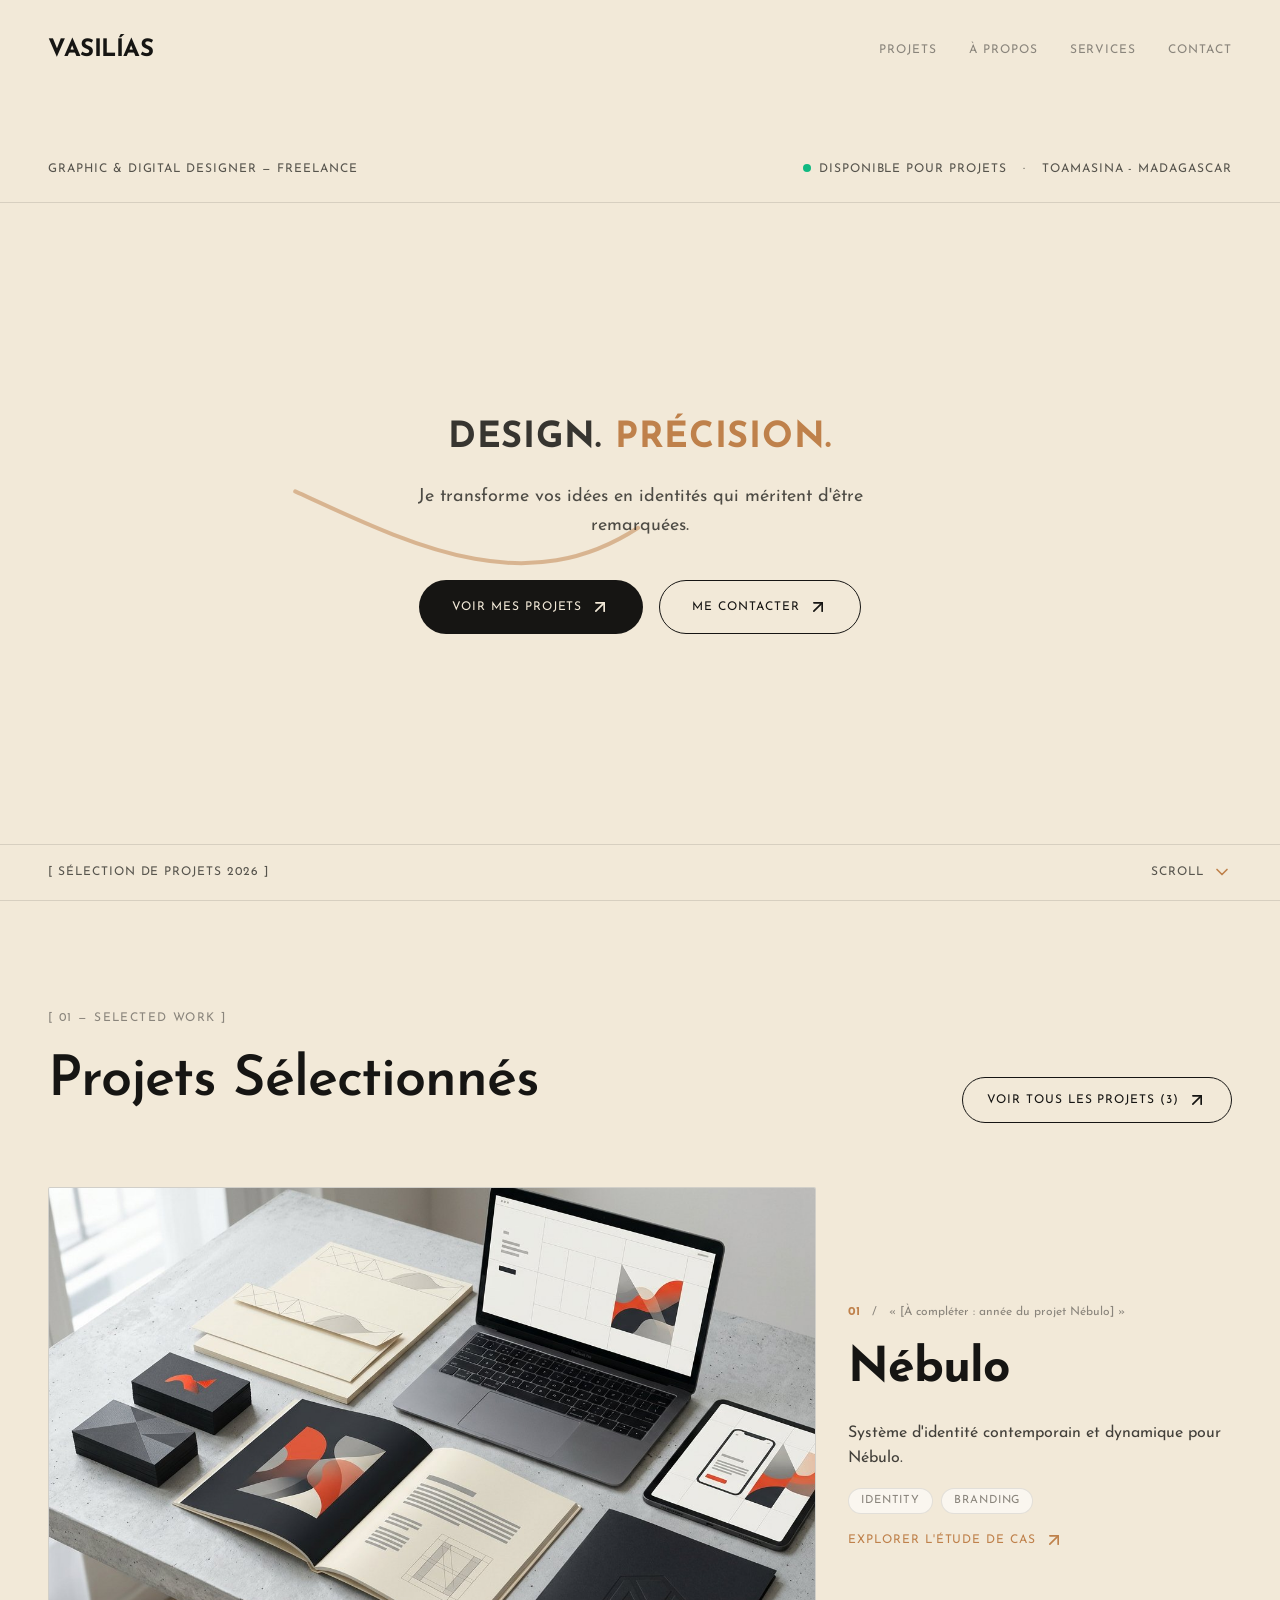
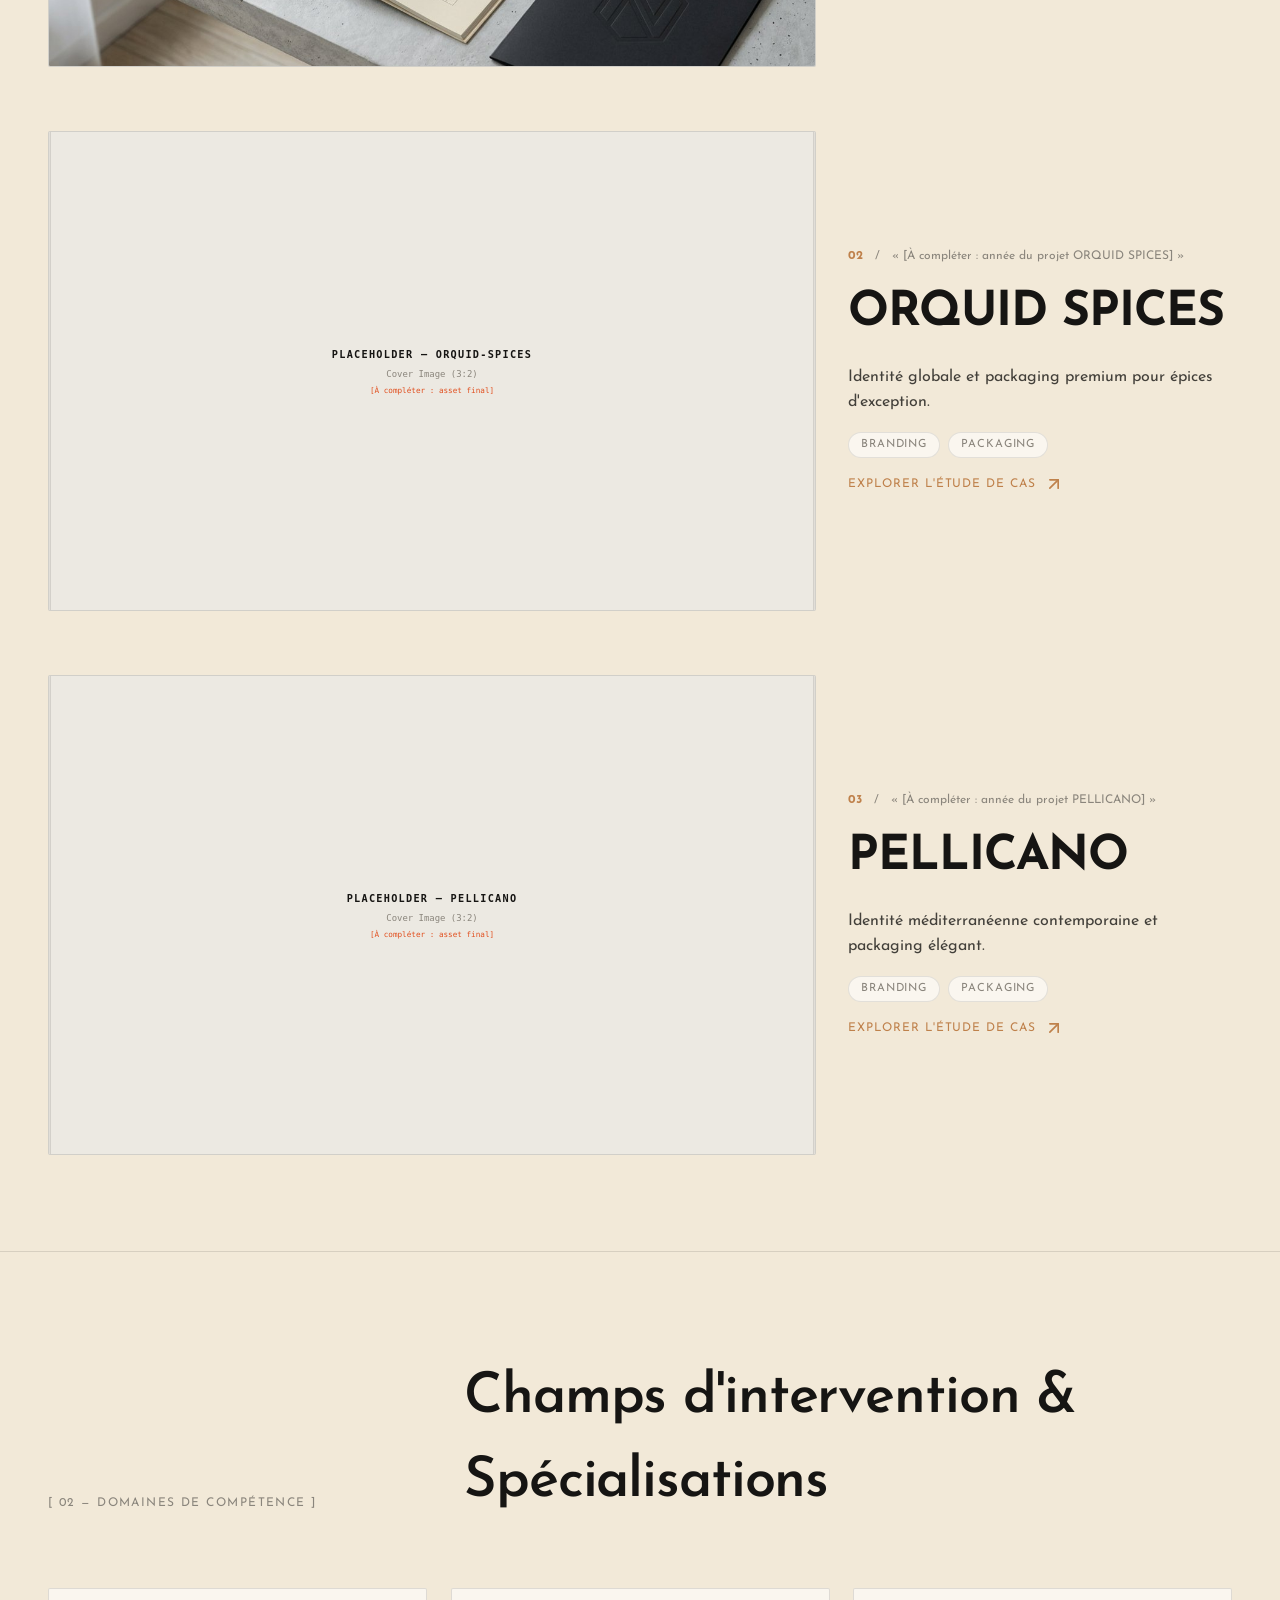
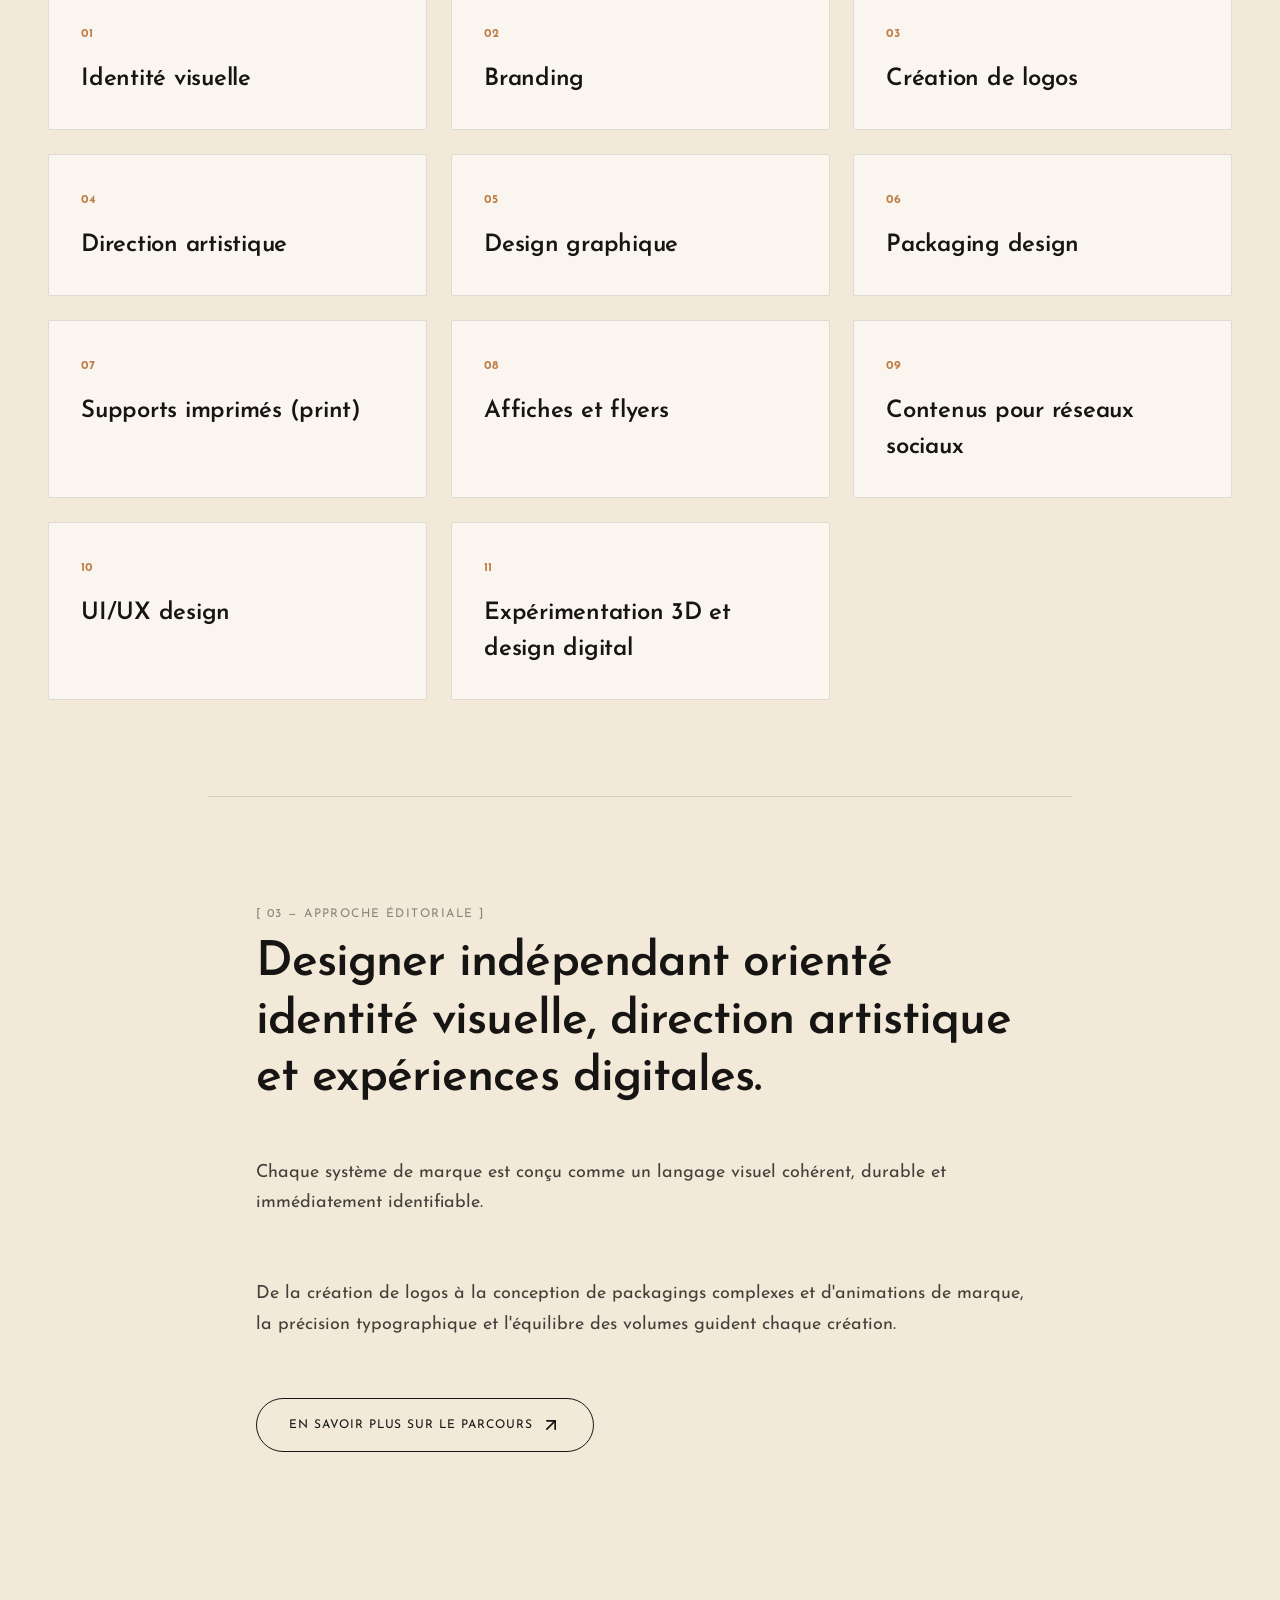
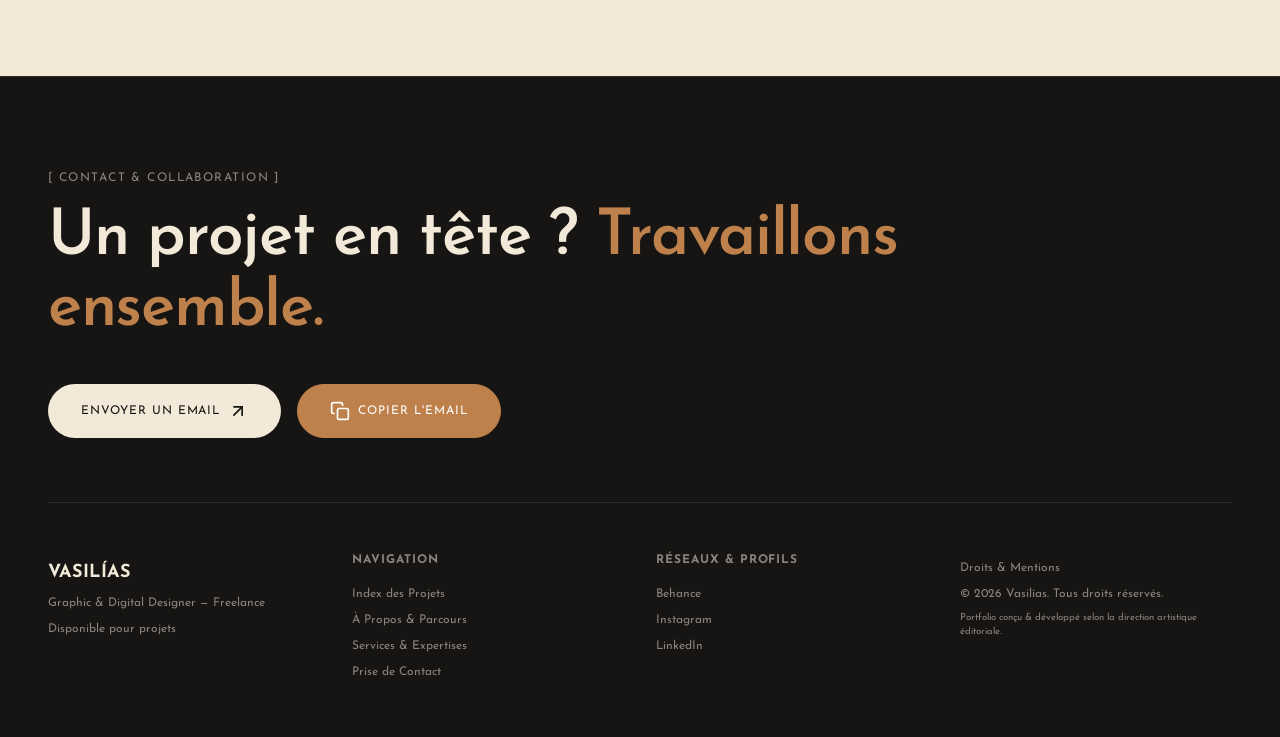
<file: index.html>
<!DOCTYPE html>
<html lang="fr">
<head>
  <meta charset="UTF-8">
  <meta name="viewport" content="width=device-width, initial-scale=1.0">
  <title>Vasilías — Graphic &amp; Digital Designer</title>
  <meta name="description" content="Portfolio de Vasilías, Graphic &amp; Digital Designer freelance. Identités visuelles, branding, packaging et design digital.">
  <link rel="icon" href="favicon.svg" type="image/svg+xml">
  <link rel="preconnect" href="https://fonts.googleapis.com">
  <link rel="preconnect" href="https://fonts.gstatic.com" crossorigin>
  <link href="https://fonts.googleapis.com/css2?family=Josefin+Sans:wght@400;500;600;700&display=swap" rel="stylesheet">
  <link rel="stylesheet" href="css/style.css?v=30">
</head>
<body>

  <!-- Preloader -->
  <div class="preloader"><h1>Vasilías</h1></div>

  <!-- Header -->
  <header class="site-header">
    <div class="container site-header-inner">
      <a href="index.html" class="wordmark">Vasilías</a>
      <nav class="nav-desktop">
        <a href="work.html">Projets</a>
        <a href="about.html">À Propos</a>
        <a href="services.html">Services</a>
        <a href="contact.html">Contact</a>
      </nav>
      <button class="menu-btn" id="menuOpenBtn" aria-label="Ouvrir le menu">
        <svg class="ico" viewBox="0 0 24 24" fill="none" stroke="#161513" stroke-width="2" stroke-linecap="round"><line x1="4" y1="6" x2="20" y2="6"/><line x1="4" y1="12" x2="20" y2="12"/><line x1="4" y1="18" x2="20" y2="18"/></svg>
      </button>
    </div>
  </header>

  <!-- Mobile Menu Overlay -->
  <div class="menu-overlay" id="menuOverlay">
    <div class="menu-top">
      <a href="index.html" class="wordmark">Vasilías</a>
      <button class="menu-close" id="menuCloseBtn" aria-label="Fermer le menu">
        <svg class="ico" viewBox="0 0 24 24" fill="none" stroke="#F2E9D8" stroke-width="2" stroke-linecap="round"><line x1="18" y1="6" x2="6" y2="18"/><line x1="6" y1="6" x2="18" y2="18"/></svg>
      </button>
    </div>
    <nav class="menu-links">
      <a href="work.html">Projets</a>
      <a href="about.html">À Propos</a>
      <a href="services.html">Services</a>
      <a href="contact.html">Contact</a>
    </nav>
    <div class="menu-foot">
      <div>
        <p class="label">Positionnement</p>
        <p>Graphic &amp; Digital Designer — Freelance</p>
      </div>
      <div>
        <p class="label">Contact Direct</p>
        <a href="mailto:ericotlauranto34@gmail.com">ericotlauranto34@gmail.com</a>
      </div>
    </div>
  </div>

  <!-- Hero -->
  <section class="hero">
    <!-- Arrière-plan : animation du contour du logo -->
    <div class="hero-bg" aria-hidden="true">
      <svg viewBox="0 0 317.48 178.05" class="contour-svg" role="img" aria-label="Tracés abstraits">
        <defs>
          <linearGradient id="logoFade" x1="0" y1="0" x2="0" y2="1">
            <stop offset="0" stop-color="#fff" stop-opacity="0"/>
            <stop offset="0.18" stop-color="#fff" stop-opacity="1"/>
            <stop offset="0.82" stop-color="#fff" stop-opacity="1"/>
            <stop offset="1" stop-color="#fff" stop-opacity="0"/>
          </linearGradient>
          <mask id="logoMask">
            <rect x="0" y="0" width="317.48" height="178.05" fill="url(#logoFade)"/>
          </mask>
          <!-- Dégradé de fondu pour la queue du tracé (dissipation) -->
          <linearGradient id="cometFade" x1="-10" y1="0" x2="330" y2="0" gradientUnits="userSpaceOnUse">
            <stop offset="0" stop-color="#bf814b" stop-opacity="0"/>
            <stop offset="0.25" stop-color="#bf814b" stop-opacity="1"/>
            <stop offset="1" stop-color="#bf814b" stop-opacity="1"/>
          </linearGradient>
        </defs>
        <g mask="url(#logoMask)" fill="none" stroke="url(#cometFade)" stroke-width="1" stroke-linejoin="round" stroke-linecap="round">
          <!-- Tracé 1 : depuis la gauche -->
          <path d="M-10,90 C50,40 110,150 170,90 C230,40 280,140 330,80"
            stroke-dasharray="90 600" opacity="0">
            <animate attributeName="opacity" values="1;1;0;0" keyTimes="0;0.45;0.5;1" dur="30s" repeatCount="indefinite"/>
            <animate attributeName="stroke-dashoffset" values="0;-690;0" keyTimes="0;0.5;1" dur="30s" repeatCount="indefinite" calcMode="linear"/>
          </path>
          <!-- Tracé 2 : depuis la droite -->
          <path d="M330,50 C280,20 240,90 200,60 C160,30 120,80 80,45"
            stroke-dasharray="60 520" opacity="0">
            <animate attributeName="opacity" values="1;1;0;0" keyTimes="0;0.45;0.5;1" dur="30s" begin="3s" repeatCount="indefinite"/>
            <animate attributeName="stroke-dashoffset" values="0;-580;0" keyTimes="0;0.5;1" dur="30s" begin="3s" repeatCount="indefinite" calcMode="linear"/>
          </path>
          <!-- Tracé 3 : depuis la gauche -->
          <path d="M-10,160 C50,120 90,170 150,135 C210,100 250,150 330,110"
            stroke-dasharray="70 460" opacity="0">
            <animate attributeName="opacity" values="1;1;0;0" keyTimes="0;0.45;0.5;1" dur="30s" begin="6s" repeatCount="indefinite"/>
            <animate attributeName="stroke-dashoffset" values="0;-530;0" keyTimes="0;0.5;1" dur="30s" begin="6s" repeatCount="indefinite" calcMode="linear"/>
          </path>
          <!-- Tracé 4 : depuis la droite -->
          <path d="M330,160 C280,120 240,170 190,135 C140,100 90,160 40,125"
            stroke-dasharray="80 580" opacity="0">
            <animate attributeName="opacity" values="1;1;0;0" keyTimes="0;0.45;0.5;1" dur="30s" begin="9s" repeatCount="indefinite"/>
            <animate attributeName="stroke-dashoffset" values="0;-660;0" keyTimes="0;0.5;1" dur="30s" begin="9s" repeatCount="indefinite" calcMode="linear"/>
          </path>
          <!-- Tracé 5 : depuis la gauche -->
          <path d="M-10,45 C40,80 90,20 150,60 C210,95 260,35 330,75"
            stroke-dasharray="50 400" opacity="0">
            <animate attributeName="opacity" values="1;1;0;0" keyTimes="0;0.45;0.5;1" dur="30s" begin="12s" repeatCount="indefinite"/>
            <animate attributeName="stroke-dashoffset" values="0;-450;0" keyTimes="0;0.5;1" dur="30s" begin="12s" repeatCount="indefinite" calcMode="linear"/>
          </path>
          <!-- Tracé 6 : depuis la droite -->
          <path d="M330,90 C270,40 210,140 150,90 C90,40 40,140 -10,100"
            stroke-dasharray="85 620" opacity="0">
            <animate attributeName="opacity" values="1;1;0;0" keyTimes="0;0.45;0.5;1" dur="30s" begin="15s" repeatCount="indefinite"/>
            <animate attributeName="stroke-dashoffset" values="0;-705;0" keyTimes="0;0.5;1" dur="30s" begin="15s" repeatCount="indefinite" calcMode="linear"/>
          </path>
          <!-- Tracé 7 : depuis la gauche -->
          <path d="M-10,130 C40,160 90,110 150,150 C210,175 250,120 317,140"
            stroke-dasharray="45 420" opacity="0">
            <animate attributeName="opacity" values="1;1;0;0" keyTimes="0;0.45;0.5;1" dur="30s" begin="18s" repeatCount="indefinite"/>
            <animate attributeName="stroke-dashoffset" values="0;-465;0" keyTimes="0;0.5;1" dur="30s" begin="18s" repeatCount="indefinite" calcMode="linear"/>
          </path>
          <!-- Tracé 8 : depuis la droite -->
          <path d="M330,30 C280,60 240,10 200,45 C160,75 120,30 80,60"
            stroke-dasharray="45 400" opacity="0">
            <animate attributeName="opacity" values="1;1;0;0" keyTimes="0;0.45;0.5;1" dur="30s" begin="21s" repeatCount="indefinite"/>
            <animate attributeName="stroke-dashoffset" values="0;-445;0" keyTimes="0;0.5;1" dur="30s" begin="21s" repeatCount="indefinite" calcMode="linear"/>
          </path>
          <!-- Tracé 9 : depuis la gauche -->
          <path d="M-10,70 C40,40 90,120 150,70 C210,30 260,110 330,60"
            stroke-dasharray="50 430" opacity="0">
            <animate attributeName="opacity" values="1;1;0;0" keyTimes="0;0.45;0.5;1" dur="30s" begin="24s" repeatCount="indefinite"/>
            <animate attributeName="stroke-dashoffset" values="0;-480;0" keyTimes="0;0.5;1" dur="30s" begin="24s" repeatCount="indefinite" calcMode="linear"/>
          </path>
        </g>
      </svg>
    </div>

    <div class="hero-inner">
      <div class="hero-meta font-mono-custom">
        <div class="hero-pad" style="display:flex;flex-wrap:wrap;align-items:center;justify-content:space-between;gap:1rem;width:100%;">
          <span>Graphic &amp; Digital Designer — Freelance</span>
          <div style="display:flex;gap:1rem;align-items:center;">
            <span><span class="dot"></span>Disponible pour projets</span>
            <span>·</span>
            <span>Toamasina - Madagascar</span>
          </div>
        </div>
      </div>

      <div class="hero-main hero-centered">
        <div>
          <p class="hero-sub reveal reveal-up">Design. <span id="cycleWord">Précision.</span></p>
          <p class="hero-sub-note reveal reveal-up">Je transforme vos idées en identités qui méritent d'être remarquées.</p>
          <div class="hero-cta reveal reveal-left">
            <a href="work.html" class="btn btn-dark">Voir mes projets <svg class="ico" viewBox="0 0 24 24" fill="none" stroke="currentColor" stroke-width="2" stroke-linecap="round" stroke-linejoin="round"><line x1="7" y1="17" x2="17" y2="7"/><polyline points="7 7 17 7 17 17"/></svg></a>
            <a href="contact.html" class="btn btn-outline">Me contacter <svg class="ico" viewBox="0 0 24 24" fill="none" stroke="currentColor" stroke-width="2" stroke-linecap="round" stroke-linejoin="round"><line x1="7" y1="17" x2="17" y2="7"/><polyline points="7 7 17 7 17 17"/></svg></a>
          </div>
        </div>
      </div>

      <div class="hero-scroll font-mono-custom">
        <div class="hero-pad" style="display:flex;align-items:center;justify-content:space-between;gap:1rem;width:100%;">
          <span>[ SÉLECTION DE PROJETS 2026 ]</span>
          <div class="bounce" style="display:flex;gap:0.5rem;align-items:center;">
            <span>Scroll</span>
            <svg class="ico" viewBox="0 0 24 24" fill="none" stroke="#BF814B" stroke-width="2" stroke-linecap="round" stroke-linejoin="round"><polyline points="6 9 12 15 18 9"/></svg>
          </div>
        </div>
      </div>
    </div>
  </section>

  <!-- Selected Work -->
  <section class="section">
    <div class="section-head reveal reveal-right">
      <div>
        <p class="eyebrow">[ 01 — SELECTED WORK ]</p>
        <h2 class="section-title">Projets Sélectionnés</h2>
      </div>
      <a href="work.html" class="btn btn-outline" style="padding:0.75rem 1.5rem;">Voir tous les projets (3) <svg class="ico" viewBox="0 0 24 24" fill="none" stroke="currentColor" stroke-width="2" stroke-linecap="round" stroke-linejoin="round"><line x1="7" y1="17" x2="17" y2="7"/><polyline points="7 7 17 7 17 17"/></svg></a>
    </div>

    <div class="selected-list">
      <!-- Nébulo -->
      <a class="selected-item reveal reveal-down" href="work-nebulo.html">
        <div class="selected-media"><img src="assets/projects/nebulo/cover.jpg" alt="Vignette du projet Nébulo"></div>
        <div>
          <div class="selected-meta"><span class="num">01</span><span>/</span><span>« [À compléter : année du projet Nébulo] »</span></div>
          <h3 class="selected-title">Nébulo</h3>
          <p class="selected-tagline">Système d'identité contemporain et dynamique pour Nébulo.</p>
          <div class="selected-cats"><span>Identity</span><span>Branding</span></div>
          <div class="selected-cta">Explorer l'étude de cas <svg class="ico" viewBox="0 0 24 24" fill="none" stroke="currentColor" stroke-width="2" stroke-linecap="round" stroke-linejoin="round"><line x1="7" y1="17" x2="17" y2="7"/><polyline points="7 7 17 7 17 17"/></svg></div>
        </div>
      </a>

      <!-- ORQUID SPICES -->
      <a class="selected-item reveal reveal-zoom" href="work-orquid-spices.html">
        <div class="selected-media"><img src="assets/projects/orquid-spices/cover.svg" alt="Vignette du packaging ORQUID SPICES"></div>
        <div>
          <div class="selected-meta"><span class="num">02</span><span>/</span><span>« [À compléter : année du projet ORQUID SPICES] »</span></div>
          <h3 class="selected-title">ORQUID SPICES</h3>
          <p class="selected-tagline">Identité globale et packaging premium pour épices d'exception.</p>
          <div class="selected-cats"><span>Branding</span><span>Packaging</span></div>
          <div class="selected-cta">Explorer l'étude de cas <svg class="ico" viewBox="0 0 24 24" fill="none" stroke="currentColor" stroke-width="2" stroke-linecap="round" stroke-linejoin="round"><line x1="7" y1="17" x2="17" y2="7"/><polyline points="7 7 17 7 17 17"/></svg></div>
        </div>
      </a>

      <!-- PELLICANO -->
      <a class="selected-item reveal reveal-fade" href="work-pellicano.html">
        <div class="selected-media"><img src="assets/projects/pellicano/cover.svg" alt="Vignette du projet PELLICANO"></div>
        <div>
          <div class="selected-meta"><span class="num">03</span><span>/</span><span>« [À compléter : année du projet PELLICANO] »</span></div>
          <h3 class="selected-title">PELLICANO</h3>
          <p class="selected-tagline">Identité méditerranéenne contemporaine et packaging élégant.</p>
          <div class="selected-cats"><span>Branding</span><span>Packaging</span></div>
          <div class="selected-cta">Explorer l'étude de cas <svg class="ico" viewBox="0 0 24 24" fill="none" stroke="currentColor" stroke-width="2" stroke-linecap="round" stroke-linejoin="round"><line x1="7" y1="17" x2="17" y2="7"/><polyline points="7 7 17 7 17 17"/></svg></div>
        </div>
      </a>
    </div>
  </section>

  <!-- Expertise List -->
  <section class="section">
    <div class="section-head reveal reveal-zoom-out">
      <p class="eyebrow">[ 02 — DOMAINES DE COMPÉTENCE ]</p>
      <h2 class="section-title" style="max-width:48rem;">Champs d'intervention &amp; Spécialisations</h2>
    </div>
    <div class="exp-grid">
      <div class="exp-card reveal reveal-left"><span class="exp-num">01</span><h3 class="exp-title">Identité visuelle</h3></div>
      <div class="exp-card reveal reveal-right"><span class="exp-num">02</span><h3 class="exp-title">Branding</h3></div>
      <div class="exp-card reveal reveal-up"><span class="exp-num">03</span><h3 class="exp-title">Création de logos</h3></div>
      <div class="exp-card reveal reveal-up"><span class="exp-num">04</span><h3 class="exp-title">Direction artistique</h3></div>
      <div class="exp-card reveal reveal-left"><span class="exp-num">05</span><h3 class="exp-title">Design graphique</h3></div>
      <div class="exp-card reveal reveal-right"><span class="exp-num">06</span><h3 class="exp-title">Packaging design</h3></div>
      <div class="exp-card reveal reveal-down"><span class="exp-num">07</span><h3 class="exp-title">Supports imprimés (print)</h3></div>
      <div class="exp-card reveal reveal-zoom"><span class="exp-num">08</span><h3 class="exp-title">Affiches et flyers</h3></div>
      <div class="exp-card reveal reveal-fade"><span class="exp-num">09</span><h3 class="exp-title">Contenus pour réseaux sociaux</h3></div>
      <div class="exp-card reveal reveal-zoom-out"><span class="exp-num">10</span><h3 class="exp-title">UI/UX design</h3></div>
      <div class="exp-card reveal reveal-left"><span class="exp-num">11</span><h3 class="exp-title">Expérimentation 3D et design digital</h3></div>
    </div>
  </section>

  <!-- Intro -->
  <section class="section intro-max">
    <div class="reveal reveal-right">
      <p class="eyebrow">[ 03 — APPROCHE ÉDITORIALE ]</p>
      <h2 class="intro-title">Designer indépendant orienté identité visuelle, direction artistique et expériences digitales.</h2>
      <div class="intro-body">
        <p>Chaque système de marque est conçu comme un langage visuel cohérent, durable et immédiatement identifiable.</p>
        <p>De la création de logos à la conception de packagings complexes et d'animations de marque, la précision typographique et l'équilibre des volumes guident chaque création.</p>
      </div>
      <div class="intro-action">
        <a href="about.html" class="btn btn-outline">En savoir plus sur le parcours <svg class="ico" viewBox="0 0 24 24" fill="none" stroke="currentColor" stroke-width="2" stroke-linecap="round" stroke-linejoin="round"><line x1="7" y1="17" x2="17" y2="7"/><polyline points="7 7 17 7 17 17"/></svg></a>
      </div>
    </div>
  </section>

  <!-- Footer -->
  <footer class="site-footer">
    <div class="container">
      <div class="footer-cta">
        <p class="eyebrow" style="color:#8A857C;margin-bottom:1rem;">[ Contact &amp; Collaboration ]</p>
        <h2>Un projet en tête ? <span class="accent">Travaillons ensemble.</span></h2>
        <div class="footer-btns">
          <a class="btn btn-light" style="background:#F2E9D8;color:#161513;" href="mailto:ericotlauranto34@gmail.com">Envoyer un email <svg class="ico" viewBox="0 0 24 24" fill="none" stroke="currentColor" stroke-width="2" stroke-linecap="round" stroke-linejoin="round"><line x1="7" y1="17" x2="17" y2="7"/><polyline points="7 7 17 7 17 17"/></svg></a>
          <button class="btn btn-copy" id="copyEmailFooter" data-copied="Adresse copiée"><span id="emailFooter" style="display:none;">ericotlauranto34@gmail.com</span><svg class="ico" viewBox="0 0 24 24" fill="none" stroke="currentColor" stroke-width="2" stroke-linecap="round" stroke-linejoin="round"><rect x="9" y="9" width="13" height="13" rx="2"/><path d="M5 15H4a2 2 0 0 1-2-2V4a2 2 0 0 1 2-2h9a2 2 0 0 1 2 2v1"/></svg><span>Copier l'email</span></button>
        </div>
      </div>

      <div class="footer-grid">
        <div>
          <p class="brand">Vasilías</p>
          <p>Graphic &amp; Digital Designer — Freelance</p>
          <p>Disponible pour projets</p>
        </div>
        <div>
          <h4>Navigation</h4>
          <ul>
            <li><a href="work.html">Index des Projets</a></li>
            <li><a href="about.html">À Propos &amp; Parcours</a></li>
            <li><a href="services.html">Services &amp; Expertises</a></li>
            <li><a href="contact.html">Prise de Contact</a></li>
          </ul>
        </div>
        <div>
          <h4>Réseaux &amp; Profils</h4>
          <ul>
            <li><a href="https://www.behance.net/ericot1" target="_blank" rel="noopener noreferrer">Behance</a></li>
            <li><a href="https://www.instagram.com/ericot.vasilias/" target="_blank" rel="noopener noreferrer">Instagram</a></li>
            <li><a href="https://www.linkedin.com/in/ericot-lauranto-5807a8360?utm_source=share_via&amp;utm_content=profile&amp;utm_medium=member_android" target="_blank" rel="noopener noreferrer">LinkedIn</a></li>
          </ul>
        </div>
        <div class="legal">
          <p>Droits &amp; Mentions</p>
          <p>© <span id="year"></span> Vasilías. Tous droits réservés.</p>
          <p class="small">Portfolio conçu &amp; développé selon la direction artistique éditoriale.</p>
        </div>
      </div>
    </div>
  </footer>

  <script>document.getElementById('year').textContent = new Date().getFullYear();</script>
  <script src="js/main.js?v=31"></script>
</body>
</html>
</file>
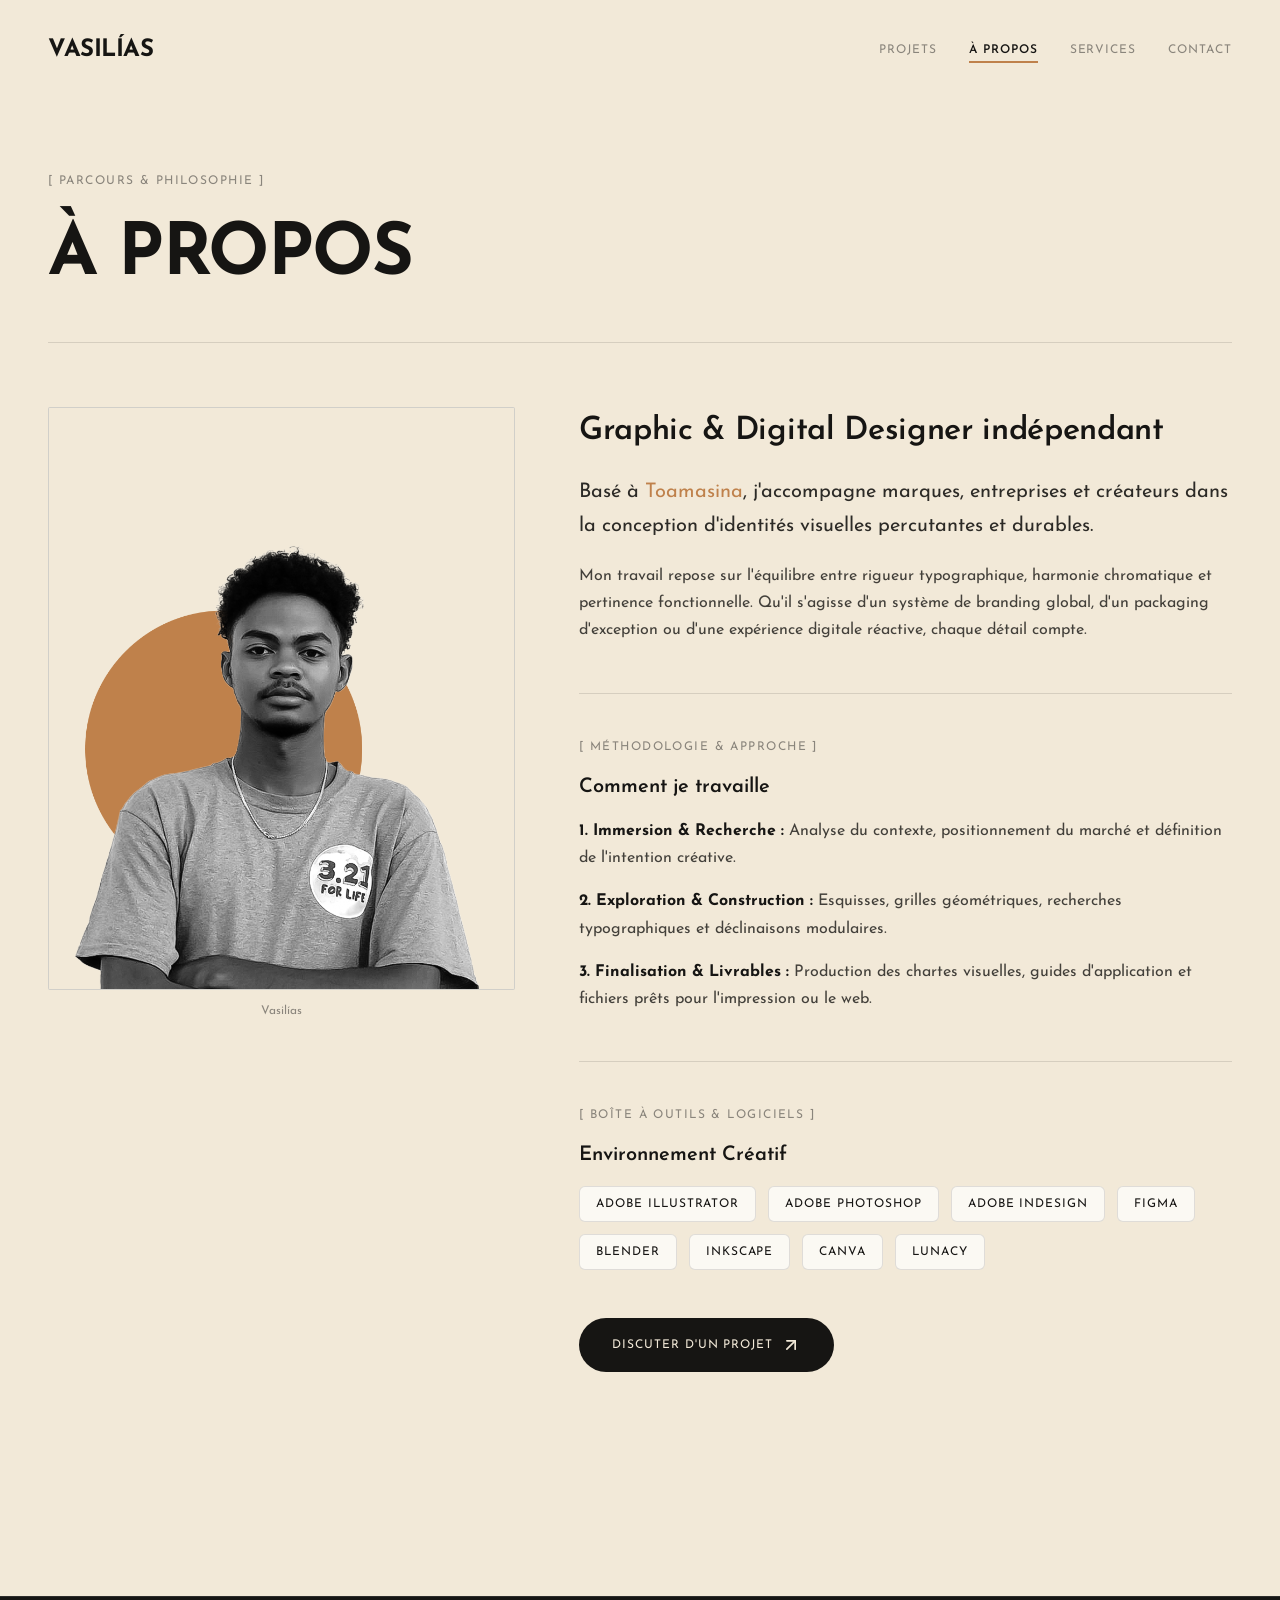
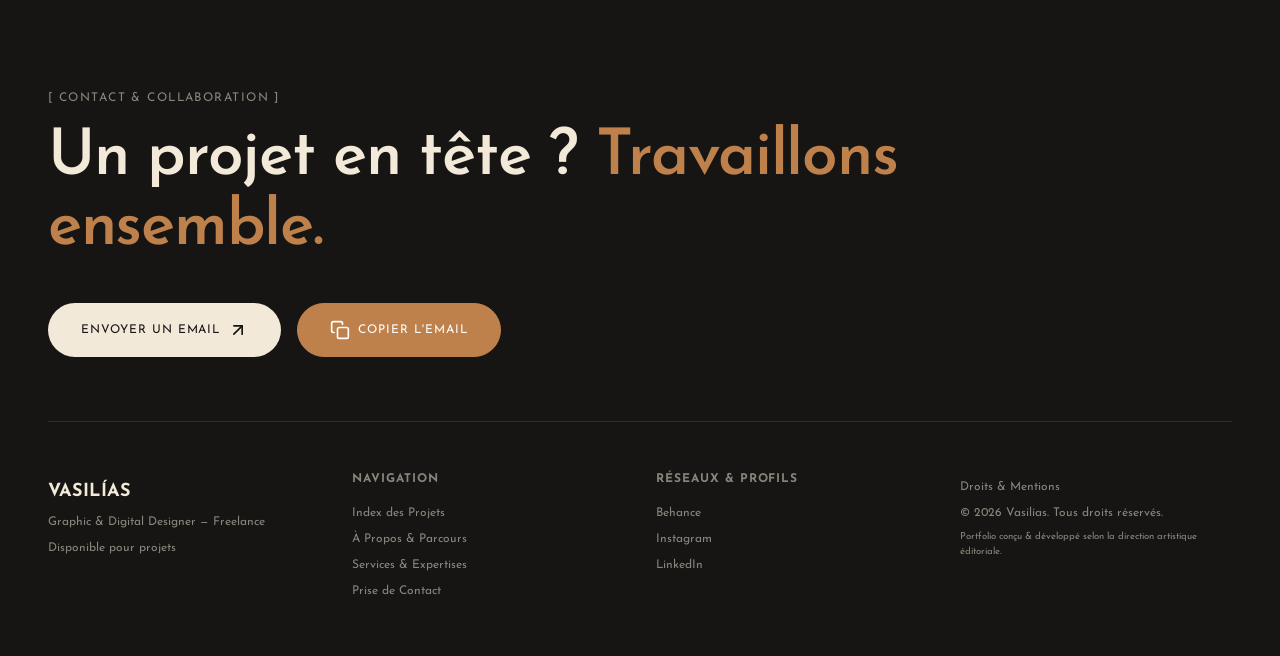
<file: about.html>
<!DOCTYPE html>
<html lang="fr">
<head>
  <meta charset="UTF-8">
  <meta name="viewport" content="width=device-width, initial-scale=1.0">
  <title>À Propos — Vasilías</title>
  <meta name="description" content="Découvrez le parcours, l'approche créative et les outils de Vasilías, Graphic & Digital Designer.">
  <link rel="icon" href="favicon.svg" type="image/svg+xml">
  <link rel="preconnect" href="https://fonts.googleapis.com">
  <link rel="preconnect" href="https://fonts.gstatic.com" crossorigin>
  <link href="https://fonts.googleapis.com/css2?family=Josefin+Sans:wght@400;500;600;700&display=swap" rel="stylesheet">
  <link rel="stylesheet" href="css/style.css?v=30">
</head>
<body>

  <div class="preloader"><h1>Vasilías</h1></div>

  <header class="site-header">
    <div class="container site-header-inner">
      <a href="index.html" class="wordmark">Vasilías</a>
      <nav class="nav-desktop">
        <a href="work.html">Projets</a>
        <a href="about.html" class="active">À Propos</a>
        <a href="services.html">Services</a>
        <a href="contact.html">Contact</a>
      </nav>
      <button class="menu-btn" id="menuOpenBtn" aria-label="Ouvrir le menu">
        <svg class="ico" viewBox="0 0 24 24" fill="none" stroke="#161513" stroke-width="2" stroke-linecap="round"><line x1="4" y1="6" x2="20" y2="6"/><line x1="4" y1="12" x2="20" y2="12"/><line x1="4" y1="18" x2="20" y2="18"/></svg>
      </button>
    </div>
  </header>

  <div class="menu-overlay" id="menuOverlay">
    <div class="menu-top">
      <a href="index.html" class="wordmark">Vasilías</a>
      <button class="menu-close" id="menuCloseBtn" aria-label="Fermer le menu">
        <svg class="ico" viewBox="0 0 24 24" fill="none" stroke="#F2E9D8" stroke-width="2" stroke-linecap="round"><line x1="18" y1="6" x2="6" y2="18"/><line x1="6" y1="6" x2="18" y2="18"/></svg>
      </button>
    </div>
    <nav class="menu-links">
      <a href="index.html">Accueil</a>
      <a href="work.html">Projets</a>
      <a href="about.html" class="active">À Propos</a>
      <a href="services.html">Services</a>
      <a href="contact.html">Contact</a>
    </nav>
    <div class="menu-foot">
      <div><p class="label">Positionnement</p><p>Graphic &amp; Digital Designer — Freelance</p></div>
      <div><p class="label">Contact Direct</p><a href="mailto:ericotlauranto34@gmail.com">ericotlauranto34@gmail.com</a></div>
    </div>
  </div>

  <div class="page">
    <div class="reveal reveal-up">
      <p class="eyebrow">[ PARCOURS &amp; PHILOSOPHIE ]</p>
      <h1 class="page-title">À Propos</h1>
    </div>

    <div class="about-grid">
      <div class="reveal reveal-left">
        <div class="about-portrait"><img src="assets/linkedin-photo.png" alt="Portrait de Vasilías"></div>
        <p class="about-portrait-caption">Vasilías</p>
      </div>

      <div>
        <div class="reveal reveal-right">
          <h2 class="about-h2">Graphic &amp; Digital Designer indépendant</h2>
          <p class="about-body-lg">Basé à <span class="text-accent" style="font-family:'Josefin Sans',sans-serif;">Toamasina</span>, j'accompagne marques, entreprises et créateurs dans la conception d'identités visuelles percutantes et durables.</p>
          <p class="about-body" style="margin-top:1rem;">Mon travail repose sur l'équilibre entre rigueur typographique, harmonie chromatique et pertinence fonctionnelle. Qu'il s'agisse d'un système de branding global, d'un packaging d'exception ou d'une expérience digitale réactive, chaque détail compte.</p>
        </div>

        <div class="about-section border reveal reveal-down">
          <p class="eyebrow" style="margin-bottom:1rem;">[ MÉTHODOLOGIE &amp; APPROCHE ]</p>
          <h3 class="about-h3">Comment je travaille</h3>
          <div class="about-body">
            <p><strong>1. Immersion &amp; Recherche :</strong> Analyse du contexte, positionnement du marché et définition de l'intention créative.</p>
            <p><strong>2. Exploration &amp; Construction :</strong> Esquisses, grilles géométriques, recherches typographiques et déclinaisons modulaires.</p>
            <p><strong>3. Finalisation &amp; Livrables :</strong> Production des chartes visuelles, guides d'application et fichiers prêts pour l'impression ou le web.</p>
          </div>
        </div>

        <div class="about-section border reveal reveal-zoom">
          <p class="eyebrow" style="margin-bottom:1rem;">[ BOÎTE À OUTILS &amp; LOGICIELS ]</p>
          <h3 class="about-h3">Environnement Créatif</h3>
          <div class="about-tools"><span>Adobe Illustrator</span><span>Adobe Photoshop</span><span>Adobe InDesign</span><span>Figma</span><span>Blender</span><span>Inkscape</span><span>Canva</span><span>Lunacy</span></div>
        </div>

        <div class="about-section reveal reveal-fade">
          <a href="contact.html" class="btn btn-dark">Discuter d'un projet <svg class="ico" viewBox="0 0 24 24" fill="none" stroke="currentColor" stroke-width="2" stroke-linecap="round" stroke-linejoin="round"><line x1="7" y1="17" x2="17" y2="7"/><polyline points="7 7 17 7 17 17"/></svg></a>
        </div>
      </div>
    </div>
  </div>

  <footer class="site-footer">
    <div class="container">
      <div class="footer-cta">
        <p class="eyebrow" style="color:#8A857C;margin-bottom:1rem;">[ Contact &amp; Collaboration ]</p>
        <h2>Un projet en tête ? <span class="accent">Travaillons ensemble.</span></h2>
        <div class="footer-btns">
          <a class="btn btn-light" style="background:#F2E9D8;color:#161513;" href="mailto:ericotlauranto34@gmail.com">Envoyer un email <svg class="ico" viewBox="0 0 24 24" fill="none" stroke="currentColor" stroke-width="2" stroke-linecap="round" stroke-linejoin="round"><line x1="7" y1="17" x2="17" y2="7"/><polyline points="7 7 17 7 17 17"/></svg></a>
          <button class="btn btn-copy" id="copyEmailFooter" data-copied="Adresse copiée"><span id="emailFooter" style="display:none;">ericotlauranto34@gmail.com</span><svg class="ico" viewBox="0 0 24 24" fill="none" stroke="currentColor" stroke-width="2" stroke-linecap="round" stroke-linejoin="round"><rect x="9" y="9" width="13" height="13" rx="2"/><path d="M5 15H4a2 2 0 0 1-2-2V4a2 2 0 0 1 2-2h9a2 2 0 0 1 2 2v1"/></svg><span>Copier l'email</span></button>
        </div>
      </div>
      <div class="footer-grid">
        <div><p class="brand">Vasilías</p><p>Graphic &amp; Digital Designer — Freelance</p><p>Disponible pour projets</p></div>
        <div><h4>Navigation</h4><ul><li><a href="work.html">Index des Projets</a></li><li><a href="about.html">À Propos &amp; Parcours</a></li><li><a href="services.html">Services &amp; Expertises</a></li><li><a href="contact.html">Prise de Contact</a></li></ul></div>
        <div><h4>Réseaux &amp; Profils</h4><ul><li><a href="https://www.behance.net/ericot1" target="_blank" rel="noopener noreferrer">Behance</a></li><li><a href="https://www.instagram.com/ericot.vasilias/" target="_blank" rel="noopener noreferrer">Instagram</a></li><li><a href="https://www.linkedin.com/in/ericot-lauranto-5807a8360?utm_source=share_via&amp;utm_content=profile&amp;utm_medium=member_android" target="_blank" rel="noopener noreferrer">LinkedIn</a></li></ul></div>
        <div class="legal"><p>Droits &amp; Mentions</p><p>© <span id="year"></span> Vasilías. Tous droits réservés.</p><p class="small">Portfolio conçu &amp; développé selon la direction artistique éditoriale.</p></div>
      </div>
    </div>
  </footer>

  <script>document.getElementById('year').textContent = new Date().getFullYear();</script>
  <script src="js/main.js?v=31"></script>
</body>
</html>
</file>
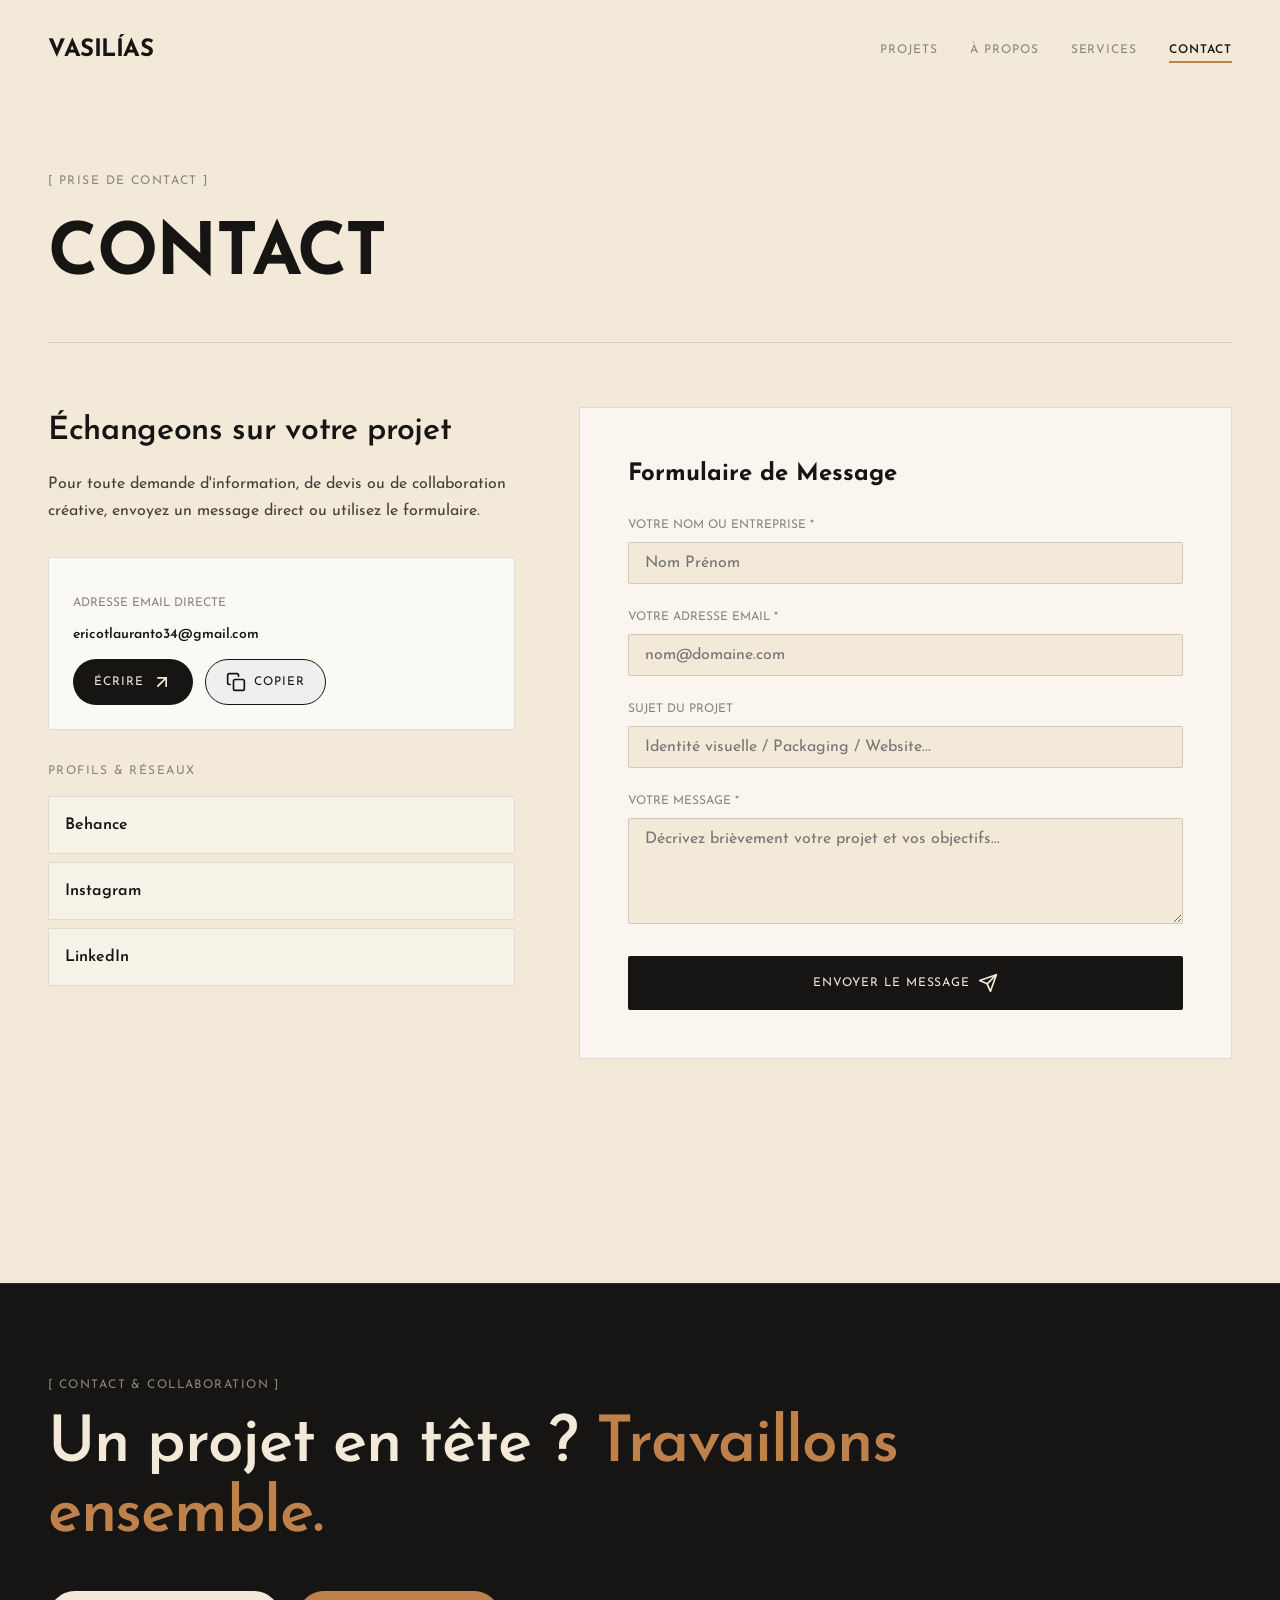
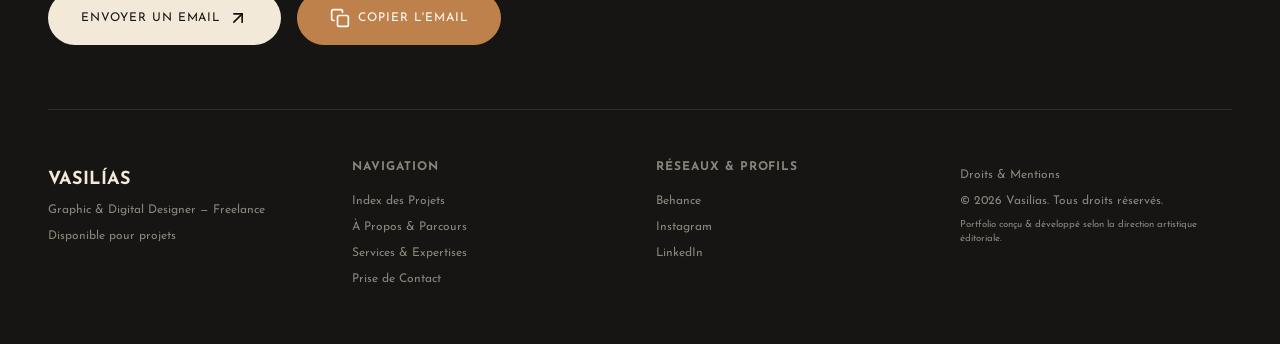
<file: contact.html>
<!DOCTYPE html>
<html lang="fr">
<head>
  <meta charset="UTF-8">
  <meta name="viewport" content="width=device-width, initial-scale=1.0">
  <title>Contact — Vasilías</title>
  <meta name="description" content="Contactez Vasilías, Graphic &amp; Digital Designer, pour toute demande d'information, de devis ou de collaboration créative.">
  <link rel="icon" href="favicon.svg" type="image/svg+xml">
  <link rel="preconnect" href="https://fonts.googleapis.com">
  <link rel="preconnect" href="https://fonts.gstatic.com" crossorigin>
  <link href="https://fonts.googleapis.com/css2?family=Josefin+Sans:wght@400;500;600;700&display=swap" rel="stylesheet">
  <link rel="stylesheet" href="css/style.css?v=30">
</head>
<body>

  <div class="preloader"><h1>Vasilías</h1></div>

  <header class="site-header">
    <div class="container site-header-inner">
      <a href="index.html" class="wordmark">Vasilías</a>
      <nav class="nav-desktop">
        <a href="work.html">Projets</a>
        <a href="about.html">À Propos</a>
        <a href="services.html">Services</a>
        <a href="contact.html" class="active">Contact</a>
      </nav>
      <button class="menu-btn" id="menuOpenBtn" aria-label="Ouvrir le menu">
        <svg class="ico" viewBox="0 0 24 24" fill="none" stroke="#161513" stroke-width="2" stroke-linecap="round"><line x1="4" y1="6" x2="20" y2="6"/><line x1="4" y1="12" x2="20" y2="12"/><line x1="4" y1="18" x2="20" y2="18"/></svg>
      </button>
    </div>
  </header>

  <div class="menu-overlay" id="menuOverlay">
    <div class="menu-top">
      <a href="index.html" class="wordmark">Vasilías</a>
      <button class="menu-close" id="menuCloseBtn" aria-label="Fermer le menu">
        <svg class="ico" viewBox="0 0 24 24" fill="none" stroke="#F2E9D8" stroke-width="2" stroke-linecap="round"><line x1="18" y1="6" x2="6" y2="18"/><line x1="6" y1="6" x2="18" y2="18"/></svg>
      </button>
    </div>
    <nav class="menu-links">
      <a href="index.html">Accueil</a>
      <a href="work.html">Projets</a>
      <a href="about.html">À Propos</a>
      <a href="services.html">Services</a>
      <a href="contact.html" class="active">Contact</a>
    </nav>
    <div class="menu-foot">
      <div><p class="label">Positionnement</p><p>Graphic &amp; Digital Designer — Freelance</p></div>
      <div><p class="label">Contact Direct</p><a href="mailto:ericotlauranto34@gmail.com">ericotlauranto34@gmail.com</a></div>
    </div>
  </div>

  <div class="page">
    <div class="reveal reveal-up">
      <p class="eyebrow">[ PRISE DE CONTACT ]</p>
      <h1 class="page-title">Contact</h1>
    </div>

    <div class="contact-grid">
      <div>
        <div class="reveal reveal-left">
          <h2 class="about-h2">Échangeons sur votre projet</h2>
          <p class="contact-intro">Pour toute demande d'information, de devis ou de collaboration créative, envoyez un message direct ou utilisez le formulaire.</p>
        </div>

        <div class="mail-box reveal reveal-right">
          <p class="k">Adresse Email Directe</p>
          <p class="v" id="emailContact">ericotlauranto34@gmail.com</p>
          <div class="mail-actions">
            <a class="btn btn-dark" style="padding:0.75rem 1.25rem;" href="mailto:ericotlauranto34@gmail.com">Écrire <svg class="ico" viewBox="0 0 24 24" fill="none" stroke="currentColor" stroke-width="2" stroke-linecap="round" stroke-linejoin="round"><line x1="7" y1="17" x2="17" y2="7"/><polyline points="7 7 17 7 17 17"/></svg></a>
            <button class="btn btn-outline" style="padding:0.75rem 1.25rem;" id="copyEmailContact" data-copied="Copié"><svg class="ico" viewBox="0 0 24 24" fill="none" stroke="currentColor" stroke-width="2" stroke-linecap="round" stroke-linejoin="round"><rect x="9" y="9" width="13" height="13" rx="2"/><path d="M5 15H4a2 2 0 0 1-2-2V4a2 2 0 0 1 2-2h9a2 2 0 0 1 2 2v1"/></svg><span>Copier</span></button>
          </div>
        </div>

        <div class="reveal reveal-down" style="margin-top:2rem;">
          <p class="eyebrow" style="margin-bottom:1rem;">Profils &amp; Réseaux</p>
          <div class="social-list"><a class="social-item" href="https://www.behance.net/ericot1" target="_blank" rel="noopener noreferrer"><span class="name">Behance</span></a><a class="social-item" href="https://www.instagram.com/ericot.vasilias/" target="_blank" rel="noopener noreferrer"><span class="name">Instagram</span></a><a class="social-item" href="https://www.linkedin.com/in/ericot-lauranto-5807a8360?utm_source=share_via&amp;utm_content=profile&amp;utm_medium=member_android" target="_blank" rel="noopener noreferrer"><span class="name">LinkedIn</span></a></div>
        </div>
      </div>

      <div class="reveal reveal-zoom">
        <div class="form-card">
          <form id="contactForm" action="https://formsubmit.co/ericotlauranto34@gmail.com" method="POST">
            <h3>Formulaire de Message</h3>
            <input type="hidden" name="_subject" value="Nouveau message depuis le portfolio Vasilías">
            <input type="hidden" name="_captcha" value="false">
            <input type="hidden" name="_template" value="table">
            <input type="text" name="_honey" style="display:none;" tabindex="-1" autocomplete="off">
            <div class="form-group">
              <label for="name">Votre Nom ou Entreprise *</label>
              <input type="text" id="name" name="name" required placeholder="Nom Prénom">
            </div>
            <div class="form-group">
              <label for="email">Votre Adresse Email *</label>
              <input type="email" id="email" name="email" required placeholder="nom@domaine.com">
            </div>
            <div class="form-group">
              <label for="subject">Sujet du Projet</label>
              <input type="text" id="subject" name="subject" placeholder="Identité visuelle / Packaging / Website...">
            </div>
            <div class="form-group">
              <label for="message">Votre Message *</label>
              <textarea id="message" name="message" rows="5" required placeholder="Décrivez brièvement votre projet et vos objectifs..."></textarea>
            </div>
            <button type="submit" class="btn btn-dark form-submit" id="submitBtn">Envoyer le message <svg class="ico" viewBox="0 0 24 24" fill="none" stroke="currentColor" stroke-width="2" stroke-linecap="round" stroke-linejoin="round"><line x1="22" y1="2" x2="11" y2="13"/><polygon points="22 2 15 22 11 13 2 9 22 2"/></svg></button>
            <p class="form-status" id="formError" style="display:none;margin-top:1rem;font-size:.875rem;color:#b91c1c;">Une erreur est survenue. Veuillez réessayer ou envoyer directement à ericotlauranto34@gmail.com.</p>
          </form>

          <div class="form-success hidden" id="formSuccess">
            <div class="check-circle"><svg class="ico" style="width:2rem;height:2rem;" viewBox="0 0 24 24" fill="none" stroke="currentColor" stroke-width="2" stroke-linecap="round" stroke-linejoin="round"><polyline points="20 6 9 17 4 12"/></svg></div>
            <h3>Message Envoyé</h3>
            <p>Merci pour votre message. Vous recevrez une réponse dans les plus brefs délais.</p>
            <button class="again" id="formAgain">Envoyer un autre message</button>
          </div>
        </div>
      </div>
    </div>
  </div>

  <footer class="site-footer">
    <div class="container">
      <div class="footer-cta">
        <p class="eyebrow" style="color:#8A857C;margin-bottom:1rem;">[ Contact &amp; Collaboration ]</p>
        <h2>Un projet en tête ? <span class="accent">Travaillons ensemble.</span></h2>
        <div class="footer-btns">
          <a class="btn btn-light" style="background:#F2E9D8;color:#161513;" href="mailto:ericotlauranto34@gmail.com">Envoyer un email <svg class="ico" viewBox="0 0 24 24" fill="none" stroke="currentColor" stroke-width="2" stroke-linecap="round" stroke-linejoin="round"><line x1="7" y1="17" x2="17" y2="7"/><polyline points="7 7 17 7 17 17"/></svg></a>
          <button class="btn btn-copy" id="copyEmailFooter" data-copied="Adresse copiée"><span id="emailFooter" style="display:none;">ericotlauranto34@gmail.com</span><svg class="ico" viewBox="0 0 24 24" fill="none" stroke="currentColor" stroke-width="2" stroke-linecap="round" stroke-linejoin="round"><rect x="9" y="9" width="13" height="13" rx="2"/><path d="M5 15H4a2 2 0 0 1-2-2V4a2 2 0 0 1 2-2h9a2 2 0 0 1 2 2v1"/></svg><span>Copier l'email</span></button>
        </div>
      </div>
      <div class="footer-grid">
        <div><p class="brand">Vasilías</p><p>Graphic &amp; Digital Designer — Freelance</p><p>Disponible pour projets</p></div>
        <div><h4>Navigation</h4><ul><li><a href="work.html">Index des Projets</a></li><li><a href="about.html">À Propos &amp; Parcours</a></li><li><a href="services.html">Services &amp; Expertises</a></li><li><a href="contact.html">Prise de Contact</a></li></ul></div>
        <div><h4>Réseaux &amp; Profils</h4><ul><li><a href="https://www.behance.net/ericot1" target="_blank" rel="noopener noreferrer">Behance</a></li><li><a href="https://www.instagram.com/ericot.vasilias/" target="_blank" rel="noopener noreferrer">Instagram</a></li><li><a href="https://www.linkedin.com/in/ericot-lauranto-5807a8360?utm_source=share_via&amp;utm_content=profile&amp;utm_medium=member_android" target="_blank" rel="noopener noreferrer">LinkedIn</a></li></ul></div>
        <div class="legal"><p>Droits &amp; Mentions</p><p>© <span id="year"></span> Vasilías. Tous droits réservés.</p><p class="small">Portfolio conçu &amp; développé selon la direction artistique éditoriale.</p></div>
      </div>
    </div>
  </footer>

  <script>document.getElementById('year').textContent = new Date().getFullYear();</script>
  <script src="js/main.js?v=31"></script>
</body>
</html>
</file>
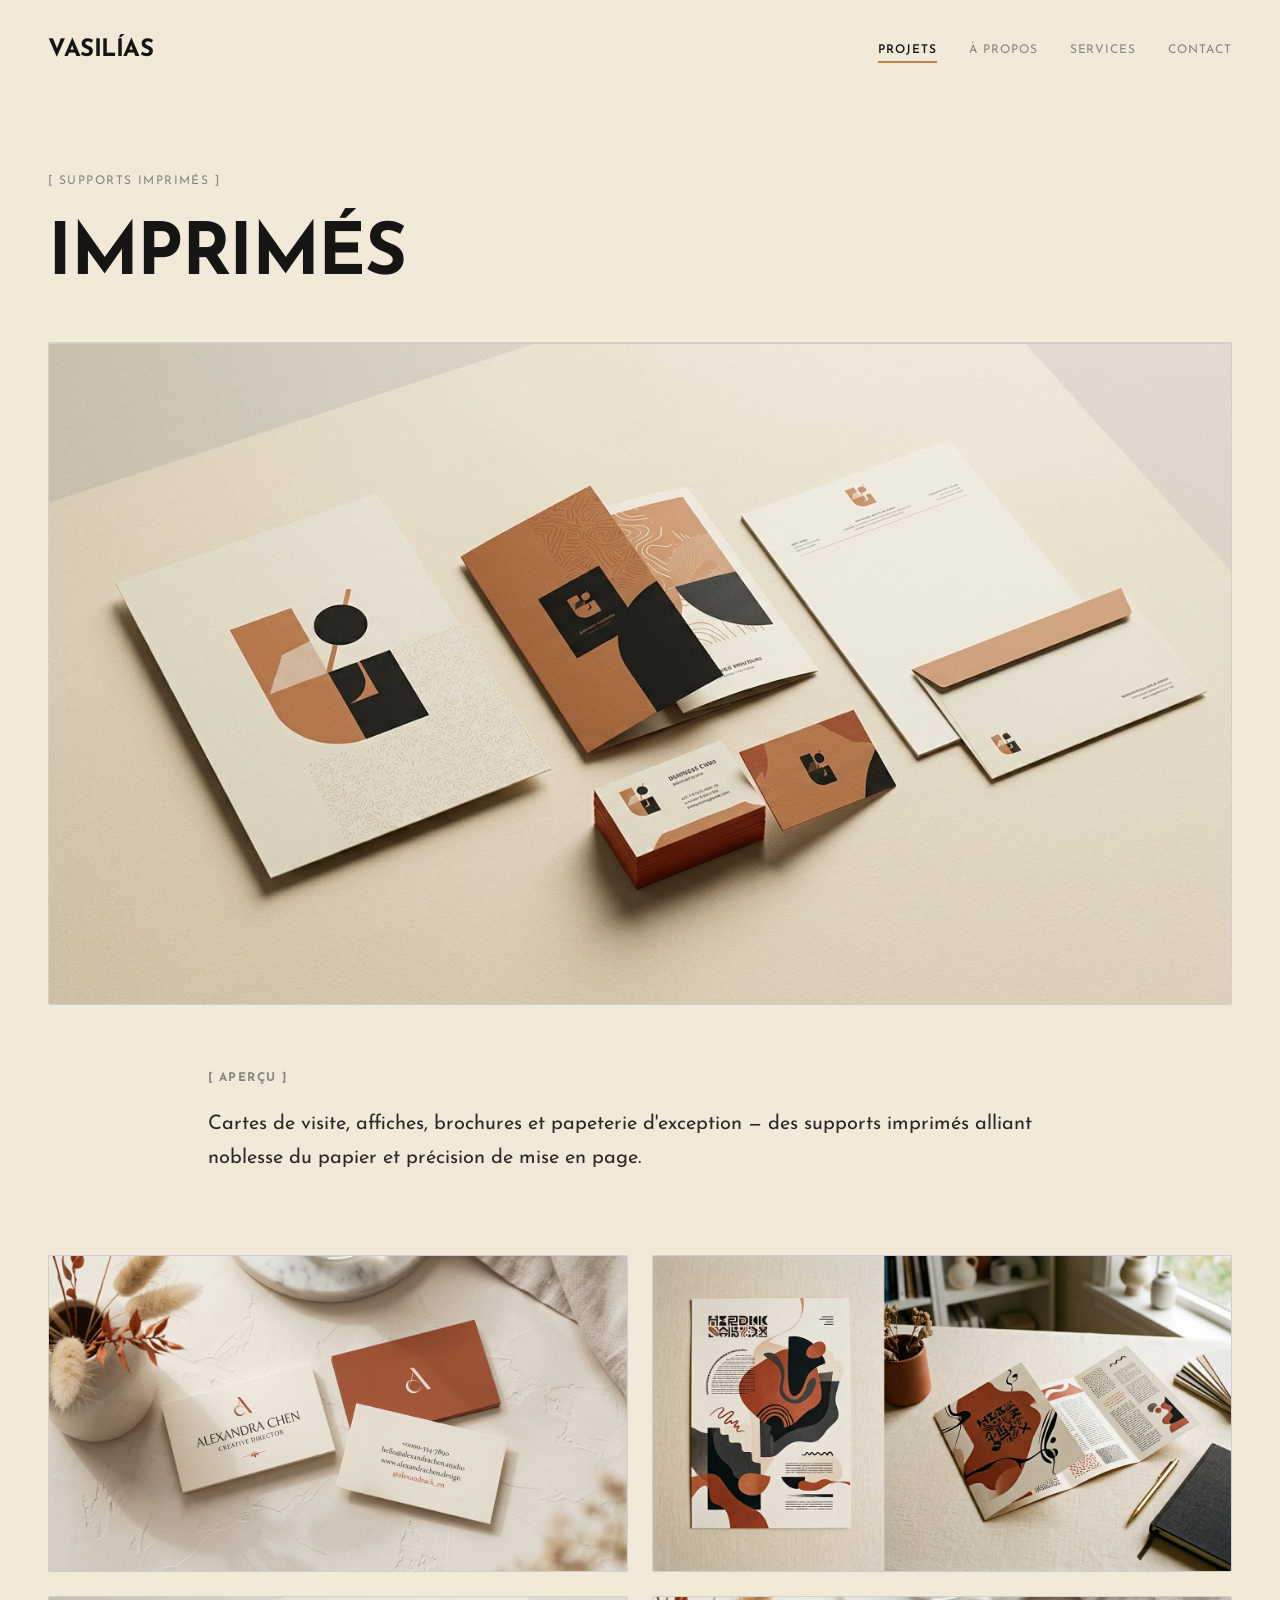
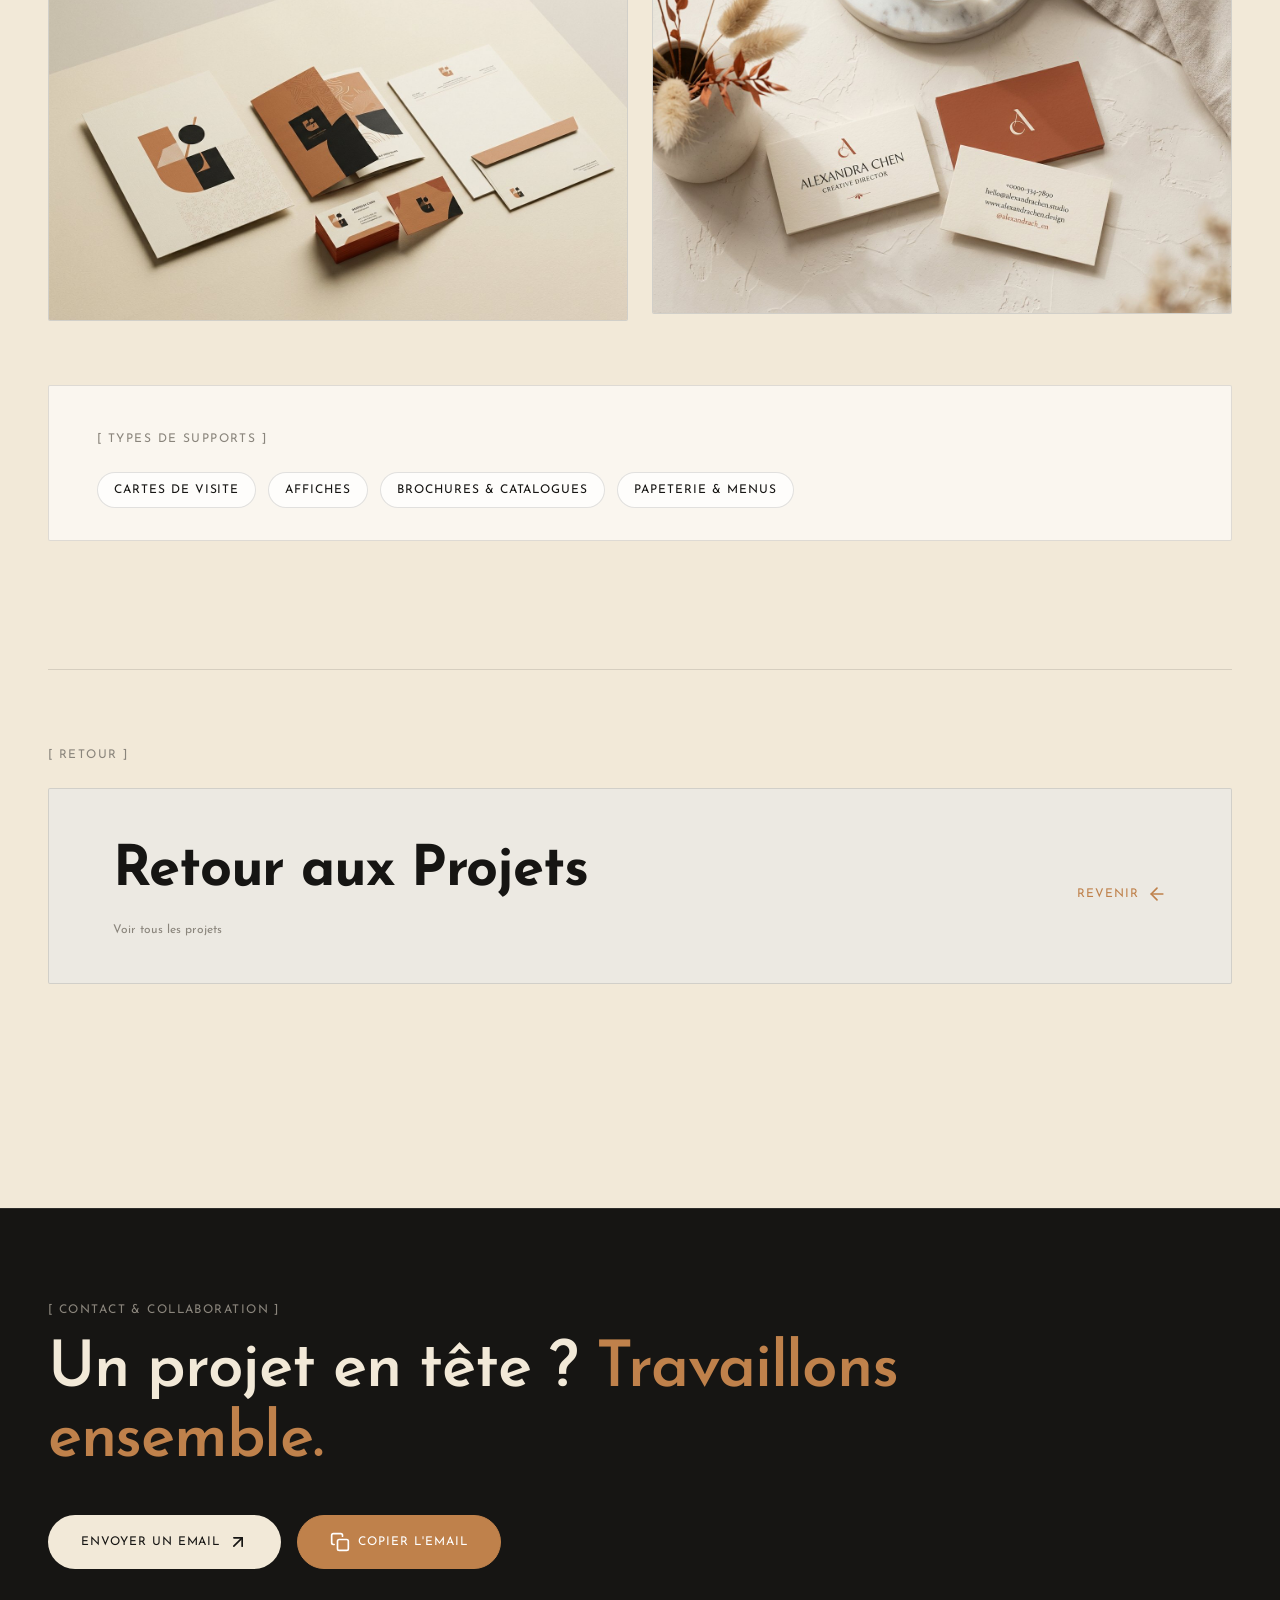
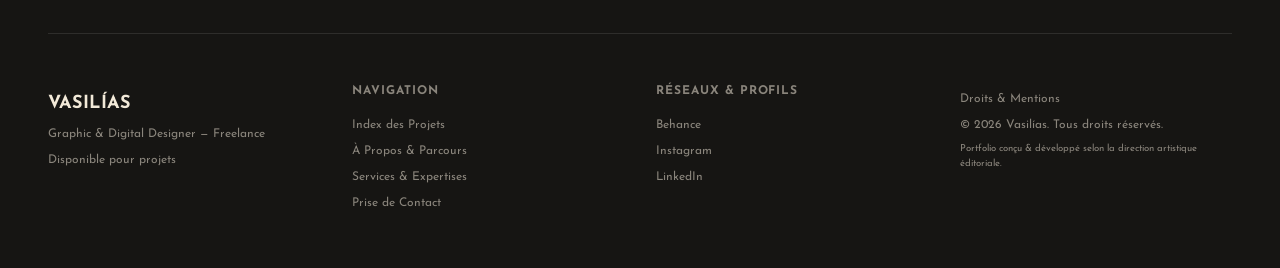
<file: print.html>
<!DOCTYPE html>
<html lang="fr">
<head>
  <meta charset="UTF-8">
  <meta name="viewport" content="width=device-width, initial-scale=1.0">
  <title>Imprimés — Vasilías</title>
  <meta name="description" content="Supports imprimés par Vasilías : cartes de visite, affiches, brochures et papeterie d'exception.">
  <link rel="icon" href="favicon.svg" type="image/svg+xml">
  <link rel="preconnect" href="https://fonts.googleapis.com">
  <link rel="preconnect" href="https://fonts.gstatic.com" crossorigin>
  <link href="https://fonts.googleapis.com/css2?family=Josefin+Sans:wght@400;500;600;700&display=swap" rel="stylesheet">
  <link rel="stylesheet" href="css/style.css?v=30">
</head>
<body>

  <div class="preloader"><h1>Vasilías</h1></div>

  <header class="site-header">
    <div class="container site-header-inner">
      <a href="index.html" class="wordmark">Vasilías</a>
      <nav class="nav-desktop">
        <a href="work.html" class="active">Projets</a>
        <a href="about.html">À Propos</a>
        <a href="services.html">Services</a>
        <a href="contact.html">Contact</a>
      </nav>
      <button class="menu-btn" id="menuOpenBtn" aria-label="Ouvrir le menu">
        <svg class="ico" viewBox="0 0 24 24" fill="none" stroke="#161513" stroke-width="2" stroke-linecap="round"><line x1="4" y1="6" x2="20" y2="6"/><line x1="4" y1="12" x2="20" y2="12"/><line x1="4" y1="18" x2="20" y2="18"/></svg>
      </button>
    </div>
  </header>

  <div class="menu-overlay" id="menuOverlay">
    <div class="menu-top">
      <a href="index.html" class="wordmark">Vasilías</a>
      <button class="menu-close" id="menuCloseBtn" aria-label="Fermer le menu">
        <svg class="ico" viewBox="0 0 24 24" fill="none" stroke="#F2E9D8" stroke-width="2" stroke-linecap="round"><line x1="18" y1="6" x2="6" y2="18"/><line x1="6" y1="6" x2="18" y2="18"/></svg>
      </button>
    </div>
    <nav class="menu-links">
      <a href="index.html">Accueil</a>
      <a href="work.html" class="active">Projets</a>
      <a href="about.html">À Propos</a>
      <a href="services.html">Services</a>
      <a href="contact.html">Contact</a>
    </nav>
    <div class="menu-foot">
      <div><p class="label">Positionnement</p><p>Graphic &amp; Digital Designer — Freelance</p></div>
      <div><p class="label">Contact Direct</p><a href="mailto:ericotlauranto34@gmail.com">ericotlauranto34@gmail.com</a></div>
    </div>
  </div>

  <div class="page">
    <div class="reveal reveal-up">
      <p class="eyebrow">[ SUPPORTS IMPRIMÉS ]</p>
      <h1 class="page-title">Imprimés</h1>
    </div>

    <div class="case-hero reveal reveal-left">
      <img src="assets/print-visuals.jpg" alt="Supports imprimés">
    </div>

    <div class="case-overview reveal reveal-right">
      <h2>[ Aperçu ]</h2>
      <p>Cartes de visite, affiches, brochures et papeterie d'exception — des supports imprimés alliant noblesse du papier et précision de mise en page.</p>
    </div>

    <!-- Grille de visuels -->
    <div class="case-block reveal reveal-up">
      <div class="case-grid-2">
        <img src="assets/print-1.jpg" alt="Cartes de visite imprimées">
        <img src="assets/print-2.jpg" alt="Affiche et brochure imprimées">
        <img src="assets/print-visuals.jpg" alt="Ensemble de supports imprimés">
        <img src="assets/print-1.jpg" alt="Papeterie d'exception">
      </div>
    </div>

    <div class="case-block case-panel reveal reveal-zoom">
      <p class="k">[ Types de supports ]</p>
      <div class="media-list">
        <span>Cartes de visite</span>
        <span>Affiches</span>
        <span>Brochures &amp; catalogues</span>
        <span>Papeterie &amp; menus</span>
      </div>
    </div>

    <section class="next-project reveal reveal-up">
      <p class="eyebrow" style="margin-bottom:1.5rem;">[ Retour ]</p>
      <a class="link" href="work.html">
        <div class="next-flex">
          <div>
            <h3 class="title">Retour aux Projets</h3>
            <p class="cats">Voir tous les projets</p>
          </div>
          <span class="cta">Revenir <svg class="ico" viewBox="0 0 24 24" fill="none" stroke="currentColor" stroke-width="2" stroke-linecap="round" stroke-linejoin="round"><line x1="19" y1="12" x2="5" y2="12"/><polyline points="12 19 5 12 12 5"/></svg></span>
        </div>
      </a>
    </section>
  </div>

  <footer class="site-footer">
    <div class="container">
      <div class="footer-cta">
        <p class="eyebrow" style="color:#8A857C;margin-bottom:1rem;">[ Contact &amp; Collaboration ]</p>
        <h2>Un projet en tête ? <span class="accent">Travaillons ensemble.</span></h2>
        <div class="footer-btns">
          <a class="btn btn-light" style="background:#F2E9D8;color:#161513;" href="mailto:ericotlauranto34@gmail.com">Envoyer un email <svg class="ico" viewBox="0 0 24 24" fill="none" stroke="currentColor" stroke-width="2" stroke-linecap="round" stroke-linejoin="round"><line x1="7" y1="17" x2="17" y2="7"/><polyline points="7 7 17 7 17 17"/></svg></a>
          <button class="btn btn-copy" id="copyEmailFooter" data-copied="Adresse copiée"><span id="emailFooter" style="display:none;">ericotlauranto34@gmail.com</span><svg class="ico" viewBox="0 0 24 24" fill="none" stroke="currentColor" stroke-width="2" stroke-linecap="round" stroke-linejoin="round"><rect x="9" y="9" width="13" height="13" rx="2"/><path d="M5 15H4a2 2 0 0 1-2-2V4a2 2 0 0 1 2-2h9a2 2 0 0 1 2 2v1"/></svg><span>Copier l'email</span></button>
        </div>
      </div>
      <div class="footer-grid">
        <div><p class="brand">Vasilías</p><p>Graphic &amp; Digital Designer — Freelance</p><p>Disponible pour projets</p></div>
        <div><h4>Navigation</h4><ul><li><a href="work.html">Index des Projets</a></li><li><a href="about.html">À Propos &amp; Parcours</a></li><li><a href="services.html">Services &amp; Expertises</a></li><li><a href="contact.html">Prise de Contact</a></li></ul></div>
        <div><h4>Réseaux &amp; Profils</h4><ul><li><a href="https://www.behance.net/ericot1" target="_blank" rel="noopener noreferrer">Behance</a></li><li><a href="https://www.instagram.com/ericot.vasilias/" target="_blank" rel="noopener noreferrer">Instagram</a></li><li><a href="https://www.linkedin.com/in/ericot-lauranto-5807a8360?utm_source=share_via&amp;utm_content=profile&amp;utm_medium=member_android" target="_blank" rel="noopener noreferrer">LinkedIn</a></li></ul></div>
        <div class="legal"><p>Droits &amp; Mentions</p><p>© <span id="year"></span> Vasilías. Tous droits réservés.</p><p class="small">Portfolio conçu &amp; développé selon la direction artistique éditoriale.</p></div>
      </div>
    </div>
  </footer>

  <script>document.getElementById('year').textContent = new Date().getFullYear();</script>
  <script src="js/main.js?v=31"></script>
</body>
</html>
</file>
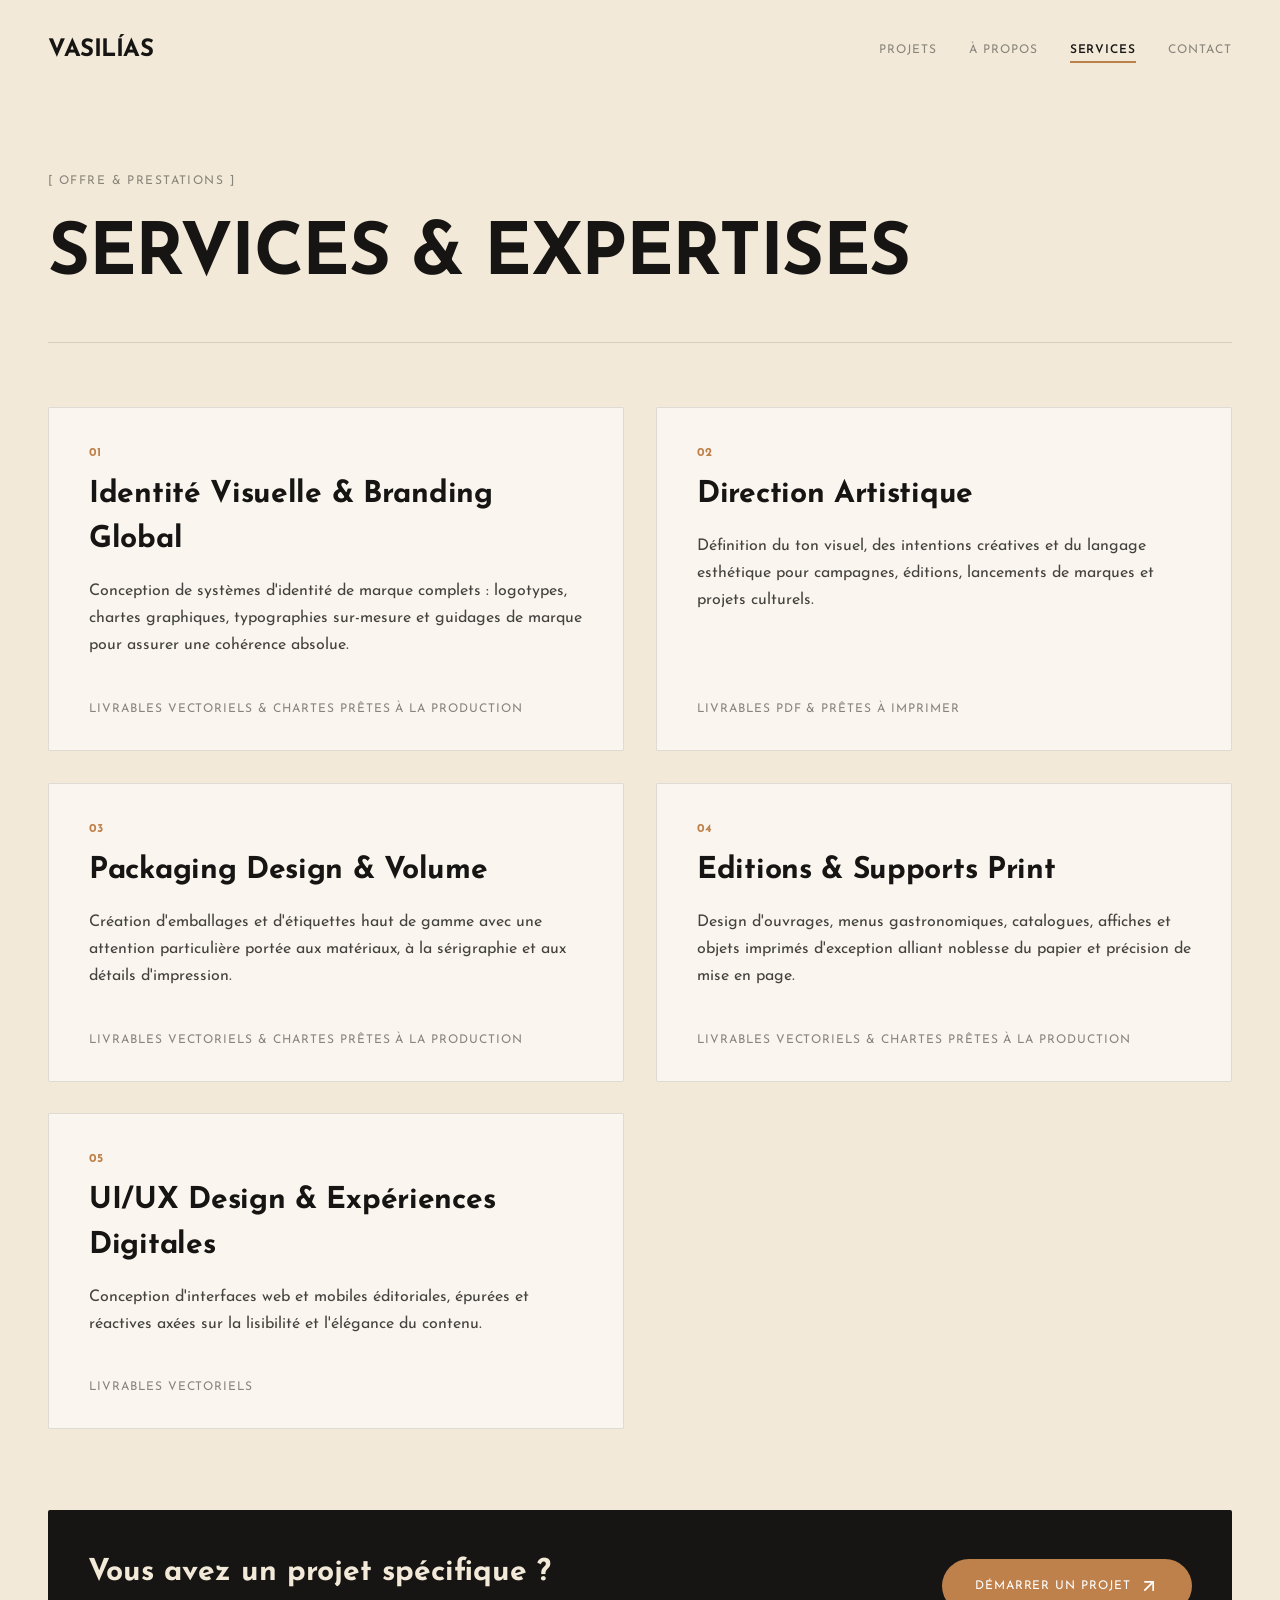
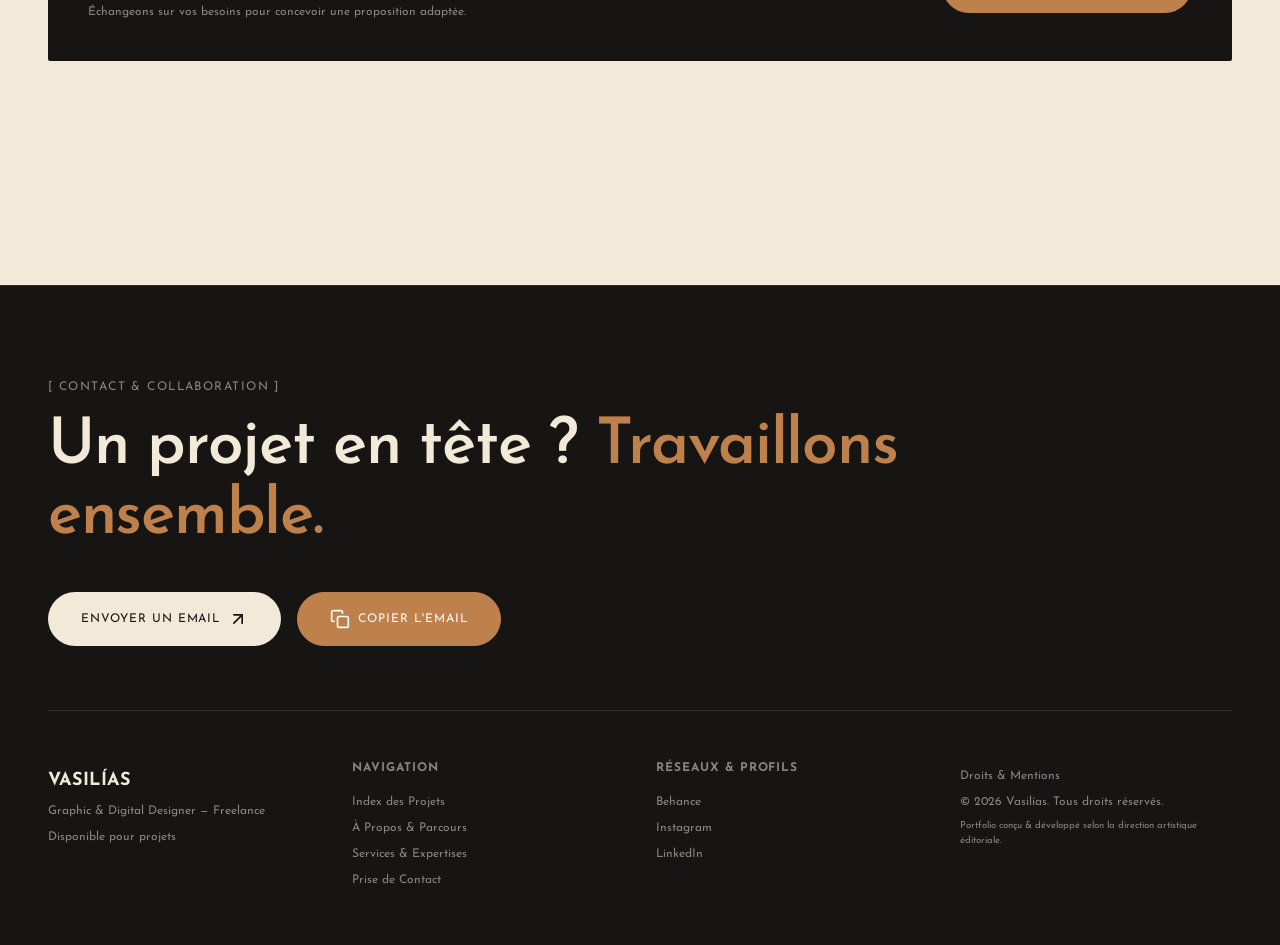
<file: services.html>
<!DOCTYPE html>
<html lang="fr">
<head>
  <meta charset="UTF-8">
  <meta name="viewport" content="width=device-width, initial-scale=1.0">
  <title>Services & Expertises — Vasilías</title>
  <meta name="description" content="Découvrez les prestations et services en identité visuelle, branding, packaging et design digital proposés par Vasilías.">
  <link rel="icon" href="favicon.svg" type="image/svg+xml">
  <link rel="preconnect" href="https://fonts.googleapis.com">
  <link rel="preconnect" href="https://fonts.gstatic.com" crossorigin>
  <link href="https://fonts.googleapis.com/css2?family=Josefin+Sans:wght@400;500;600;700&display=swap" rel="stylesheet">
  <link rel="stylesheet" href="css/style.css?v=30">
</head>
<body>

  <div class="preloader"><h1>Vasilías</h1></div>

  <header class="site-header">
    <div class="container site-header-inner">
      <a href="index.html" class="wordmark">Vasilías</a>
      <nav class="nav-desktop">
        <a href="work.html">Projets</a>
        <a href="about.html">À Propos</a>
        <a href="services.html" class="active">Services</a>
        <a href="contact.html">Contact</a>
      </nav>
      <button class="menu-btn" id="menuOpenBtn" aria-label="Ouvrir le menu">
        <svg class="ico" viewBox="0 0 24 24" fill="none" stroke="#161513" stroke-width="2" stroke-linecap="round"><line x1="4" y1="6" x2="20" y2="6"/><line x1="4" y1="12" x2="20" y2="12"/><line x1="4" y1="18" x2="20" y2="18"/></svg>
      </button>
    </div>
  </header>

  <div class="menu-overlay" id="menuOverlay">
    <div class="menu-top">
      <a href="index.html" class="wordmark">Vasilías</a>
      <button class="menu-close" id="menuCloseBtn" aria-label="Fermer le menu">
        <svg class="ico" viewBox="0 0 24 24" fill="none" stroke="#F2E9D8" stroke-width="2" stroke-linecap="round"><line x1="18" y1="6" x2="6" y2="18"/><line x1="6" y1="6" x2="18" y2="18"/></svg>
      </button>
    </div>
    <nav class="menu-links">
      <a href="index.html">Accueil</a>
      <a href="work.html">Projets</a>
      <a href="about.html">À Propos</a>
      <a href="services.html" class="active">Services</a>
      <a href="contact.html">Contact</a>
    </nav>
    <div class="menu-foot">
      <div><p class="label">Positionnement</p><p>Graphic &amp; Digital Designer — Freelance</p></div>
      <div><p class="label">Contact Direct</p><a href="mailto:ericotlauranto34@gmail.com">ericotlauranto34@gmail.com</a></div>
    </div>
  </div>

  <div class="page">
    <div class="reveal reveal-up">
      <p class="eyebrow">[ OFFRE &amp; PRESTATIONS ]</p>
      <h1 class="page-title">Services &amp; Expertises</h1>
    </div>

    <div class="services-grid">
      <div class="service-card reveal reveal-left">
        <div>
          <span class="service-num">01</span>
          <h2 class="service-title">Identité Visuelle & Branding Global</h2>
          <p class="service-desc">Conception de systèmes d'identité de marque complets : logotypes, chartes graphiques, typographies sur-mesure et guidages de marque pour assurer une cohérence absolue.</p>
        </div>
        <div class="service-foot"><span>Livrables vectoriels &amp; chartes prêtes à la production</span></div>
      </div>
      <div class="service-card reveal reveal-right">
        <div>
          <span class="service-num">02</span>
          <h2 class="service-title">Direction Artistique</h2>
          <p class="service-desc">Définition du ton visuel, des intentions créatives et du langage esthétique pour campagnes, éditions, lancements de marques et projets culturels.</p>
        </div>
        <div class="service-foot"><span>Livrables PDF &amp; prêtes à imprimer</span></div>
      </div>
      <div class="service-card reveal reveal-down">
        <div>
          <span class="service-num">03</span>
          <h2 class="service-title">Packaging Design & Volume</h2>
          <p class="service-desc">Création d'emballages et d'étiquettes haut de gamme avec une attention particulière portée aux matériaux, à la sérigraphie et aux détails d'impression.</p>
        </div>
        <div class="service-foot"><span>Livrables vectoriels &amp; chartes prêtes à la production</span></div>
      </div>
      <div class="service-card reveal reveal-zoom">
        <div>
          <span class="service-num">04</span>
          <h2 class="service-title">Editions & Supports Print</h2>
          <p class="service-desc">Design d'ouvrages, menus gastronomiques, catalogues, affiches et objets imprimés d'exception alliant noblesse du papier et précision de mise en page.</p>
        </div>
        <div class="service-foot"><span>Livrables vectoriels &amp; chartes prêtes à la production</span></div>
      </div>
      <div class="service-card reveal reveal-fade">
        <div>
          <span class="service-num">05</span>
          <h2 class="service-title">UI/UX Design & Expériences Digitales</h2>
          <p class="service-desc">Conception d'interfaces web et mobiles éditoriales, épurées et réactives axées sur la lisibilité et l'élégance du contenu.</p>
        </div>
        <div class="service-foot"><span>Livrables vectoriels</span></div>
      </div>
    </div>

    <div class="cta-banner reveal reveal-zoom-out">
      <div>
        <h3>Vous avez un projet spécifique ?</h3>
        <p>Échangeons sur vos besoins pour concevoir une proposition adaptée.</p>
      </div>
      <a href="contact.html" class="btn btn-accent">Démarrer un projet <svg class="ico" viewBox="0 0 24 24" fill="none" stroke="currentColor" stroke-width="2" stroke-linecap="round" stroke-linejoin="round"><line x1="7" y1="17" x2="17" y2="7"/><polyline points="7 7 17 7 17 17"/></svg></a>
    </div>
  </div>

  <footer class="site-footer">
    <div class="container">
      <div class="footer-cta">
        <p class="eyebrow" style="color:#8A857C;margin-bottom:1rem;">[ Contact &amp; Collaboration ]</p>
        <h2>Un projet en tête ? <span class="accent">Travaillons ensemble.</span></h2>
        <div class="footer-btns">
          <a class="btn btn-light" style="background:#F2E9D8;color:#161513;" href="mailto:ericotlauranto34@gmail.com">Envoyer un email <svg class="ico" viewBox="0 0 24 24" fill="none" stroke="currentColor" stroke-width="2" stroke-linecap="round" stroke-linejoin="round"><line x1="7" y1="17" x2="17" y2="7"/><polyline points="7 7 17 7 17 17"/></svg></a>
          <button class="btn btn-copy" id="copyEmailFooter" data-copied="Adresse copiée"><span id="emailFooter" style="display:none;">ericotlauranto34@gmail.com</span><svg class="ico" viewBox="0 0 24 24" fill="none" stroke="currentColor" stroke-width="2" stroke-linecap="round" stroke-linejoin="round"><rect x="9" y="9" width="13" height="13" rx="2"/><path d="M5 15H4a2 2 0 0 1-2-2V4a2 2 0 0 1 2-2h9a2 2 0 0 1 2 2v1"/></svg><span>Copier l'email</span></button>
        </div>
      </div>
      <div class="footer-grid">
        <div><p class="brand">Vasilías</p><p>Graphic &amp; Digital Designer — Freelance</p><p>Disponible pour projets</p></div>
        <div><h4>Navigation</h4><ul><li><a href="work.html">Index des Projets</a></li><li><a href="about.html">À Propos &amp; Parcours</a></li><li><a href="services.html">Services &amp; Expertises</a></li><li><a href="contact.html">Prise de Contact</a></li></ul></div>
        <div><h4>Réseaux &amp; Profils</h4><ul><li><a href="https://www.behance.net/ericot1" target="_blank" rel="noopener noreferrer">Behance</a></li><li><a href="https://www.instagram.com/ericot.vasilias/" target="_blank" rel="noopener noreferrer">Instagram</a></li><li><a href="https://www.linkedin.com/in/ericot-lauranto-5807a8360?utm_source=share_via&amp;utm_content=profile&amp;utm_medium=member_android" target="_blank" rel="noopener noreferrer">LinkedIn</a></li></ul></div>
        <div class="legal"><p>Droits &amp; Mentions</p><p>© <span id="year"></span> Vasilías. Tous droits réservés.</p><p class="small">Portfolio conçu &amp; développé selon la direction artistique éditoriale.</p></div>
      </div>
    </div>
  </footer>

  <script>document.getElementById('year').textContent = new Date().getFullYear();</script>
  <script src="js/main.js?v=31"></script>
</body>
</html>
</file>
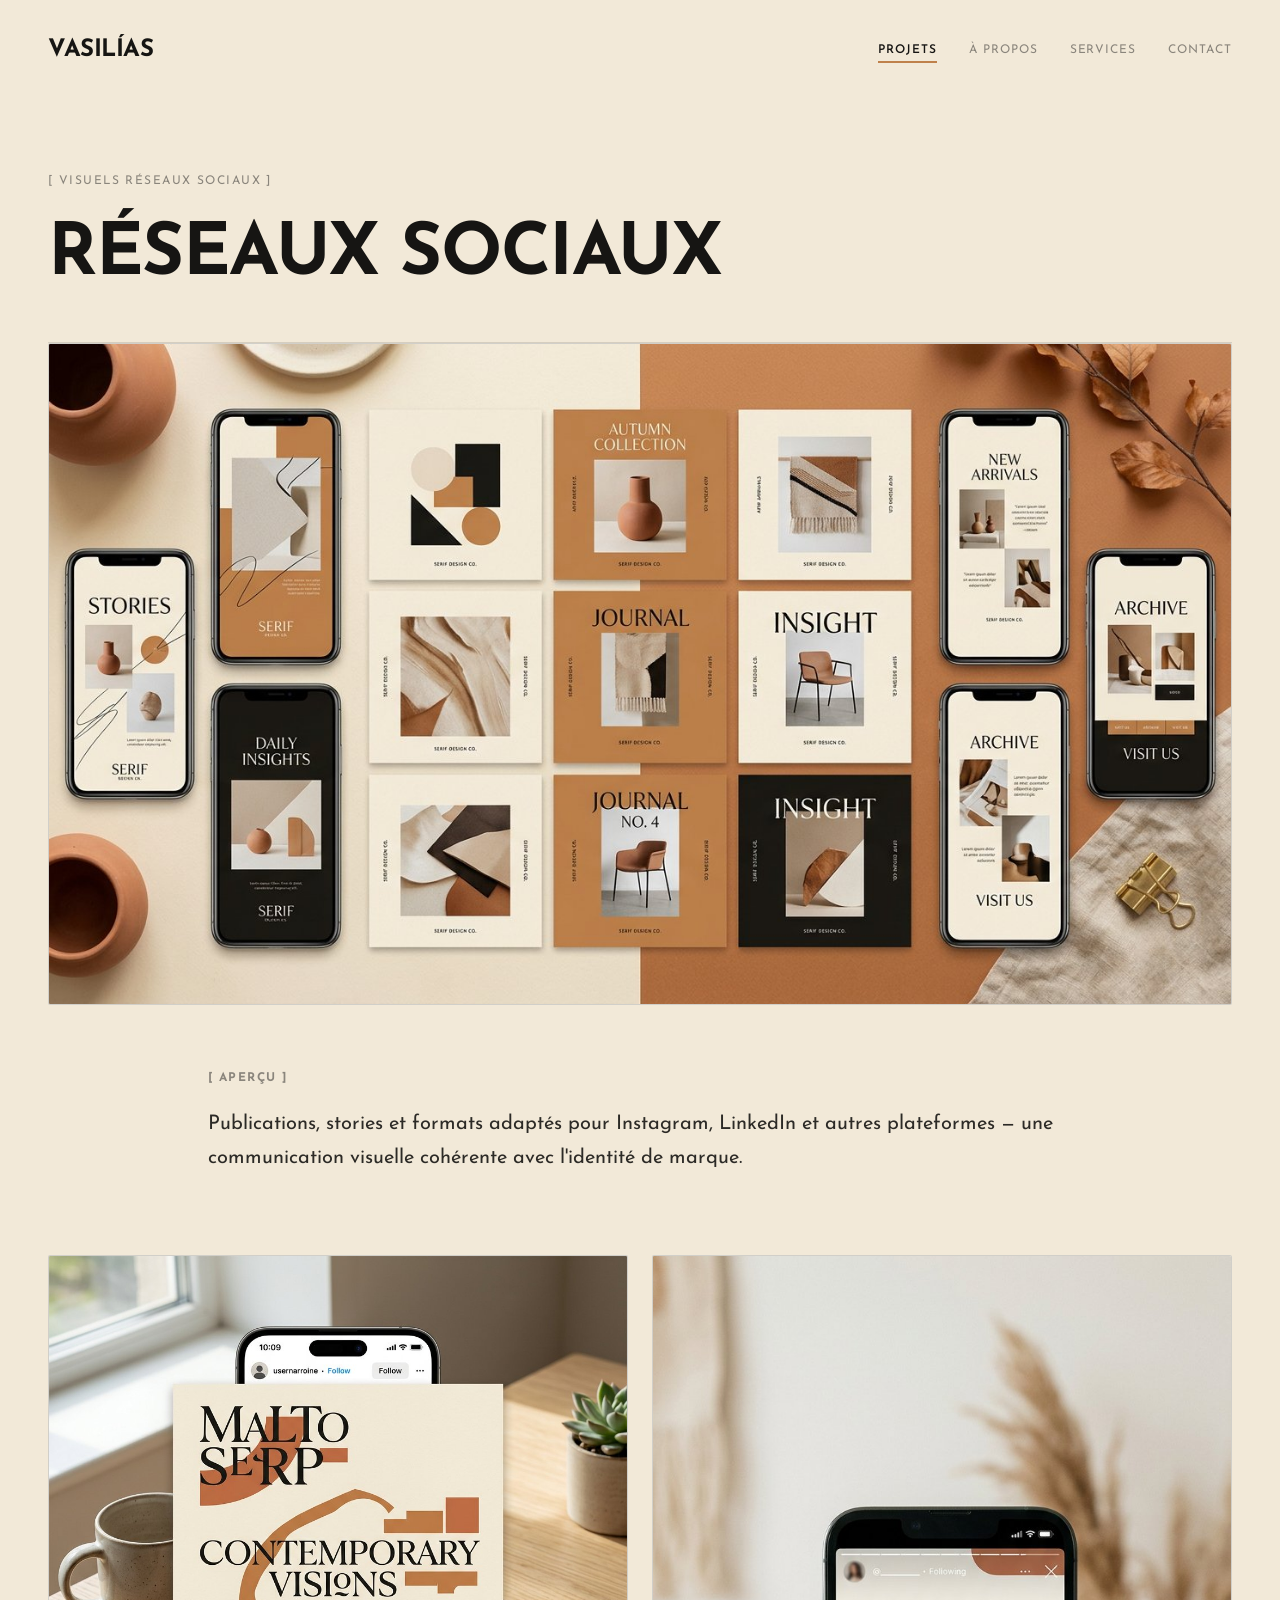
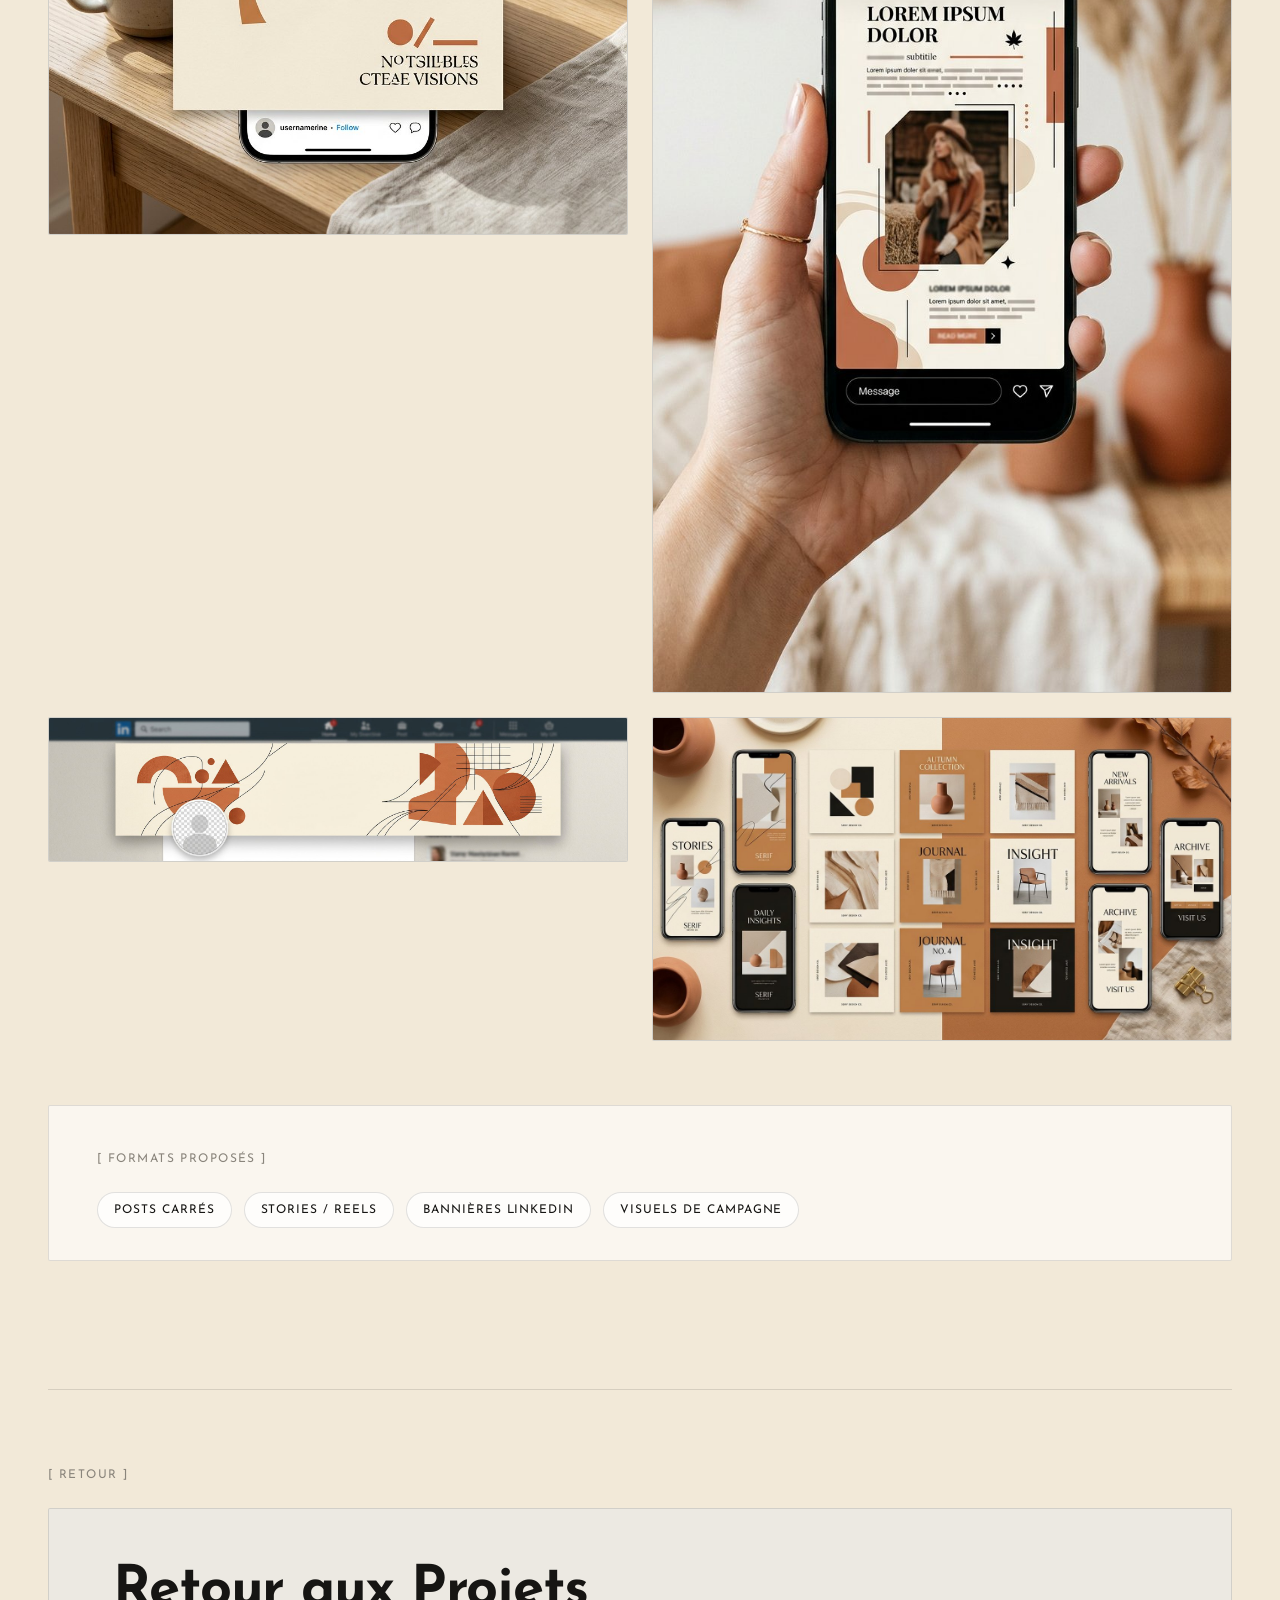
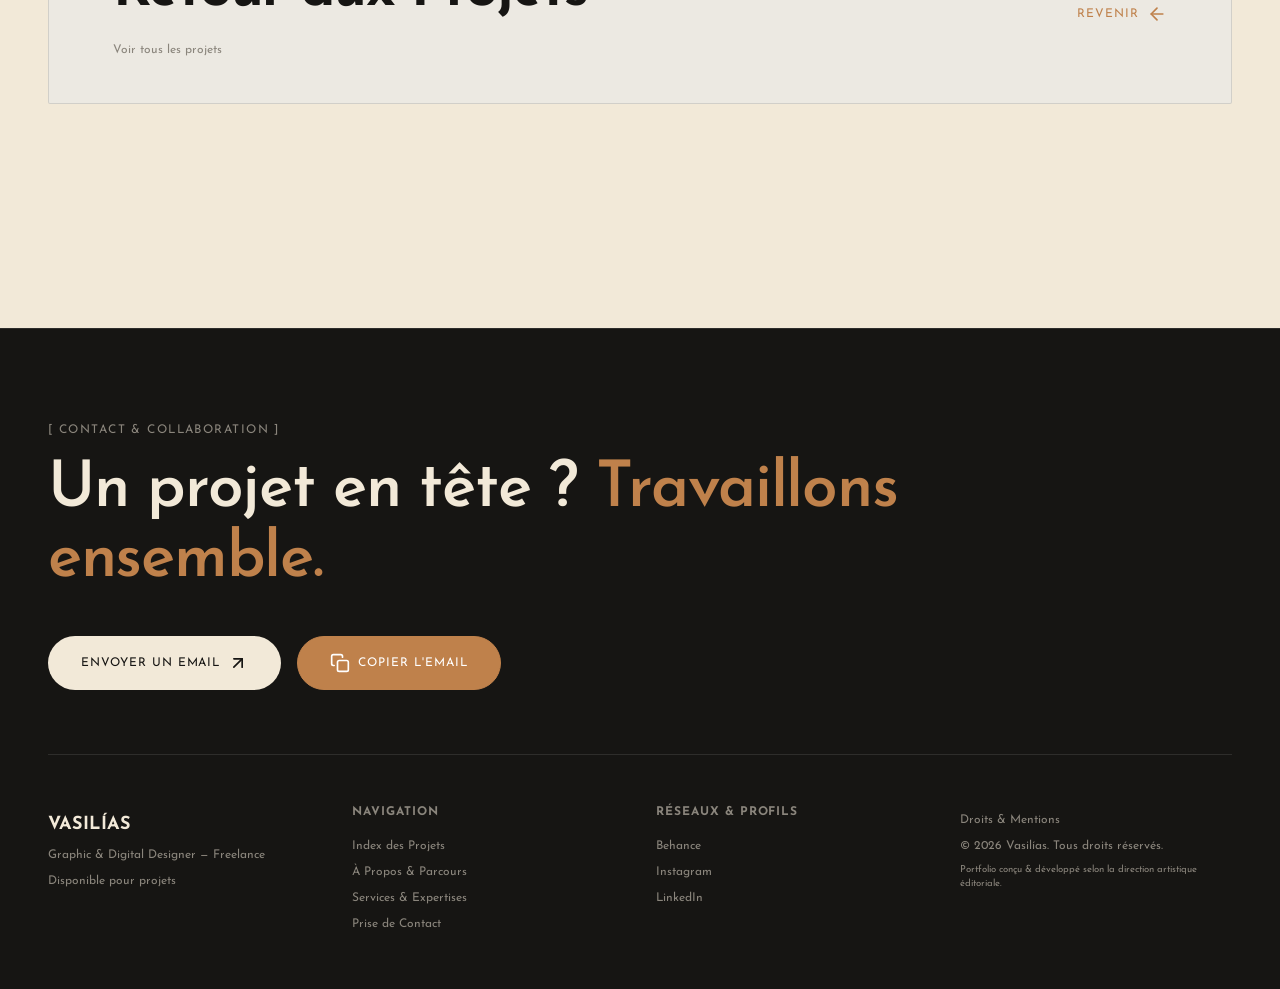
<file: social.html>
<!DOCTYPE html>
<html lang="fr">
<head>
  <meta charset="UTF-8">
  <meta name="viewport" content="width=device-width, initial-scale=1.0">
  <title>Réseaux Sociaux — Vasilías</title>
  <meta name="description" content="Visuels pour réseaux sociaux par Vasilías : publications, stories et formats adaptés.">
  <link rel="icon" href="favicon.svg" type="image/svg+xml">
  <link rel="preconnect" href="https://fonts.googleapis.com">
  <link rel="preconnect" href="https://fonts.gstatic.com" crossorigin>
  <link href="https://fonts.googleapis.com/css2?family=Josefin+Sans:wght@400;500;600;700&display=swap" rel="stylesheet">
  <link rel="stylesheet" href="css/style.css?v=30">
</head>
<body>

  <div class="preloader"><h1>Vasilías</h1></div>

  <header class="site-header">
    <div class="container site-header-inner">
      <a href="index.html" class="wordmark">Vasilías</a>
      <nav class="nav-desktop">
        <a href="work.html" class="active">Projets</a>
        <a href="about.html">À Propos</a>
        <a href="services.html">Services</a>
        <a href="contact.html">Contact</a>
      </nav>
      <button class="menu-btn" id="menuOpenBtn" aria-label="Ouvrir le menu">
        <svg class="ico" viewBox="0 0 24 24" fill="none" stroke="#161513" stroke-width="2" stroke-linecap="round"><line x1="4" y1="6" x2="20" y2="6"/><line x1="4" y1="12" x2="20" y2="12"/><line x1="4" y1="18" x2="20" y2="18"/></svg>
      </button>
    </div>
  </header>

  <div class="menu-overlay" id="menuOverlay">
    <div class="menu-top">
      <a href="index.html" class="wordmark">Vasilías</a>
      <button class="menu-close" id="menuCloseBtn" aria-label="Fermer le menu">
        <svg class="ico" viewBox="0 0 24 24" fill="none" stroke="#F2E9D8" stroke-width="2" stroke-linecap="round"><line x1="18" y1="6" x2="6" y2="18"/><line x1="6" y1="6" x2="18" y2="18"/></svg>
      </button>
    </div>
    <nav class="menu-links">
      <a href="index.html">Accueil</a>
      <a href="work.html" class="active">Projets</a>
      <a href="about.html">À Propos</a>
      <a href="services.html">Services</a>
      <a href="contact.html">Contact</a>
    </nav>
    <div class="menu-foot">
      <div><p class="label">Positionnement</p><p>Graphic &amp; Digital Designer — Freelance</p></div>
      <div><p class="label">Contact Direct</p><a href="mailto:ericotlauranto34@gmail.com">ericotlauranto34@gmail.com</a></div>
    </div>
  </div>

  <div class="page">
    <div class="reveal reveal-up">
      <p class="eyebrow">[ VISUELS RÉSEAUX SOCIAUX ]</p>
      <h1 class="page-title">Réseaux Sociaux</h1>
    </div>

    <div class="case-hero reveal reveal-left">
      <img src="assets/social-visuals.jpg" alt="Visuels pour réseaux sociaux">
    </div>

    <div class="case-overview reveal reveal-right">
      <h2>[ Aperçu ]</h2>
      <p>Publications, stories et formats adaptés pour Instagram, LinkedIn et autres plateformes — une communication visuelle cohérente avec l'identité de marque.</p>
    </div>

    <!-- Grille de visuels -->
    <div class="case-block reveal reveal-up">
      <div class="case-grid-2">
        <img src="assets/social-1.jpg" alt="Publication carrée réseaux sociaux">
        <img src="assets/social-2.jpg" alt="Format story réseaux sociaux">
        <img src="assets/social-3.jpg" alt="Bannière LinkedIn">
        <img src="assets/social-visuals.jpg" alt="Ensemble de publications réseaux sociaux">
      </div>
    </div>

    <div class="case-block case-panel reveal reveal-zoom">
      <p class="k">[ Formats proposés ]</p>
      <div class="media-list">
        <span>Posts carrés</span>
        <span>Stories / Reels</span>
        <span>Bannières LinkedIn</span>
        <span>Visuels de campagne</span>
      </div>
    </div>

    <section class="next-project reveal reveal-up">
      <p class="eyebrow" style="margin-bottom:1.5rem;">[ Retour ]</p>
      <a class="link" href="work.html">
        <div class="next-flex">
          <div>
            <h3 class="title">Retour aux Projets</h3>
            <p class="cats">Voir tous les projets</p>
          </div>
          <span class="cta">Revenir <svg class="ico" viewBox="0 0 24 24" fill="none" stroke="currentColor" stroke-width="2" stroke-linecap="round" stroke-linejoin="round"><line x1="19" y1="12" x2="5" y2="12"/><polyline points="12 19 5 12 12 5"/></svg></span>
        </div>
      </a>
    </section>
  </div>

  <footer class="site-footer">
    <div class="container">
      <div class="footer-cta">
        <p class="eyebrow" style="color:#8A857C;margin-bottom:1rem;">[ Contact &amp; Collaboration ]</p>
        <h2>Un projet en tête ? <span class="accent">Travaillons ensemble.</span></h2>
        <div class="footer-btns">
          <a class="btn btn-light" style="background:#F2E9D8;color:#161513;" href="mailto:ericotlauranto34@gmail.com">Envoyer un email <svg class="ico" viewBox="0 0 24 24" fill="none" stroke="currentColor" stroke-width="2" stroke-linecap="round" stroke-linejoin="round"><line x1="7" y1="17" x2="17" y2="7"/><polyline points="7 7 17 7 17 17"/></svg></a>
          <button class="btn btn-copy" id="copyEmailFooter" data-copied="Adresse copiée"><span id="emailFooter" style="display:none;">ericotlauranto34@gmail.com</span><svg class="ico" viewBox="0 0 24 24" fill="none" stroke="currentColor" stroke-width="2" stroke-linecap="round" stroke-linejoin="round"><rect x="9" y="9" width="13" height="13" rx="2"/><path d="M5 15H4a2 2 0 0 1-2-2V4a2 2 0 0 1 2-2h9a2 2 0 0 1 2 2v1"/></svg><span>Copier l'email</span></button>
        </div>
      </div>
      <div class="footer-grid">
        <div><p class="brand">Vasilías</p><p>Graphic &amp; Digital Designer — Freelance</p><p>Disponible pour projets</p></div>
        <div><h4>Navigation</h4><ul><li><a href="work.html">Index des Projets</a></li><li><a href="about.html">À Propos &amp; Parcours</a></li><li><a href="services.html">Services &amp; Expertises</a></li><li><a href="contact.html">Prise de Contact</a></li></ul></div>
        <div><h4>Réseaux &amp; Profils</h4><ul><li><a href="https://www.behance.net/ericot1" target="_blank" rel="noopener noreferrer">Behance</a></li><li><a href="https://www.instagram.com/ericot.vasilias/" target="_blank" rel="noopener noreferrer">Instagram</a></li><li><a href="https://www.linkedin.com/in/ericot-lauranto-5807a8360?utm_source=share_via&amp;utm_content=profile&amp;utm_medium=member_android" target="_blank" rel="noopener noreferrer">LinkedIn</a></li></ul></div>
        <div class="legal"><p>Droits &amp; Mentions</p><p>© <span id="year"></span> Vasilías. Tous droits réservés.</p><p class="small">Portfolio conçu &amp; développé selon la direction artistique éditoriale.</p></div>
      </div>
    </div>
  </footer>

  <script>document.getElementById('year').textContent = new Date().getFullYear();</script>
  <script src="js/main.js?v=31"></script>
</body>
</html>
</file>
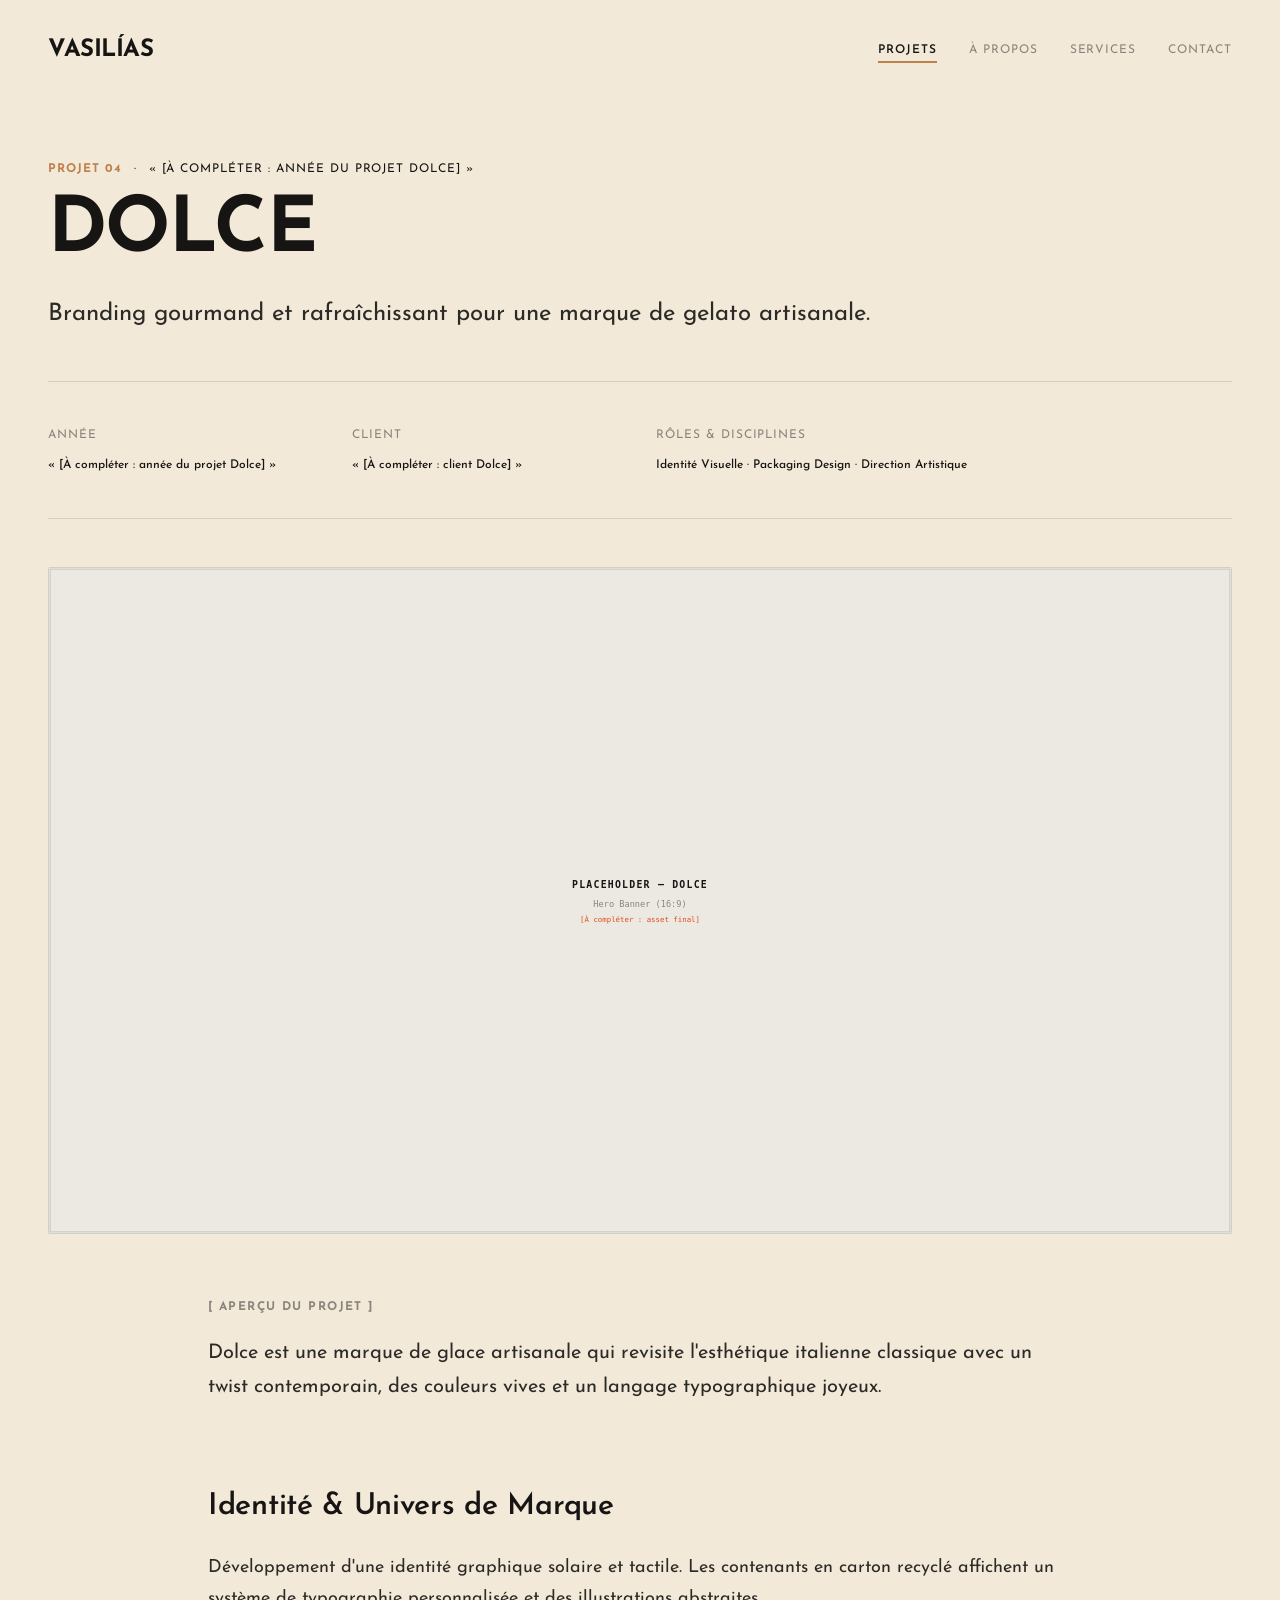
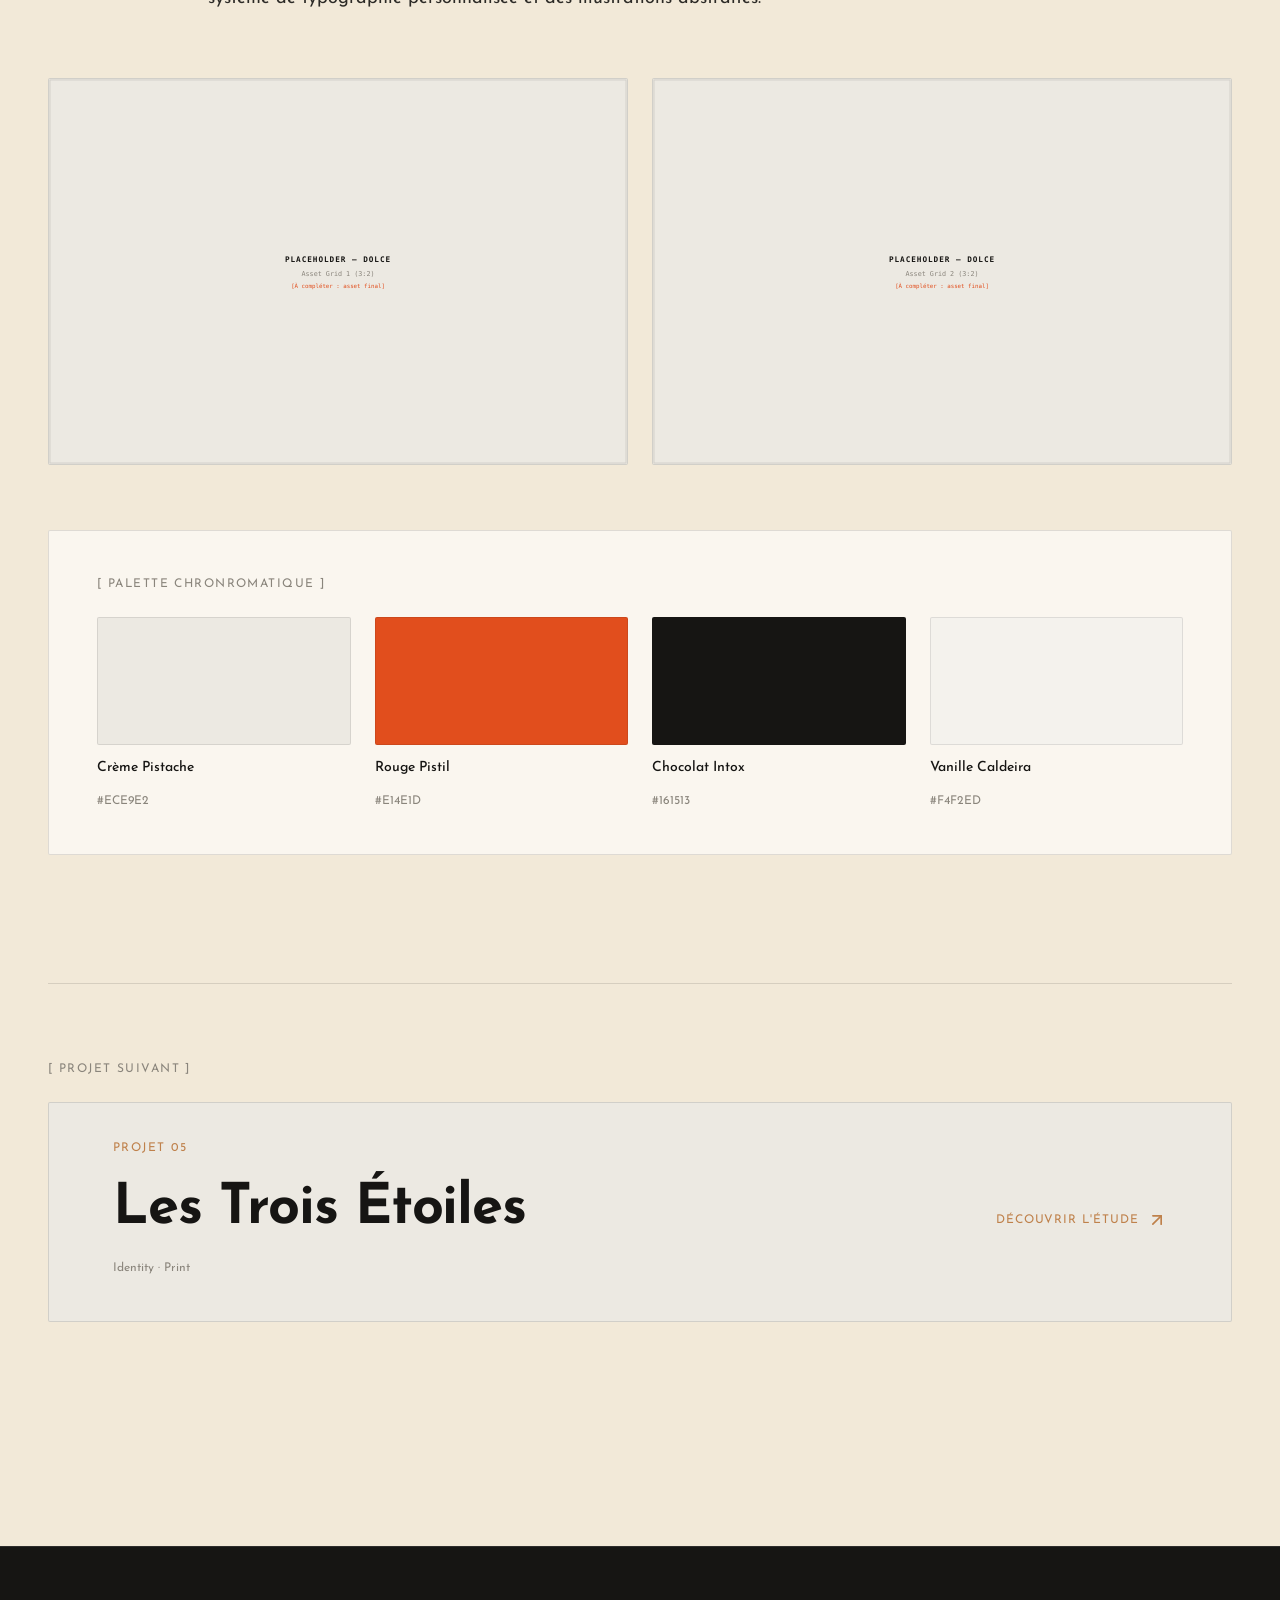
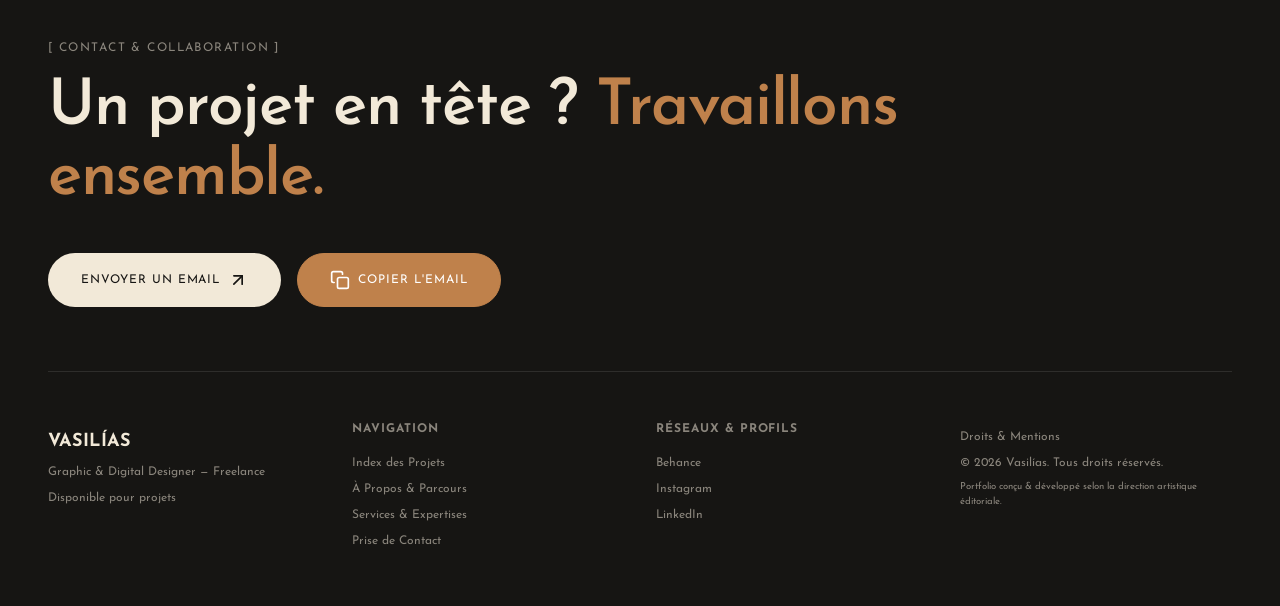
<file: work-dolce.html>
<!DOCTYPE html>
<html lang="fr">
<head>
  <meta charset="UTF-8">
  <meta name="viewport" content="width=device-width, initial-scale=1.0">
  <title>Dolce</title>
  <meta name="description" content="Dolce est une marque de glace artisanale qui revisite l'esthétique italienne classique.">
  <link rel="icon" href="favicon.svg" type="image/svg+xml">
  <link rel="preconnect" href="https://fonts.googleapis.com">
  <link rel="preconnect" href="https://fonts.gstatic.com" crossorigin>
  <link href="https://fonts.googleapis.com/css2?family=Josefin+Sans:wght@400;500;600;700&display=swap" rel="stylesheet">
  <link rel="stylesheet" href="css/style.css?v=30">
</head>
<body>

  <div class="preloader"><h1>Vasilías</h1></div>

  <header class="site-header">
    <div class="container site-header-inner">
      <a href="index.html" class="wordmark">Vasilías</a>
      <nav class="nav-desktop">
        <a href="work.html" class="active">Projets</a>
        <a href="about.html">À Propos</a>
        <a href="services.html">Services</a>
        <a href="contact.html">Contact</a>
      </nav>
      <button class="menu-btn" id="menuOpenBtn" aria-label="Ouvrir le menu">
        <svg class="ico" viewBox="0 0 24 24" fill="none" stroke="#161513" stroke-width="2" stroke-linecap="round"><line x1="4" y1="6" x2="20" y2="6"/><line x1="4" y1="12" x2="20" y2="12"/><line x1="4" y1="18" x2="20" y2="18"/></svg>
      </button>
    </div>
  </header>

  <div class="menu-overlay" id="menuOverlay">
    <div class="menu-top">
      <a href="index.html" class="wordmark">Vasilías</a>
      <button class="menu-close" id="menuCloseBtn" aria-label="Fermer le menu">
        <svg class="ico" viewBox="0 0 24 24" fill="none" stroke="#F2E9D8" stroke-width="2" stroke-linecap="round"><line x1="18" y1="6" x2="6" y2="18"/><line x1="6" y1="6" x2="18" y2="18"/></svg>
      </button>
    </div>
    <nav class="menu-links">
      <a href="index.html">Accueil</a>
      <a href="work.html" class="active">Projets</a>
      <a href="about.html">À Propos</a>
      <a href="services.html">Services</a>
      <a href="contact.html">Contact</a>
    </nav>
    <div class="menu-foot">
      <div><p class="label">Positionnement</p><p>Graphic &amp; Digital Designer — Freelance</p></div>
      <div><p class="label">Contact Direct</p><a href="mailto:ericotlauranto34@gmail.com">ericotlauranto34@gmail.com</a></div>
    </div>
  </div>

  <article class="page">
    <div class="case-header reveal reveal-up">
      <div class="eyebrow-row font-mono-custom">
        <span class="num">Projet 04</span><span>·</span><span>« [À compléter : année du projet Dolce] »</span>
      </div>
      <h1 class="case-title">Dolce</h1>
      <p class="case-tagline">Branding gourmand et rafraîchissant pour une marque de gelato artisanale.</p>
    </div>

    <div class="case-meta reveal reveal-left">
      <div><p class="k">Année</p><p class="v">« [À compléter : année du projet Dolce] »</p></div>
      <div><p class="k">Client</p><p class="v">« [À compléter : client Dolce] »</p></div>
      <div style="grid-column:span 2;"><p class="k">Rôles &amp; Disciplines</p><p class="v">Identité Visuelle · Packaging Design · Direction Artistique</p></div>
    </div>

    <div class="case-hero reveal reveal-right"><img src="assets/projects/dolce/hero.svg" alt="Bannière visuelle Dolce"></div>

    <div class="case-overview reveal reveal-down">
      <h2>[ Aperçu du Projet ]</h2>
      <p>Dolce est une marque de glace artisanale qui revisite l'esthétique italienne classique avec un twist contemporain, des couleurs vives et un langage typographique joyeux.</p>
    </div>

    <div class="case-block case-block-text reveal reveal-zoom">
      <h3>Identité & Univers de Marque</h3>
      <p>Développement d'une identité graphique solaire et tactile. Les contenants en carton recyclé affichent un système de typographie personnalisée et des illustrations abstraites.</p>
    </div>
    <div class="case-block reveal reveal-fade">
      <div class="case-grid-2">
        <img src="assets/projects/dolce/asset-1.svg" alt="Pots de glace Dolce packaging">
        <img src="assets/projects/dolce/asset-2.svg" alt="Affiches publicitaires Dolce">
      </div>
    </div>
    <div class="case-block case-panel reveal reveal-zoom-out">
      <p class="k">[ Palette Chronromatique ]</p>
      <div class="palette-grid"><div><div class="swatch" style="background:#ECE9E2"></div><p class="swatch-name">Crème Pistache</p><p class="swatch-hex">#ECE9E2</p></div><div><div class="swatch" style="background:#E14E1D"></div><p class="swatch-name">Rouge Pistil</p><p class="swatch-hex">#E14E1D</p></div><div><div class="swatch" style="background:#161513"></div><p class="swatch-name">Chocolat Intox</p><p class="swatch-hex">#161513</p></div><div><div class="swatch" style="background:#F4F2ED"></div><p class="swatch-name">Vanille Caldeira</p><p class="swatch-hex">#F4F2ED</p></div></div>
    </div>


    <section class="next-project reveal reveal-left">
      <p class="eyebrow" style="margin-bottom:1.5rem;">[ Projet Suivant ]</p>
      <a class="link" href="work-les-trois-etoiles.html">
        <div class="next-flex">
          <div>
            <span class="num">Projet 05</span>
            <h3 class="title">Les Trois Étoiles</h3>
            <p class="cats">Identity · Print</p>
          </div>
          <span class="cta">Découvrir l'étude <svg class="ico" viewBox="0 0 24 24" fill="none" stroke="currentColor" stroke-width="2" stroke-linecap="round" stroke-linejoin="round"><line x1="7" y1="17" x2="17" y2="7"/><polyline points="7 7 17 7 17 17"/></svg></span>
        </div>
      </a>
    </section>
  </article>


  <footer class="site-footer">
    <div class="container">
      <div class="footer-cta">
        <p class="eyebrow" style="color:#8A857C;margin-bottom:1rem;">[ Contact &amp; Collaboration ]</p>
        <h2>Un projet en tête ? <span class="accent">Travaillons ensemble.</span></h2>
        <div class="footer-btns">
          <a class="btn btn-light" style="background:#F2E9D8;color:#161513;" href="mailto:ericotlauranto34@gmail.com">Envoyer un email <svg class="ico" viewBox="0 0 24 24" fill="none" stroke="currentColor" stroke-width="2" stroke-linecap="round" stroke-linejoin="round"><line x1="7" y1="17" x2="17" y2="7"/><polyline points="7 7 17 7 17 17"/></svg></a>
          <button class="btn btn-copy" id="copyEmailFooter" data-copied="Adresse copiée"><span id="emailFooter" style="display:none;">ericotlauranto34@gmail.com</span><svg class="ico" viewBox="0 0 24 24" fill="none" stroke="currentColor" stroke-width="2" stroke-linecap="round" stroke-linejoin="round"><rect x="9" y="9" width="13" height="13" rx="2"/><path d="M5 15H4a2 2 0 0 1-2-2V4a2 2 0 0 1 2-2h9a2 2 0 0 1 2 2v1"/></svg><span>Copier l'email</span></button>
        </div>
      </div>
      <div class="footer-grid">
        <div><p class="brand">Vasilías</p><p>Graphic &amp; Digital Designer — Freelance</p><p>Disponible pour projets</p></div>
        <div><h4>Navigation</h4><ul><li><a href="work.html">Index des Projets</a></li><li><a href="about.html">À Propos &amp; Parcours</a></li><li><a href="services.html">Services &amp; Expertises</a></li><li><a href="contact.html">Prise de Contact</a></li></ul></div>
        <div><h4>Réseaux &amp; Profils</h4><ul><li><a href="https://www.behance.net/ericot1" target="_blank" rel="noopener noreferrer">Behance</a></li><li><a href="https://www.instagram.com/ericot.vasilias/" target="_blank" rel="noopener noreferrer">Instagram</a></li><li><a href="https://www.linkedin.com/in/ericot-lauranto-5807a8360?utm_source=share_via&amp;utm_content=profile&amp;utm_medium=member_android" target="_blank" rel="noopener noreferrer">LinkedIn</a></li></ul></div>
        <div class="legal"><p>Droits &amp; Mentions</p><p>© <span id="year"></span> Vasilías. Tous droits réservés.</p><p class="small">Portfolio conçu &amp; développé selon la direction artistique éditoriale.</p></div>
      </div>
    </div>
  </footer>

  <script>document.getElementById('year').textContent = new Date().getFullYear();</script>
  <script src="js/main.js?v=31"></script>
</body>
</html>
</file>
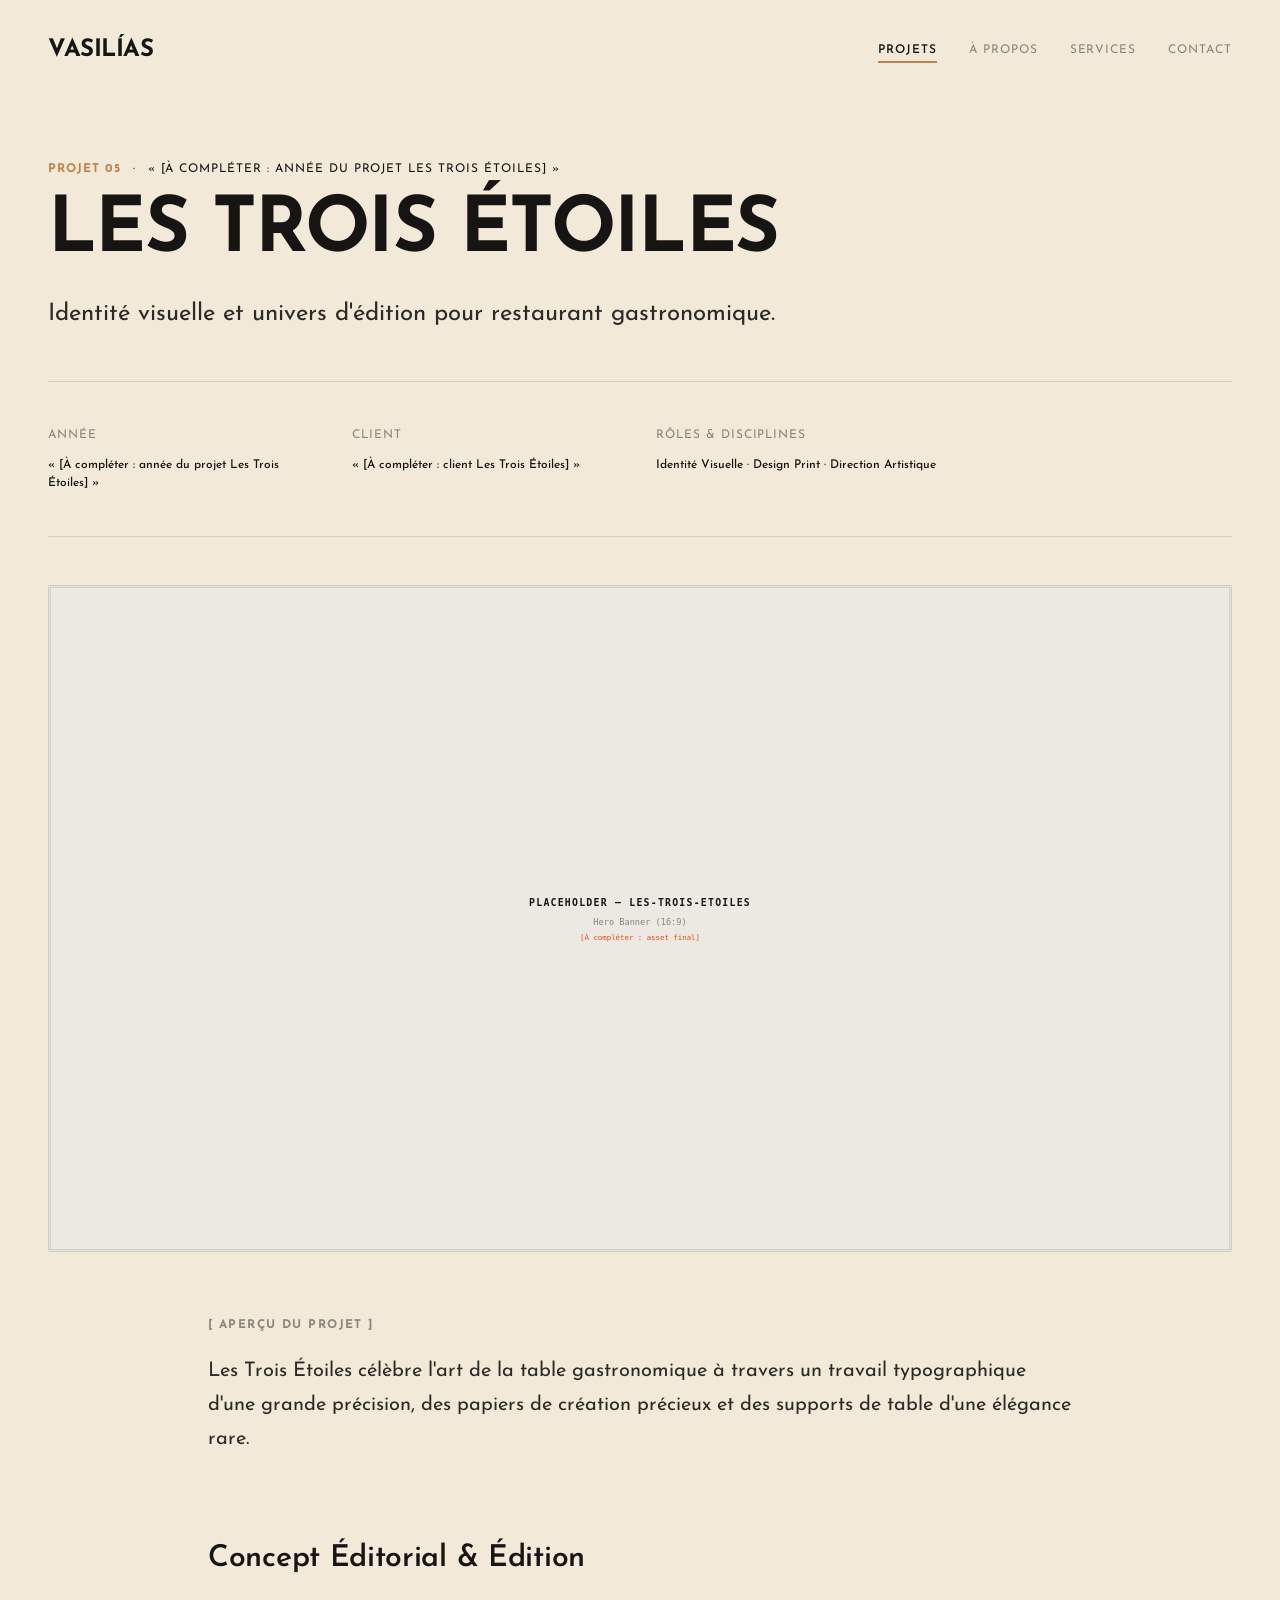
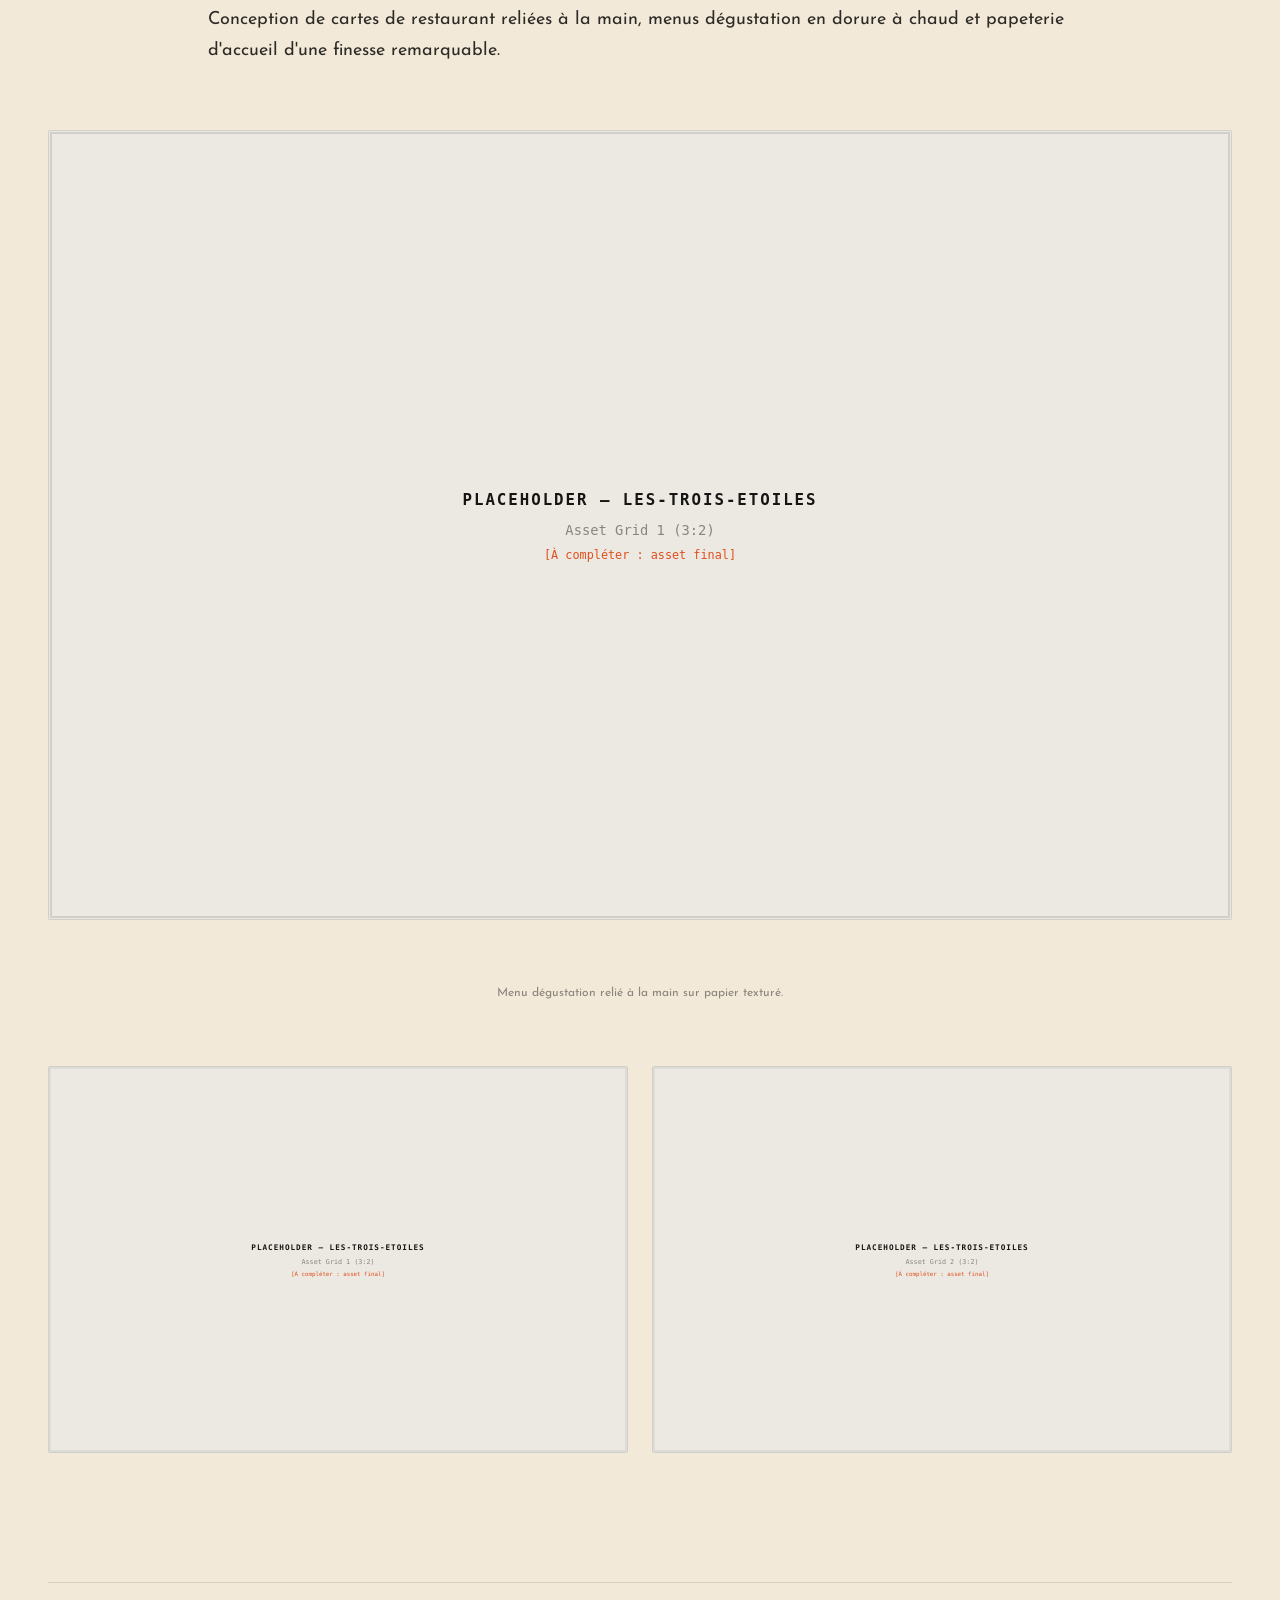
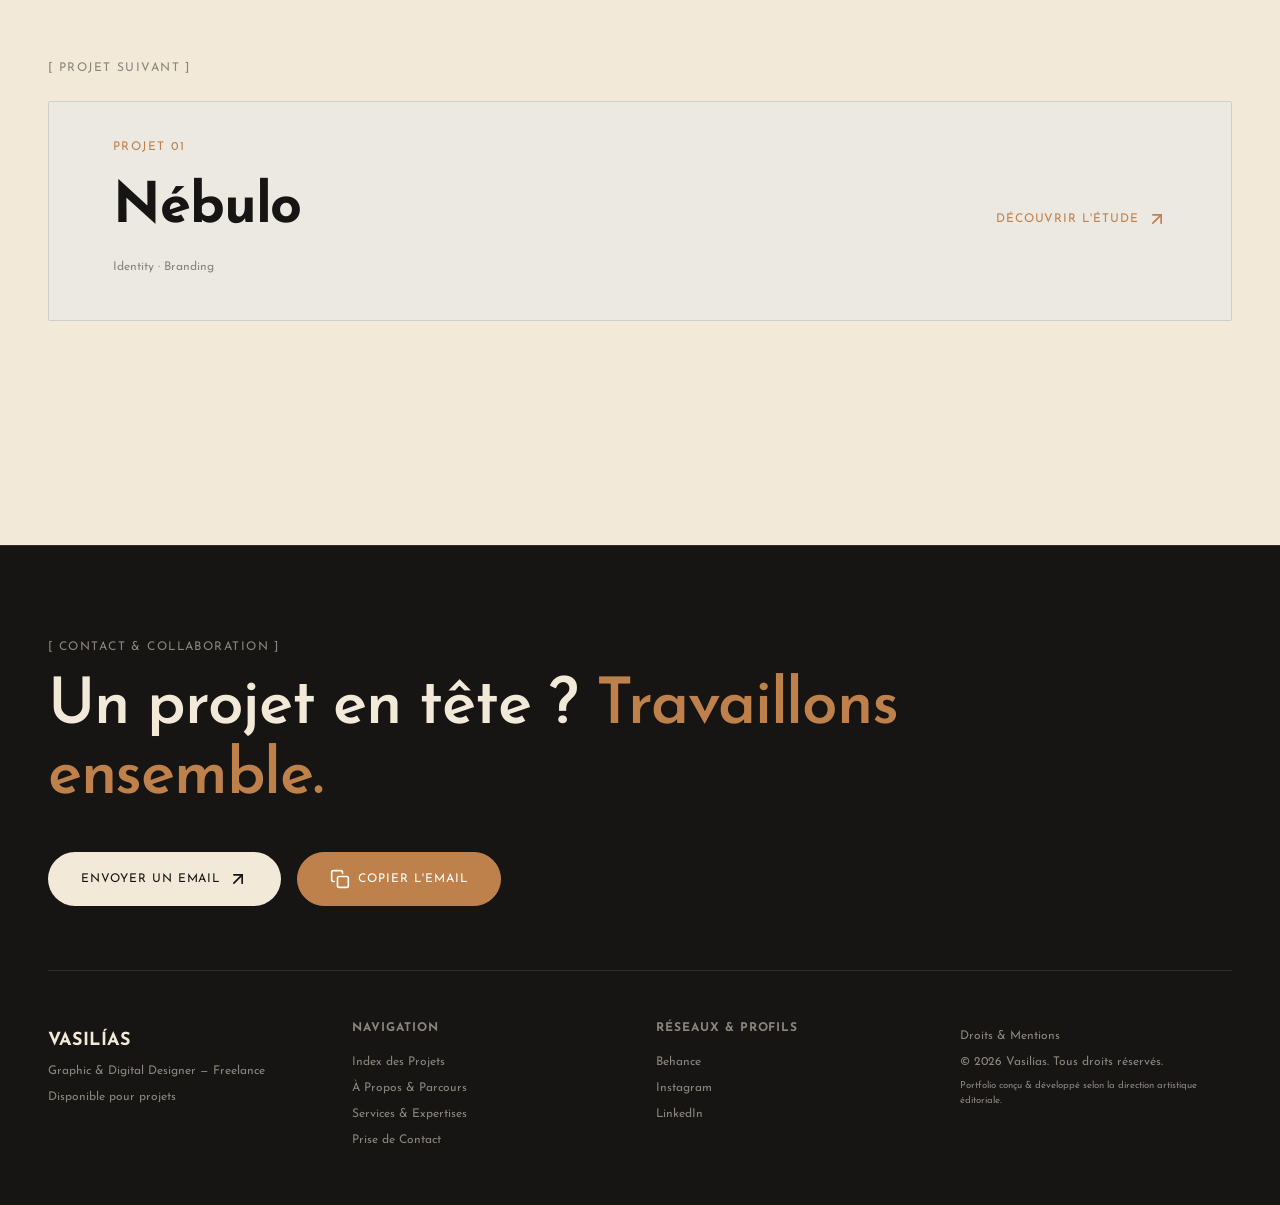
<file: work-les-trois-etoiles.html>
<!DOCTYPE html>
<html lang="fr">
<head>
  <meta charset="UTF-8">
  <meta name="viewport" content="width=device-width, initial-scale=1.0">
  <title>Les Trois Étoiles</title>
  <meta name="description" content="Les Trois Étoiles célèbre l'art de la table gastronomique.">
  <link rel="icon" href="favicon.svg" type="image/svg+xml">
  <link rel="preconnect" href="https://fonts.googleapis.com">
  <link rel="preconnect" href="https://fonts.gstatic.com" crossorigin>
  <link href="https://fonts.googleapis.com/css2?family=Josefin+Sans:wght@400;500;600;700&display=swap" rel="stylesheet">
  <link rel="stylesheet" href="css/style.css?v=30">
</head>
<body>

  <div class="preloader"><h1>Vasilías</h1></div>

  <header class="site-header">
    <div class="container site-header-inner">
      <a href="index.html" class="wordmark">Vasilías</a>
      <nav class="nav-desktop">
        <a href="work.html" class="active">Projets</a>
        <a href="about.html">À Propos</a>
        <a href="services.html">Services</a>
        <a href="contact.html">Contact</a>
      </nav>
      <button class="menu-btn" id="menuOpenBtn" aria-label="Ouvrir le menu">
        <svg class="ico" viewBox="0 0 24 24" fill="none" stroke="#161513" stroke-width="2" stroke-linecap="round"><line x1="4" y1="6" x2="20" y2="6"/><line x1="4" y1="12" x2="20" y2="12"/><line x1="4" y1="18" x2="20" y2="18"/></svg>
      </button>
    </div>
  </header>

  <div class="menu-overlay" id="menuOverlay">
    <div class="menu-top">
      <a href="index.html" class="wordmark">Vasilías</a>
      <button class="menu-close" id="menuCloseBtn" aria-label="Fermer le menu">
        <svg class="ico" viewBox="0 0 24 24" fill="none" stroke="#F2E9D8" stroke-width="2" stroke-linecap="round"><line x1="18" y1="6" x2="6" y2="18"/><line x1="6" y1="6" x2="18" y2="18"/></svg>
      </button>
    </div>
    <nav class="menu-links">
      <a href="index.html">Accueil</a>
      <a href="work.html" class="active">Projets</a>
      <a href="about.html">À Propos</a>
      <a href="services.html">Services</a>
      <a href="contact.html">Contact</a>
    </nav>
    <div class="menu-foot">
      <div><p class="label">Positionnement</p><p>Graphic &amp; Digital Designer — Freelance</p></div>
      <div><p class="label">Contact Direct</p><a href="mailto:ericotlauranto34@gmail.com">ericotlauranto34@gmail.com</a></div>
    </div>
  </div>

  <article class="page">
    <div class="case-header reveal reveal-up">
      <div class="eyebrow-row font-mono-custom">
        <span class="num">Projet 05</span><span>·</span><span>« [À compléter : année du projet Les Trois Étoiles] »</span>
      </div>
      <h1 class="case-title">Les Trois Étoiles</h1>
      <p class="case-tagline">Identité visuelle et univers d'édition pour restaurant gastronomique.</p>
    </div>

    <div class="case-meta reveal reveal-left">
      <div><p class="k">Année</p><p class="v">« [À compléter : année du projet Les Trois Étoiles] »</p></div>
      <div><p class="k">Client</p><p class="v">« [À compléter : client Les Trois Étoiles] »</p></div>
      <div style="grid-column:span 2;"><p class="k">Rôles &amp; Disciplines</p><p class="v">Identité Visuelle · Design Print · Direction Artistique</p></div>
    </div>

    <div class="case-hero reveal reveal-right"><img src="assets/projects/les-trois-etoiles/hero.svg" alt="Bannière Les Trois Étoiles"></div>

    <div class="case-overview reveal reveal-down">
      <h2>[ Aperçu du Projet ]</h2>
      <p>Les Trois Étoiles célèbre l'art de la table gastronomique à travers un travail typographique d'une grande précision, des papiers de création précieux et des supports de table d'une élégance rare.</p>
    </div>

    <div class="case-block case-block-text reveal reveal-zoom">
      <h3>Concept Éditorial & Édition</h3>
      <p>Conception de cartes de restaurant reliées à la main, menus dégustation en dorure à chaud et papeterie d'accueil d'une finesse remarquable.</p>
    </div>
    <div class="case-block reveal reveal-fade">
      <div class="case-hero"><img src="assets/projects/les-trois-etoiles/asset-1.svg" alt="Menu dégustation Les Trois Étoiles"></div>
      <p class="case-caption">Menu dégustation relié à la main sur papier texturé.</p>
    </div>
    <div class="case-block reveal reveal-zoom-out">
      <div class="case-grid-2">
        <img src="assets/projects/les-trois-etoiles/asset-1.svg" alt="Cartes de réservation Les Trois Étoiles">
        <img src="assets/projects/les-trois-etoiles/asset-2.svg" alt="Signalétique intérieure restaurant">
      </div>
    </div>


    <section class="next-project reveal reveal-left">
      <p class="eyebrow" style="margin-bottom:1.5rem;">[ Projet Suivant ]</p>
      <a class="link" href="work-nebulo.html">
        <div class="next-flex">
          <div>
            <span class="num">Projet 01</span>
            <h3 class="title">Nébulo</h3>
            <p class="cats">Identity · Branding</p>
          </div>
          <span class="cta">Découvrir l'étude <svg class="ico" viewBox="0 0 24 24" fill="none" stroke="currentColor" stroke-width="2" stroke-linecap="round" stroke-linejoin="round"><line x1="7" y1="17" x2="17" y2="7"/><polyline points="7 7 17 7 17 17"/></svg></span>
        </div>
      </a>
    </section>
  </article>


  <footer class="site-footer">
    <div class="container">
      <div class="footer-cta">
        <p class="eyebrow" style="color:#8A857C;margin-bottom:1rem;">[ Contact &amp; Collaboration ]</p>
        <h2>Un projet en tête ? <span class="accent">Travaillons ensemble.</span></h2>
        <div class="footer-btns">
          <a class="btn btn-light" style="background:#F2E9D8;color:#161513;" href="mailto:ericotlauranto34@gmail.com">Envoyer un email <svg class="ico" viewBox="0 0 24 24" fill="none" stroke="currentColor" stroke-width="2" stroke-linecap="round" stroke-linejoin="round"><line x1="7" y1="17" x2="17" y2="7"/><polyline points="7 7 17 7 17 17"/></svg></a>
          <button class="btn btn-copy" id="copyEmailFooter" data-copied="Adresse copiée"><span id="emailFooter" style="display:none;">ericotlauranto34@gmail.com</span><svg class="ico" viewBox="0 0 24 24" fill="none" stroke="currentColor" stroke-width="2" stroke-linecap="round" stroke-linejoin="round"><rect x="9" y="9" width="13" height="13" rx="2"/><path d="M5 15H4a2 2 0 0 1-2-2V4a2 2 0 0 1 2-2h9a2 2 0 0 1 2 2v1"/></svg><span>Copier l'email</span></button>
        </div>
      </div>
      <div class="footer-grid">
        <div><p class="brand">Vasilías</p><p>Graphic &amp; Digital Designer — Freelance</p><p>Disponible pour projets</p></div>
        <div><h4>Navigation</h4><ul><li><a href="work.html">Index des Projets</a></li><li><a href="about.html">À Propos &amp; Parcours</a></li><li><a href="services.html">Services &amp; Expertises</a></li><li><a href="contact.html">Prise de Contact</a></li></ul></div>
        <div><h4>Réseaux &amp; Profils</h4><ul><li><a href="https://www.behance.net/ericot1" target="_blank" rel="noopener noreferrer">Behance</a></li><li><a href="https://www.instagram.com/ericot.vasilias/" target="_blank" rel="noopener noreferrer">Instagram</a></li><li><a href="https://www.linkedin.com/in/ericot-lauranto-5807a8360?utm_source=share_via&amp;utm_content=profile&amp;utm_medium=member_android" target="_blank" rel="noopener noreferrer">LinkedIn</a></li></ul></div>
        <div class="legal"><p>Droits &amp; Mentions</p><p>© <span id="year"></span> Vasilías. Tous droits réservés.</p><p class="small">Portfolio conçu &amp; développé selon la direction artistique éditoriale.</p></div>
      </div>
    </div>
  </footer>

  <script>document.getElementById('year').textContent = new Date().getFullYear();</script>
  <script src="js/main.js?v=31"></script>
</body>
</html>
</file>
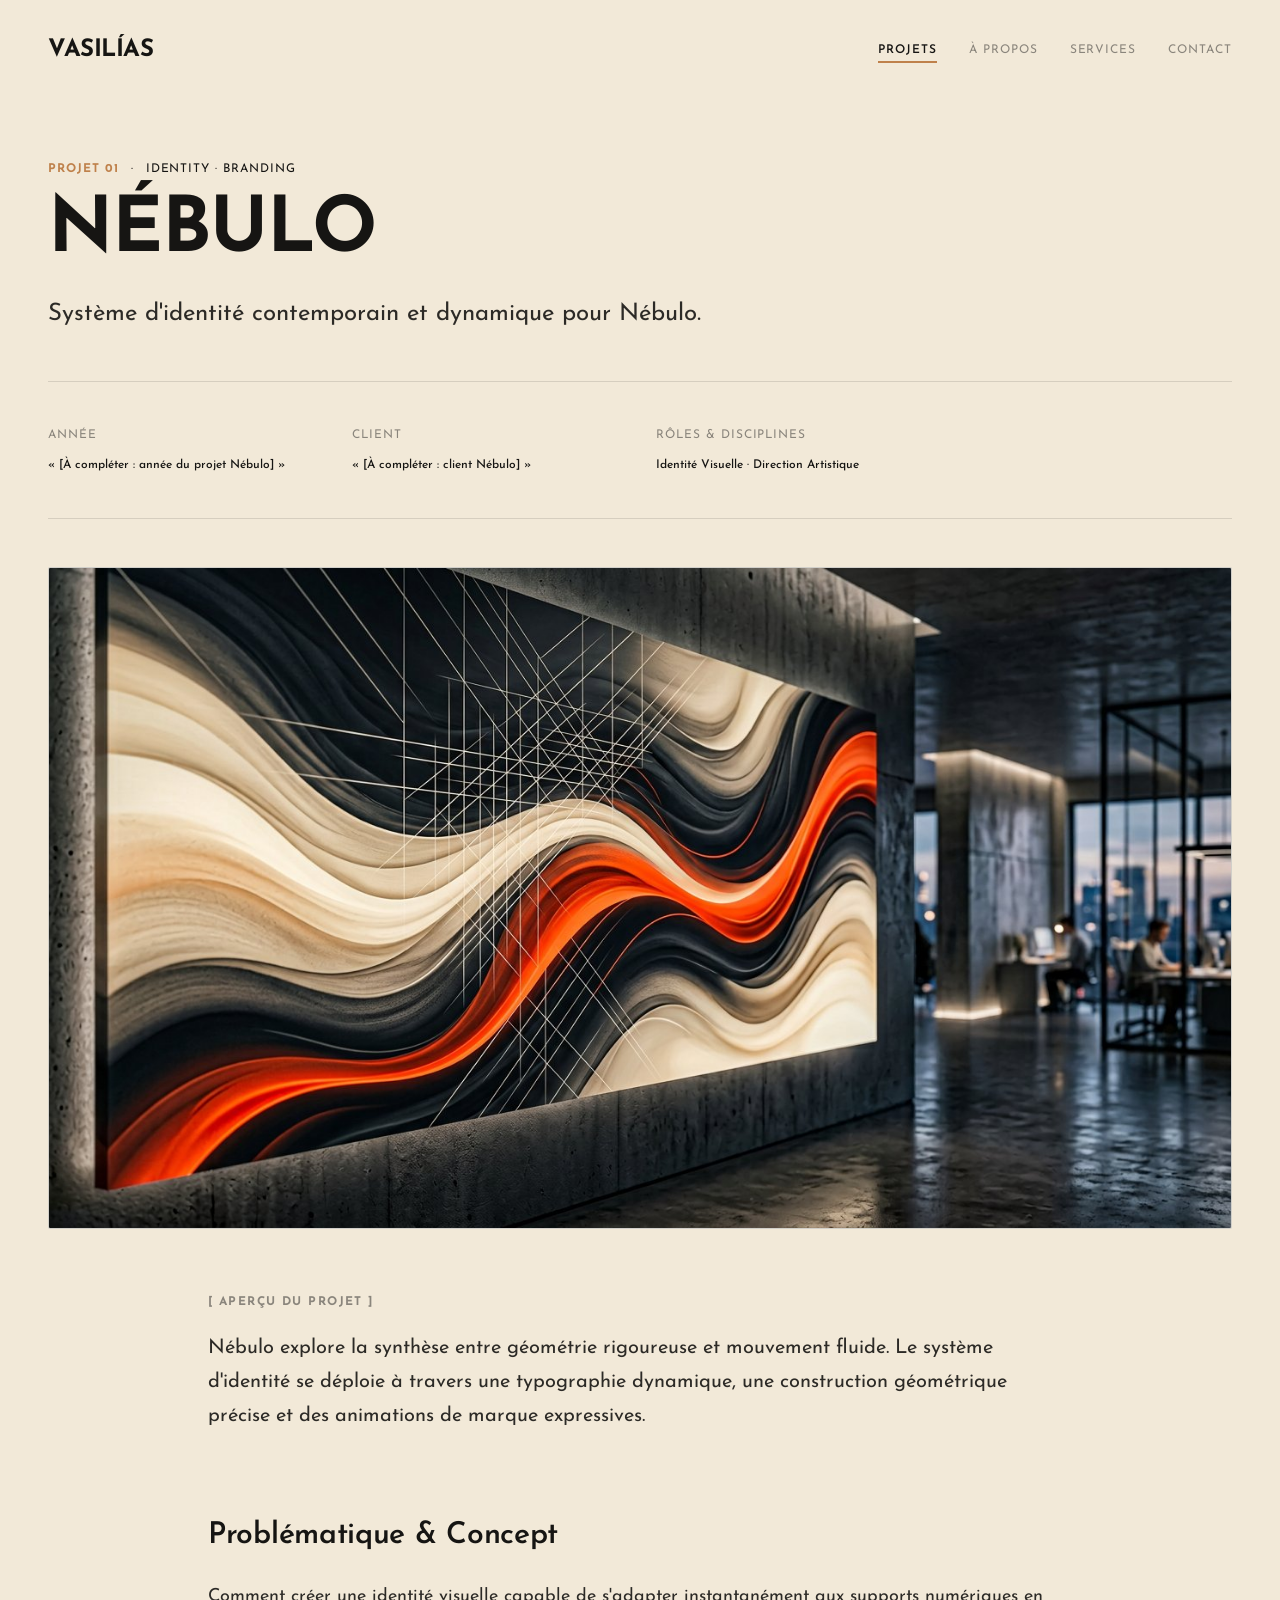
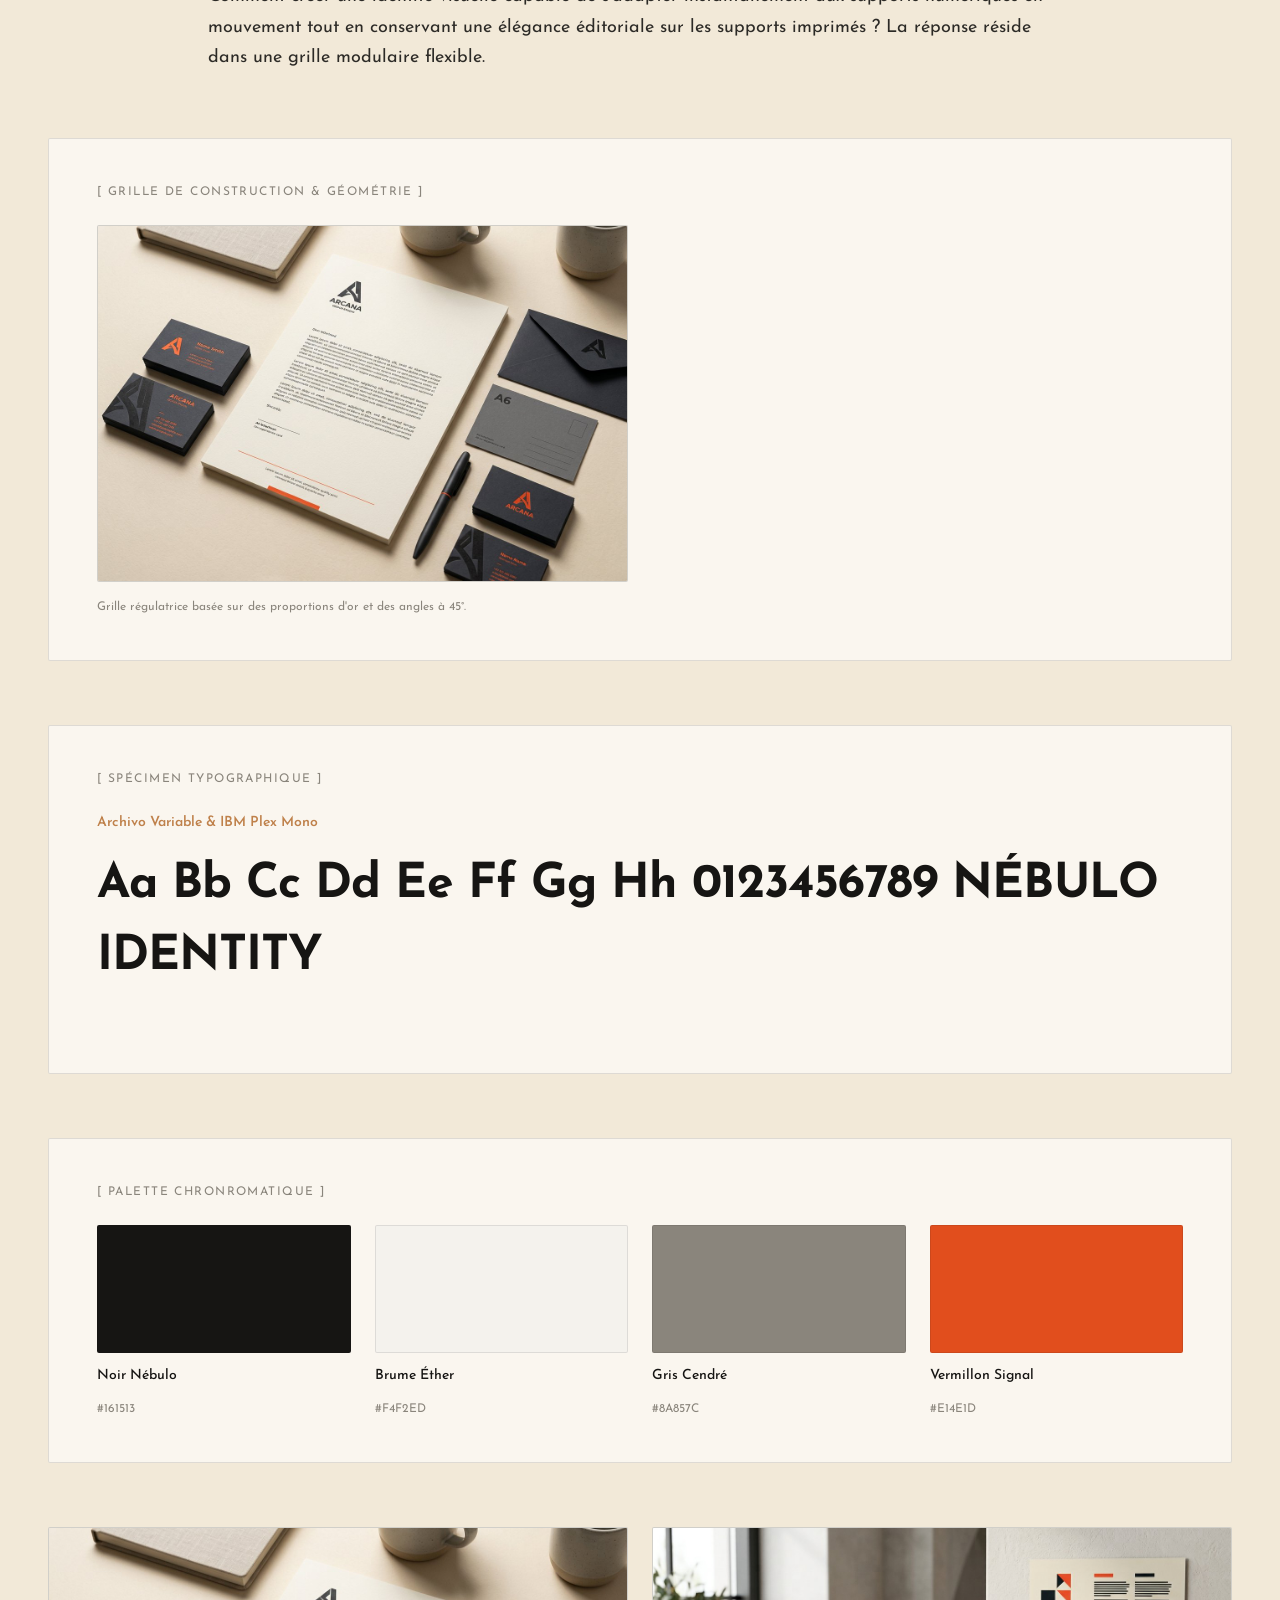
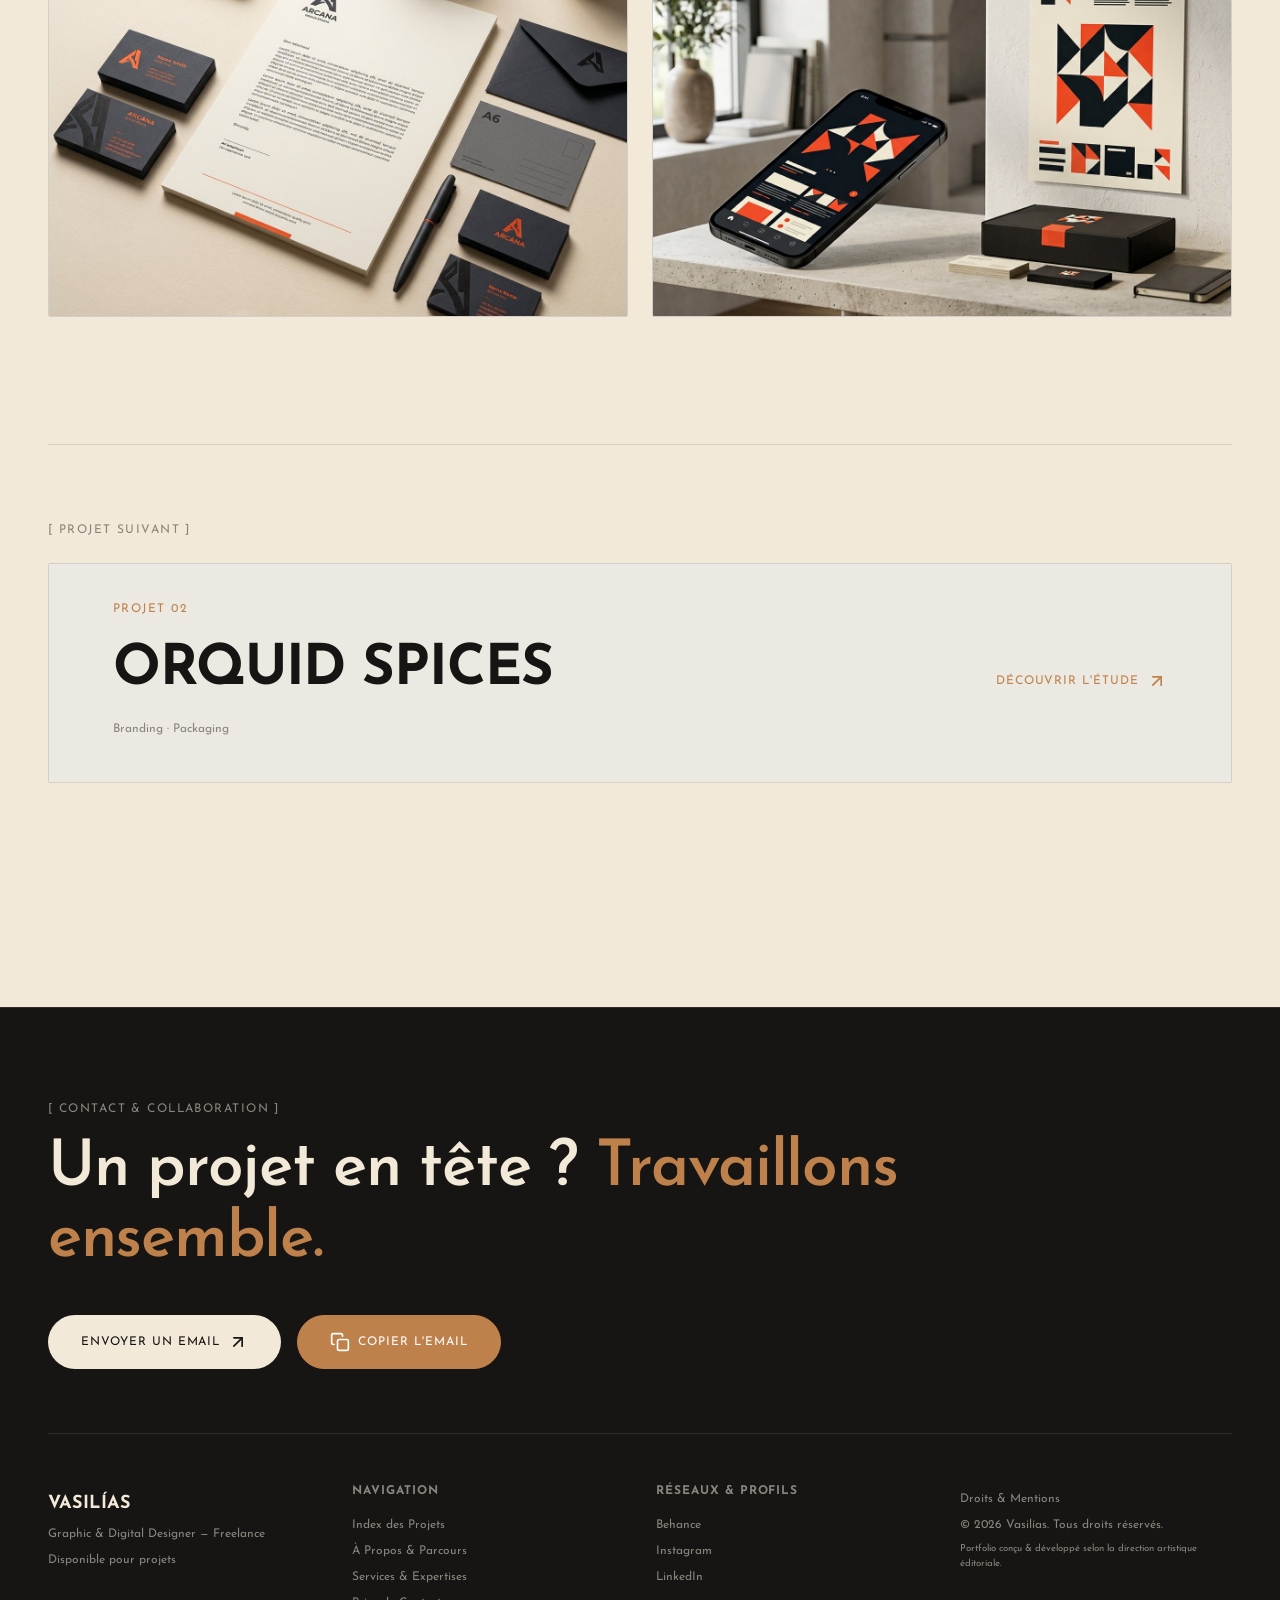
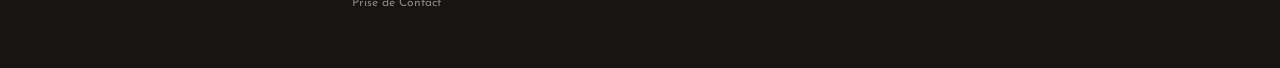
<file: work-nebulo.html>
<!DOCTYPE html>
<html lang="fr">
<head>
  <meta charset="UTF-8">
  <meta name="viewport" content="width=device-width, initial-scale=1.0">
  <title>Nébulo — Vasilías</title>
  <meta name="description" content="Nébulo explore la synthèse entre géométrie rigoureuse et mouvement fluide. Étude de cas par Vasilías.">
  <link rel="icon" href="favicon.svg" type="image/svg+xml">
  <link rel="preconnect" href="https://fonts.googleapis.com">
  <link rel="preconnect" href="https://fonts.gstatic.com" crossorigin>
  <link href="https://fonts.googleapis.com/css2?family=Josefin+Sans:wght@400;500;600;700&display=swap" rel="stylesheet">
  <link rel="stylesheet" href="css/style.css?v=30">
</head>
<body>

  <div class="preloader"><h1>Vasilías</h1></div>

  <header class="site-header">
    <div class="container site-header-inner">
      <a href="index.html" class="wordmark">Vasilías</a>
      <nav class="nav-desktop">
        <a href="work.html" class="active">Projets</a>
        <a href="about.html">À Propos</a>
        <a href="services.html">Services</a>
        <a href="contact.html">Contact</a>
      </nav>
      <button class="menu-btn" id="menuOpenBtn" aria-label="Ouvrir le menu">
        <svg class="ico" viewBox="0 0 24 24" fill="none" stroke="#161513" stroke-width="2" stroke-linecap="round"><line x1="4" y1="6" x2="20" y2="6"/><line x1="4" y1="12" x2="20" y2="12"/><line x1="4" y1="18" x2="20" y2="18"/></svg>
      </button>
    </div>
  </header>

  <div class="menu-overlay" id="menuOverlay">
    <div class="menu-top">
      <a href="index.html" class="wordmark">Vasilías</a>
      <button class="menu-close" id="menuCloseBtn" aria-label="Fermer le menu">
        <svg class="ico" viewBox="0 0 24 24" fill="none" stroke="#F2E9D8" stroke-width="2" stroke-linecap="round"><line x1="18" y1="6" x2="6" y2="18"/><line x1="6" y1="6" x2="18" y2="18"/></svg>
      </button>
    </div>
    <nav class="menu-links">
      <a href="index.html">Accueil</a>
      <a href="work.html" class="active">Projets</a>
      <a href="about.html">À Propos</a>
      <a href="services.html">Services</a>
      <a href="contact.html">Contact</a>
    </nav>
    <div class="menu-foot">
      <div><p class="label">Positionnement</p><p>Graphic &amp; Digital Designer — Freelance</p></div>
      <div><p class="label">Contact Direct</p><a href="mailto:ericotlauranto34@gmail.com">ericotlauranto34@gmail.com</a></div>
    </div>
  </div>

  <article class="page">
    <div class="case-header reveal reveal-up">
      <div class="eyebrow-row font-mono-custom">
        <span class="num">Projet 01</span><span>·</span><span>Identity · Branding</span>
      </div>
      <h1 class="case-title">Nébulo</h1>
      <p class="case-tagline">Système d'identité contemporain et dynamique pour Nébulo.</p>
    </div>

    <div class="case-meta reveal reveal-left">
      <div><p class="k">Année</p><p class="v">« [À compléter : année du projet Nébulo] »</p></div>
      <div><p class="k">Client</p><p class="v">« [À compléter : client Nébulo] »</p></div>
      <div style="grid-column:span 2;"><p class="k">Rôles &amp; Disciplines</p><p class="v">Identité Visuelle · Direction Artistique</p></div>
    </div>

    <div class="case-hero reveal reveal-right"><img src="assets/projects/nebulo/hero.jpg" alt="Bannière principale du projet Nébulo"></div>

    <div class="case-overview reveal reveal-down">
      <h2>[ Aperçu du Projet ]</h2>
      <p>Nébulo explore la synthèse entre géométrie rigoureuse et mouvement fluide. Le système d'identité se déploie à travers une typographie dynamique, une construction géométrique précise et des animations de marque expressives.</p>
    </div>

    <div class="case-block case-block-text reveal reveal-zoom">
      <h3>Problématique &amp; Concept</h3>
      <p>Comment créer une identité visuelle capable de s'adapter instantanément aux supports numériques en mouvement tout en conservant une élégance éditoriale sur les supports imprimés ? La réponse réside dans une grille modulaire flexible.</p>
    </div>

    <div class="case-block case-panel reveal reveal-fade">
      <p class="k">[ Grille de Construction &amp; Géométrie ]</p>
      <div class="case-grid-2">
        <img src="assets/projects/nebulo/asset-1.jpg" alt="Grille de construction du logo Nébulo">
      </div>
      <p style="font-family:'Josefin Sans',sans-serif;font-size:.75rem;color:var(--muted);margin-top:1rem;">Grille régulatrice basée sur des proportions d'or et des angles à 45°.</p>
    </div>

    <div class="case-block case-panel reveal reveal-zoom-out">
      <p class="k">[ Spécimen Typographique ]</p>
      <p class="specimen-font">Archivo Variable &amp; IBM Plex Mono</p>
      <p class="specimen-sample">Aa Bb Cc Dd Ee Ff Gg Hh 0123456789 NÉBULO IDENTITY</p>
    </div>

    <div class="case-block case-panel reveal reveal-left">
      <p class="k">[ Palette Chronromatique ]</p>
      <div class="palette-grid">
        <div><div class="swatch" style="background:#161513;"></div><p class="swatch-name">Noir Nébulo</p><p class="swatch-hex">#161513</p></div>
        <div><div class="swatch" style="background:#F4F2ED;"></div><p class="swatch-name">Brume Éther</p><p class="swatch-hex">#F4F2ED</p></div>
        <div><div class="swatch" style="background:#8A857C;"></div><p class="swatch-name">Gris Cendré</p><p class="swatch-hex">#8A857C</p></div>
        <div><div class="swatch" style="background:#E14E1D;"></div><p class="swatch-name">Vermillon Signal</p><p class="swatch-hex">#E14E1D</p></div>
      </div>
    </div>

    <div class="case-block reveal reveal-right">
      <div class="case-grid-2">
        <img src="assets/projects/nebulo/asset-1.jpg" alt="Déclinaison de marque Nébulo 1">
        <img src="assets/projects/nebulo/asset-2.jpg" alt="Déclinaison de marque Nébulo 2">
      </div>
    </div>

    <section class="next-project reveal reveal-up">
      <p class="eyebrow" style="margin-bottom:1.5rem;">[ Projet Suivant ]</p>
      <a class="link" href="work-orquid-spices.html">
        <div class="next-flex">
          <div>
            <span class="num">Projet 02</span>
            <h3 class="title">ORQUID SPICES</h3>
            <p class="cats">Branding · Packaging</p>
          </div>
          <span class="cta">Découvrir l'étude <svg class="ico" viewBox="0 0 24 24" fill="none" stroke="currentColor" stroke-width="2" stroke-linecap="round" stroke-linejoin="round"><line x1="7" y1="17" x2="17" y2="7"/><polyline points="7 7 17 7 17 17"/></svg></span>
        </div>
      </a>
    </section>
  </article>

  <footer class="site-footer">
    <div class="container">
      <div class="footer-cta">
        <p class="eyebrow" style="color:#8A857C;margin-bottom:1rem;">[ Contact &amp; Collaboration ]</p>
        <h2>Un projet en tête ? <span class="accent">Travaillons ensemble.</span></h2>
        <div class="footer-btns">
          <a class="btn btn-light" style="background:#F2E9D8;color:#161513;" href="mailto:ericotlauranto34@gmail.com">Envoyer un email <svg class="ico" viewBox="0 0 24 24" fill="none" stroke="currentColor" stroke-width="2" stroke-linecap="round" stroke-linejoin="round"><line x1="7" y1="17" x2="17" y2="7"/><polyline points="7 7 17 7 17 17"/></svg></a>
          <button class="btn btn-copy" id="copyEmailFooter" data-copied="Adresse copiée"><span id="emailFooter" style="display:none;">ericotlauranto34@gmail.com</span><svg class="ico" viewBox="0 0 24 24" fill="none" stroke="currentColor" stroke-width="2" stroke-linecap="round" stroke-linejoin="round"><rect x="9" y="9" width="13" height="13" rx="2"/><path d="M5 15H4a2 2 0 0 1-2-2V4a2 2 0 0 1 2-2h9a2 2 0 0 1 2 2v1"/></svg><span>Copier l'email</span></button>
        </div>
      </div>
      <div class="footer-grid">
        <div><p class="brand">Vasilías</p><p>Graphic &amp; Digital Designer — Freelance</p><p>Disponible pour projets</p></div>
        <div><h4>Navigation</h4><ul><li><a href="work.html">Index des Projets</a></li><li><a href="about.html">À Propos &amp; Parcours</a></li><li><a href="services.html">Services &amp; Expertises</a></li><li><a href="contact.html">Prise de Contact</a></li></ul></div>
        <div><h4>Réseaux &amp; Profils</h4><ul><li><a href="https://www.behance.net/ericot1" target="_blank" rel="noopener noreferrer">Behance</a></li><li><a href="https://www.instagram.com/ericot.vasilias/" target="_blank" rel="noopener noreferrer">Instagram</a></li><li><a href="https://www.linkedin.com/in/ericot-lauranto-5807a8360?utm_source=share_via&amp;utm_content=profile&amp;utm_medium=member_android" target="_blank" rel="noopener noreferrer">LinkedIn</a></li></ul></div>
        <div class="legal"><p>Droits &amp; Mentions</p><p>© <span id="year"></span> Vasilías. Tous droits réservés.</p><p class="small">Portfolio conçu &amp; développé selon la direction artistique éditoriale.</p></div>
      </div>
    </div>
  </footer>

  <script>document.getElementById('year').textContent = new Date().getFullYear();</script>
  <script src="js/main.js?v=31"></script>
</body>
</html>
</file>
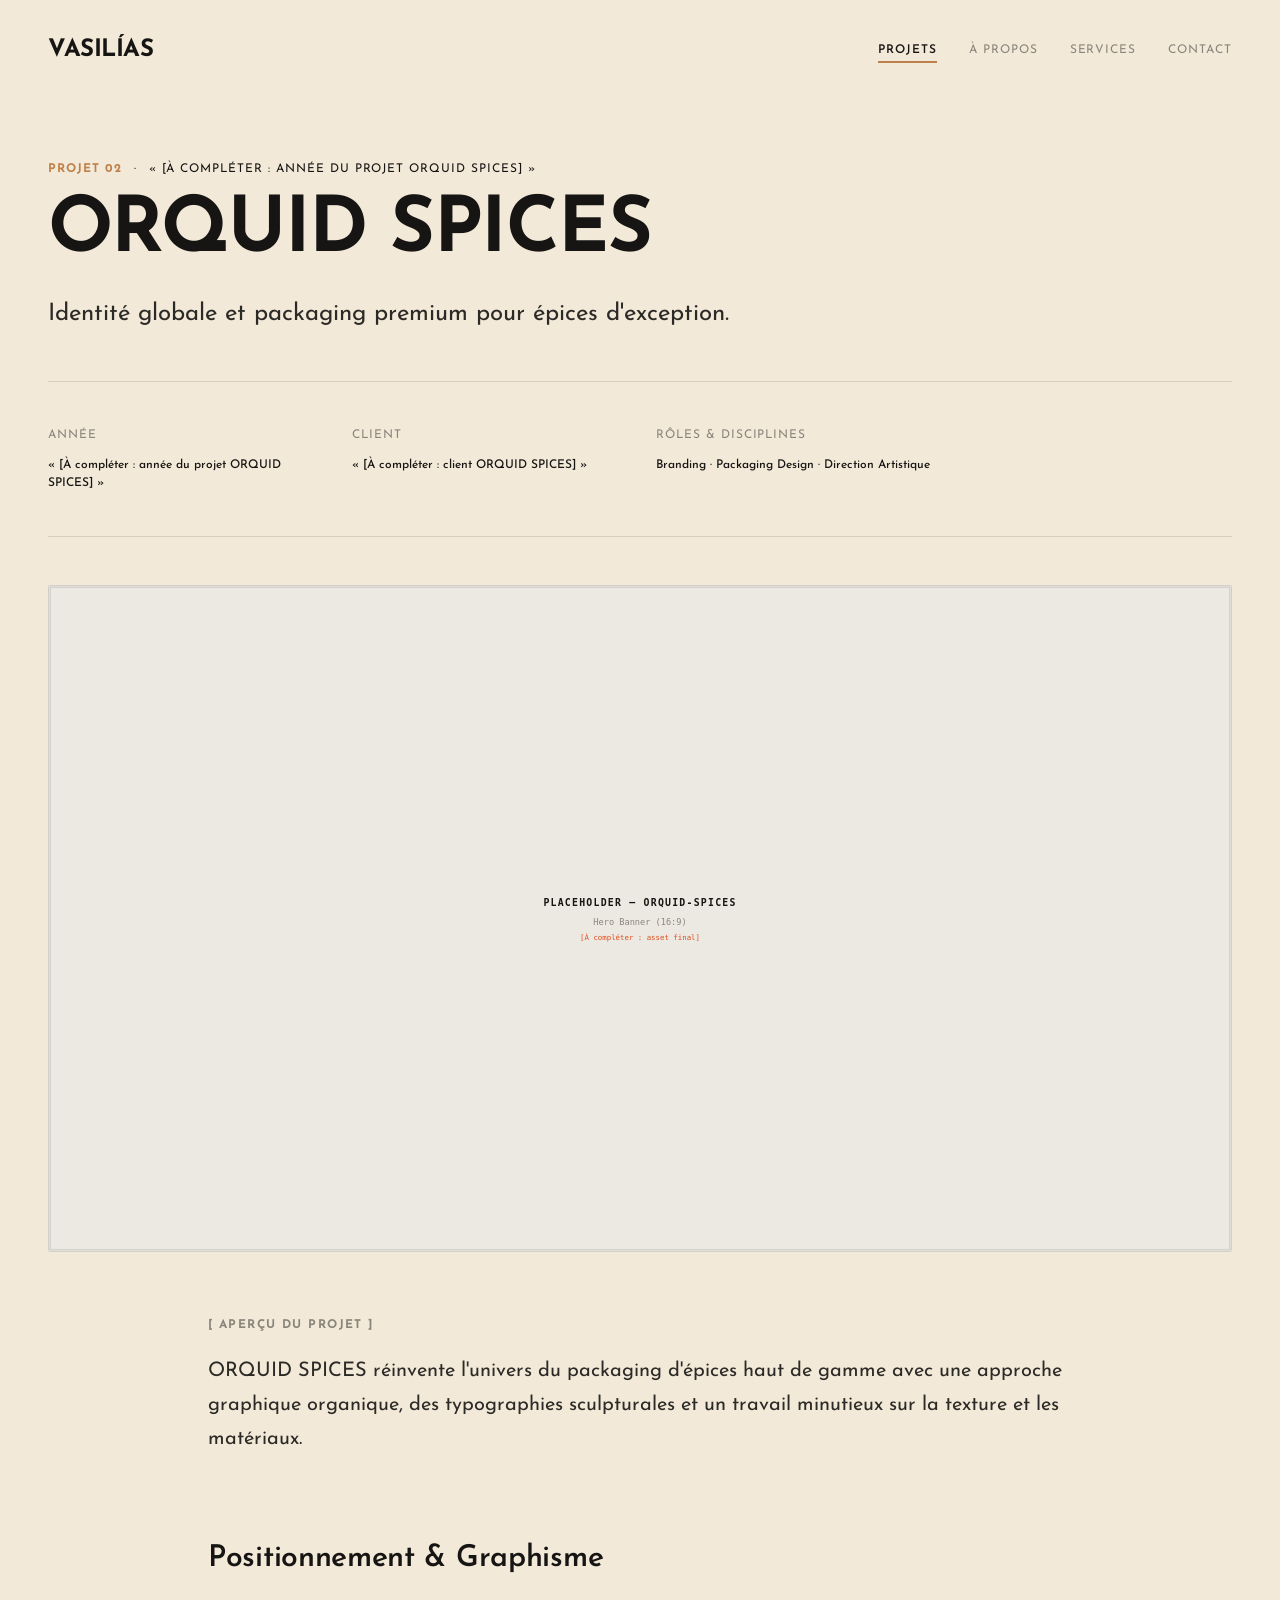
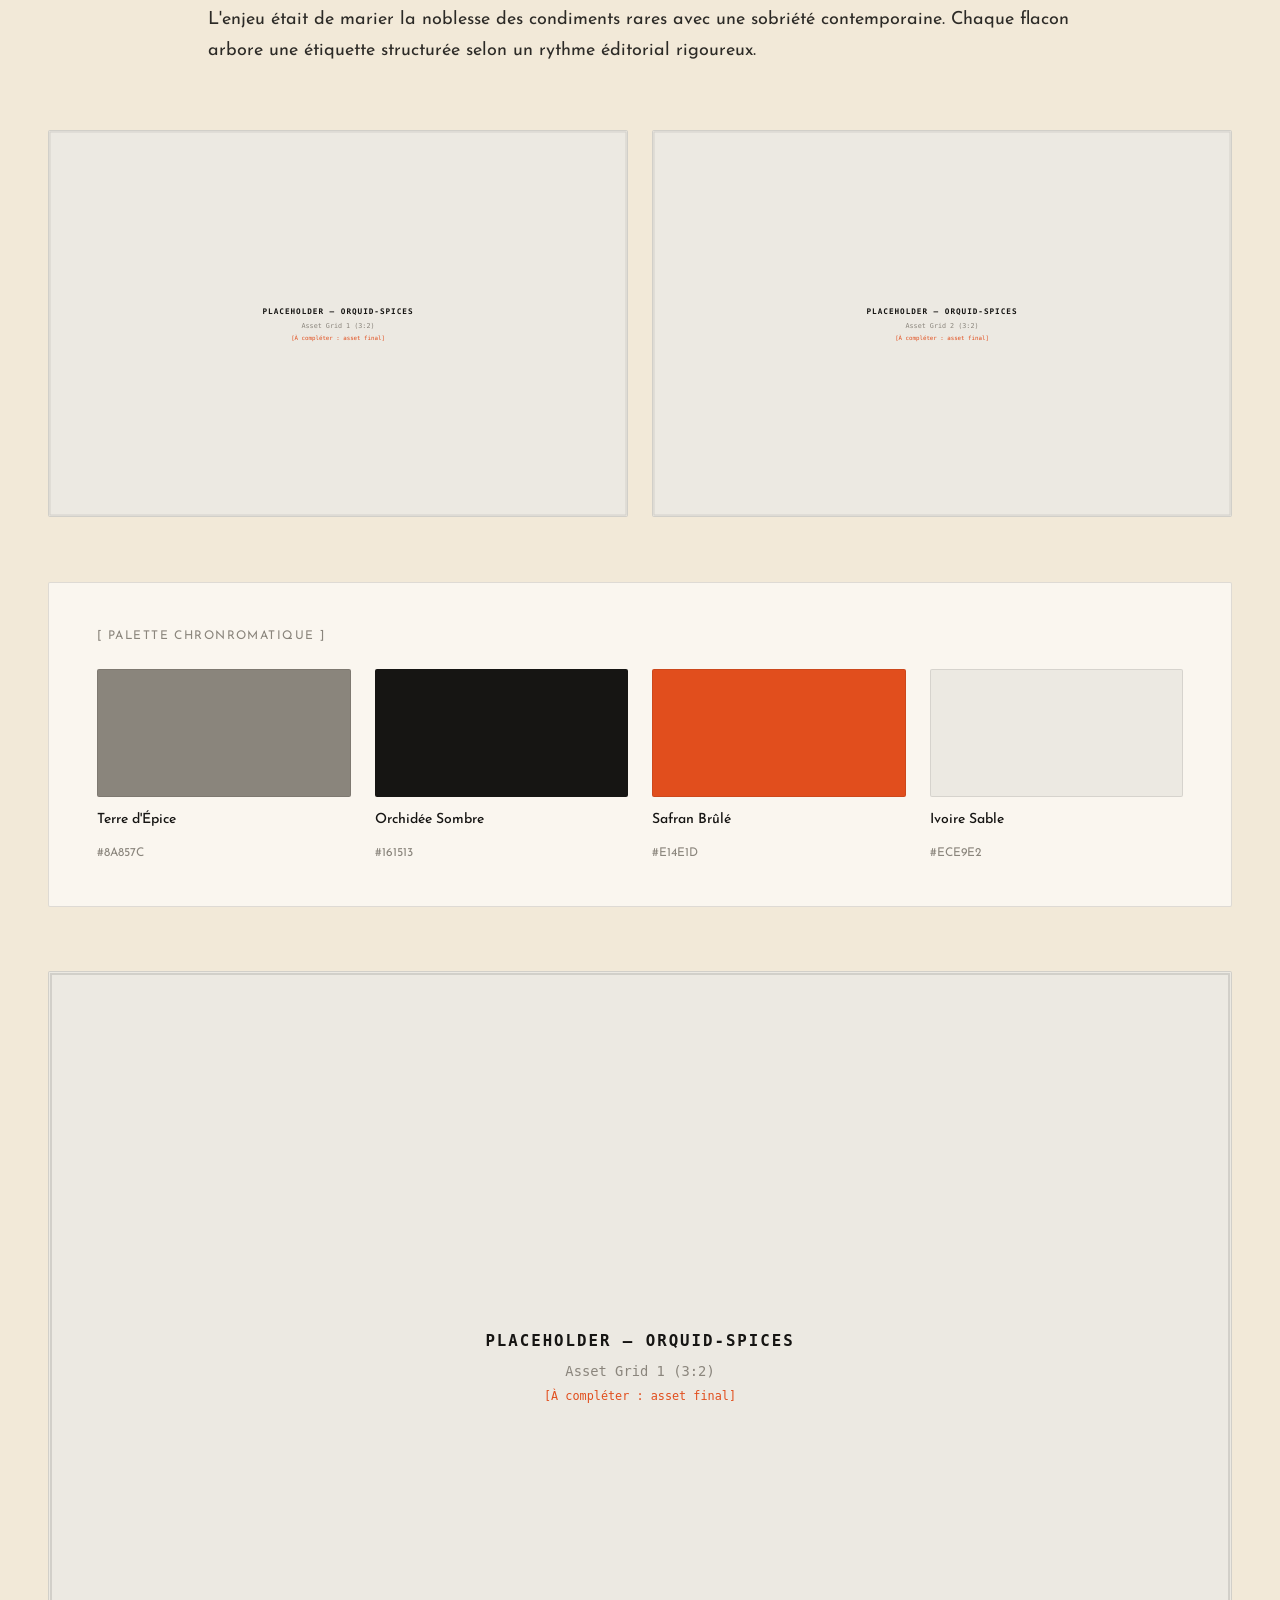
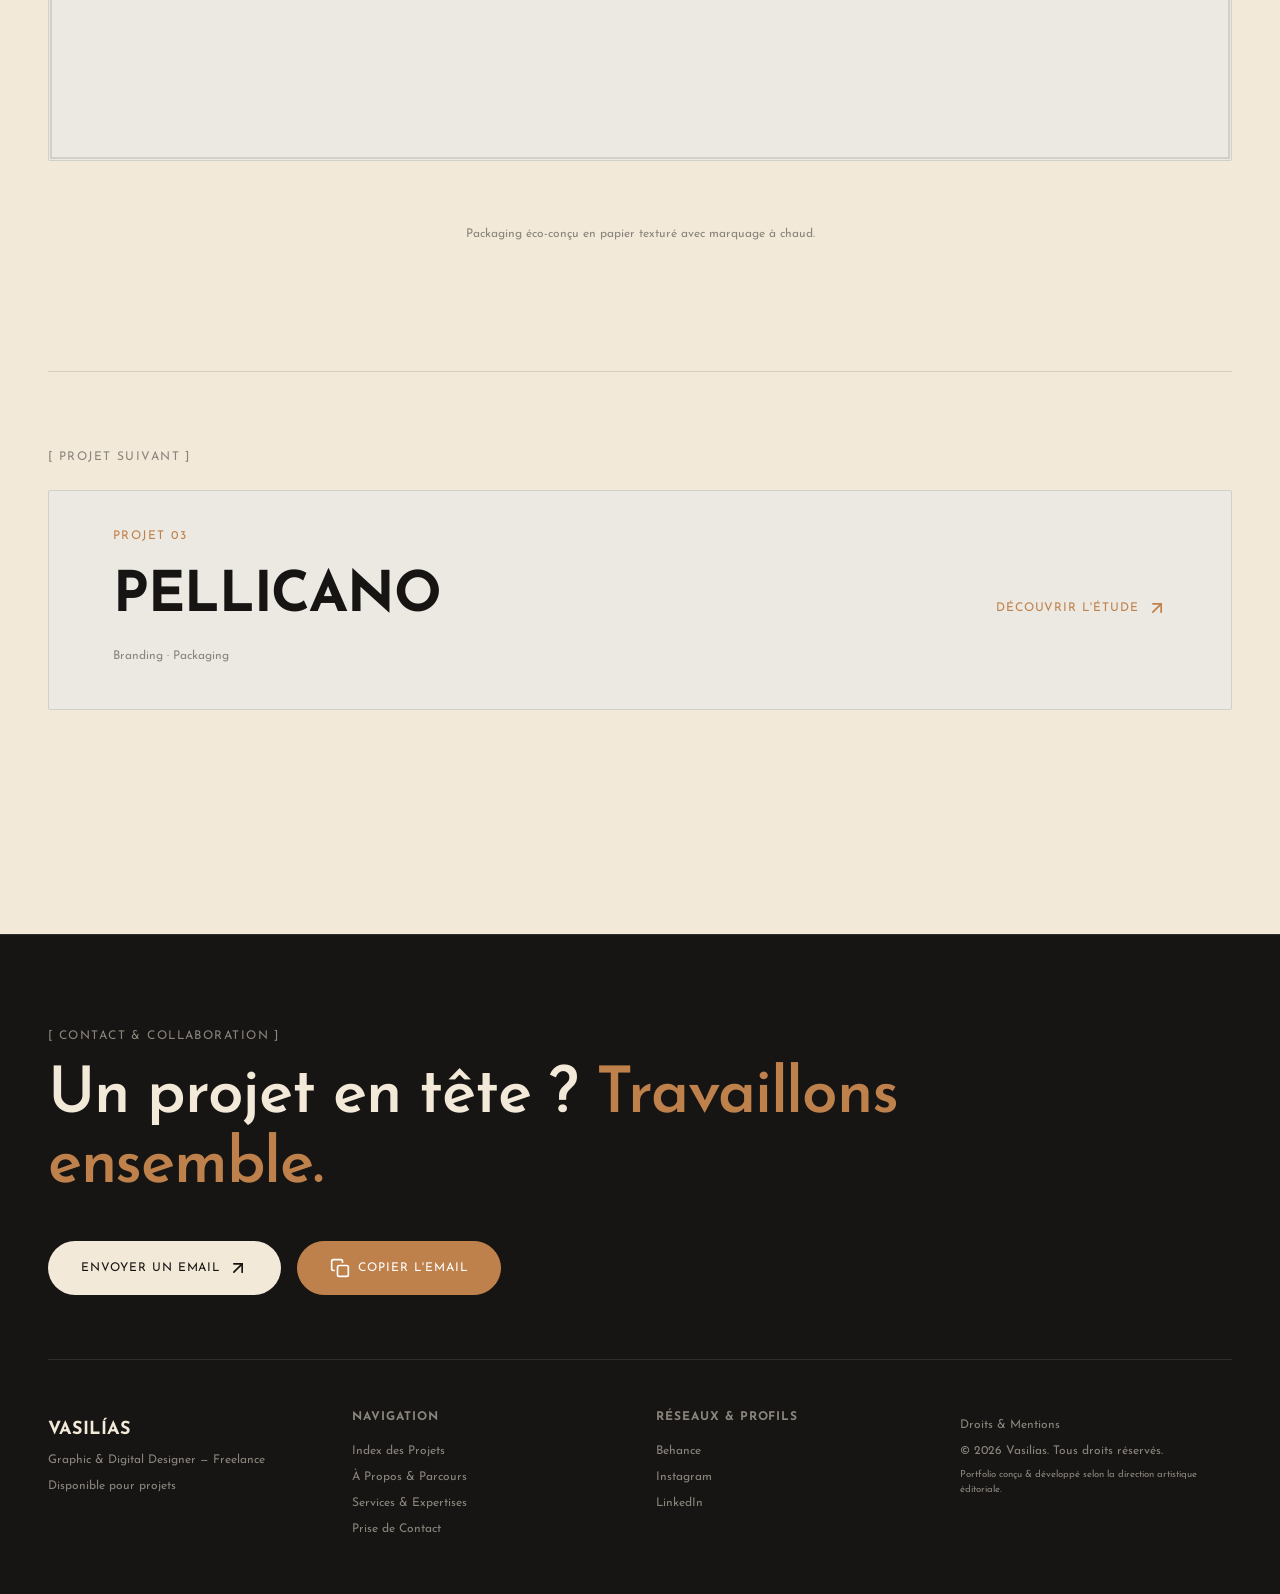
<file: work-orquid-spices.html>
<!DOCTYPE html>
<html lang="fr">
<head>
  <meta charset="UTF-8">
  <meta name="viewport" content="width=device-width, initial-scale=1.0">
  <title>ORQUID SPICES</title>
  <meta name="description" content="ORQUID SPICES réinvente l'univers du packaging d'épices haut de gamme.">
  <link rel="icon" href="favicon.svg" type="image/svg+xml">
  <link rel="preconnect" href="https://fonts.googleapis.com">
  <link rel="preconnect" href="https://fonts.gstatic.com" crossorigin>
  <link href="https://fonts.googleapis.com/css2?family=Josefin+Sans:wght@400;500;600;700&display=swap" rel="stylesheet">
  <link rel="stylesheet" href="css/style.css?v=30">
</head>
<body>

  <div class="preloader"><h1>Vasilías</h1></div>

  <header class="site-header">
    <div class="container site-header-inner">
      <a href="index.html" class="wordmark">Vasilías</a>
      <nav class="nav-desktop">
        <a href="work.html" class="active">Projets</a>
        <a href="about.html">À Propos</a>
        <a href="services.html">Services</a>
        <a href="contact.html">Contact</a>
      </nav>
      <button class="menu-btn" id="menuOpenBtn" aria-label="Ouvrir le menu">
        <svg class="ico" viewBox="0 0 24 24" fill="none" stroke="#161513" stroke-width="2" stroke-linecap="round"><line x1="4" y1="6" x2="20" y2="6"/><line x1="4" y1="12" x2="20" y2="12"/><line x1="4" y1="18" x2="20" y2="18"/></svg>
      </button>
    </div>
  </header>

  <div class="menu-overlay" id="menuOverlay">
    <div class="menu-top">
      <a href="index.html" class="wordmark">Vasilías</a>
      <button class="menu-close" id="menuCloseBtn" aria-label="Fermer le menu">
        <svg class="ico" viewBox="0 0 24 24" fill="none" stroke="#F2E9D8" stroke-width="2" stroke-linecap="round"><line x1="18" y1="6" x2="6" y2="18"/><line x1="6" y1="6" x2="18" y2="18"/></svg>
      </button>
    </div>
    <nav class="menu-links">
      <a href="index.html">Accueil</a>
      <a href="work.html" class="active">Projets</a>
      <a href="about.html">À Propos</a>
      <a href="services.html">Services</a>
      <a href="contact.html">Contact</a>
    </nav>
    <div class="menu-foot">
      <div><p class="label">Positionnement</p><p>Graphic &amp; Digital Designer — Freelance</p></div>
      <div><p class="label">Contact Direct</p><a href="mailto:ericotlauranto34@gmail.com">ericotlauranto34@gmail.com</a></div>
    </div>
  </div>

  <article class="page">
    <div class="case-header reveal reveal-up">
      <div class="eyebrow-row font-mono-custom">
        <span class="num">Projet 02</span><span>·</span><span>« [À compléter : année du projet ORQUID SPICES] »</span>
      </div>
      <h1 class="case-title">ORQUID SPICES</h1>
      <p class="case-tagline">Identité globale et packaging premium pour épices d'exception.</p>
    </div>

    <div class="case-meta reveal reveal-left">
      <div><p class="k">Année</p><p class="v">« [À compléter : année du projet ORQUID SPICES] »</p></div>
      <div><p class="k">Client</p><p class="v">« [À compléter : client ORQUID SPICES] »</p></div>
      <div style="grid-column:span 2;"><p class="k">Rôles &amp; Disciplines</p><p class="v">Branding · Packaging Design · Direction Artistique</p></div>
    </div>

    <div class="case-hero reveal reveal-right"><img src="assets/projects/orquid-spices/hero.svg" alt="Bannière packaging ORQUID SPICES"></div>

    <div class="case-overview reveal reveal-down">
      <h2>[ Aperçu du Projet ]</h2>
      <p>ORQUID SPICES réinvente l'univers du packaging d'épices haut de gamme avec une approche graphique organique, des typographies sculpturales et un travail minutieux sur la texture et les matériaux.</p>
    </div>

    <div class="case-block case-block-text reveal reveal-zoom">
      <h3>Positionnement & Graphisme</h3>
      <p>L'enjeu était de marier la noblesse des condiments rares avec une sobriété contemporaine. Chaque flacon arbore une étiquette structurée selon un rythme éditorial rigoureux.</p>
    </div>
    <div class="case-block reveal reveal-fade">
      <div class="case-grid-2">
        <img src="assets/projects/orquid-spices/asset-1.svg" alt="Visuel packaging ORQUID SPICES flacon 1">
        <img src="assets/projects/orquid-spices/asset-2.svg" alt="Visuel packaging ORQUID SPICES flacon 2">
      </div>
    </div>
    <div class="case-block case-panel reveal reveal-zoom-out">
      <p class="k">[ Palette Chronromatique ]</p>
      <div class="palette-grid"><div><div class="swatch" style="background:#8A857C"></div><p class="swatch-name">Terre d'Épice</p><p class="swatch-hex">#8A857C</p></div><div><div class="swatch" style="background:#161513"></div><p class="swatch-name">Orchidée Sombre</p><p class="swatch-hex">#161513</p></div><div><div class="swatch" style="background:#E14E1D"></div><p class="swatch-name">Safran Brûlé</p><p class="swatch-hex">#E14E1D</p></div><div><div class="swatch" style="background:#ECE9E2"></div><p class="swatch-name">Ivoire Sable</p><p class="swatch-hex">#ECE9E2</p></div></div>
    </div>
    <div class="case-block reveal reveal-left">
      <div class="case-hero"><img src="assets/projects/orquid-spices/asset-1.svg" alt="Série complète des coffrets ORQUID SPICES"></div>
      <p class="case-caption">Packaging éco-conçu en papier texturé avec marquage à chaud.</p>
    </div>

    <section class="next-project reveal reveal-right">
      <p class="eyebrow" style="margin-bottom:1.5rem;">[ Projet Suivant ]</p>
      <a class="link" href="work-pellicano.html">
        <div class="next-flex">
          <div>
            <span class="num">Projet 03</span>
            <h3 class="title">PELLICANO</h3>
            <p class="cats">Branding · Packaging</p>
          </div>
          <span class="cta">Découvrir l'étude <svg class="ico" viewBox="0 0 24 24" fill="none" stroke="currentColor" stroke-width="2" stroke-linecap="round" stroke-linejoin="round"><line x1="7" y1="17" x2="17" y2="7"/><polyline points="7 7 17 7 17 17"/></svg></span>
        </div>
      </a>
    </section>
  </article>


  <footer class="site-footer">
    <div class="container">
      <div class="footer-cta">
        <p class="eyebrow" style="color:#8A857C;margin-bottom:1rem;">[ Contact &amp; Collaboration ]</p>
        <h2>Un projet en tête ? <span class="accent">Travaillons ensemble.</span></h2>
        <div class="footer-btns">
          <a class="btn btn-light" style="background:#F2E9D8;color:#161513;" href="mailto:ericotlauranto34@gmail.com">Envoyer un email <svg class="ico" viewBox="0 0 24 24" fill="none" stroke="currentColor" stroke-width="2" stroke-linecap="round" stroke-linejoin="round"><line x1="7" y1="17" x2="17" y2="7"/><polyline points="7 7 17 7 17 17"/></svg></a>
          <button class="btn btn-copy" id="copyEmailFooter" data-copied="Adresse copiée"><span id="emailFooter" style="display:none;">ericotlauranto34@gmail.com</span><svg class="ico" viewBox="0 0 24 24" fill="none" stroke="currentColor" stroke-width="2" stroke-linecap="round" stroke-linejoin="round"><rect x="9" y="9" width="13" height="13" rx="2"/><path d="M5 15H4a2 2 0 0 1-2-2V4a2 2 0 0 1 2-2h9a2 2 0 0 1 2 2v1"/></svg><span>Copier l'email</span></button>
        </div>
      </div>
      <div class="footer-grid">
        <div><p class="brand">Vasilías</p><p>Graphic &amp; Digital Designer — Freelance</p><p>Disponible pour projets</p></div>
        <div><h4>Navigation</h4><ul><li><a href="work.html">Index des Projets</a></li><li><a href="about.html">À Propos &amp; Parcours</a></li><li><a href="services.html">Services &amp; Expertises</a></li><li><a href="contact.html">Prise de Contact</a></li></ul></div>
        <div><h4>Réseaux &amp; Profils</h4><ul><li><a href="https://www.behance.net/ericot1" target="_blank" rel="noopener noreferrer">Behance</a></li><li><a href="https://www.instagram.com/ericot.vasilias/" target="_blank" rel="noopener noreferrer">Instagram</a></li><li><a href="https://www.linkedin.com/in/ericot-lauranto-5807a8360?utm_source=share_via&amp;utm_content=profile&amp;utm_medium=member_android" target="_blank" rel="noopener noreferrer">LinkedIn</a></li></ul></div>
        <div class="legal"><p>Droits &amp; Mentions</p><p>© <span id="year"></span> Vasilías. Tous droits réservés.</p><p class="small">Portfolio conçu &amp; développé selon la direction artistique éditoriale.</p></div>
      </div>
    </div>
  </footer>

  <script>document.getElementById('year').textContent = new Date().getFullYear();</script>
  <script src="js/main.js?v=31"></script>
</body>
</html>
</file>
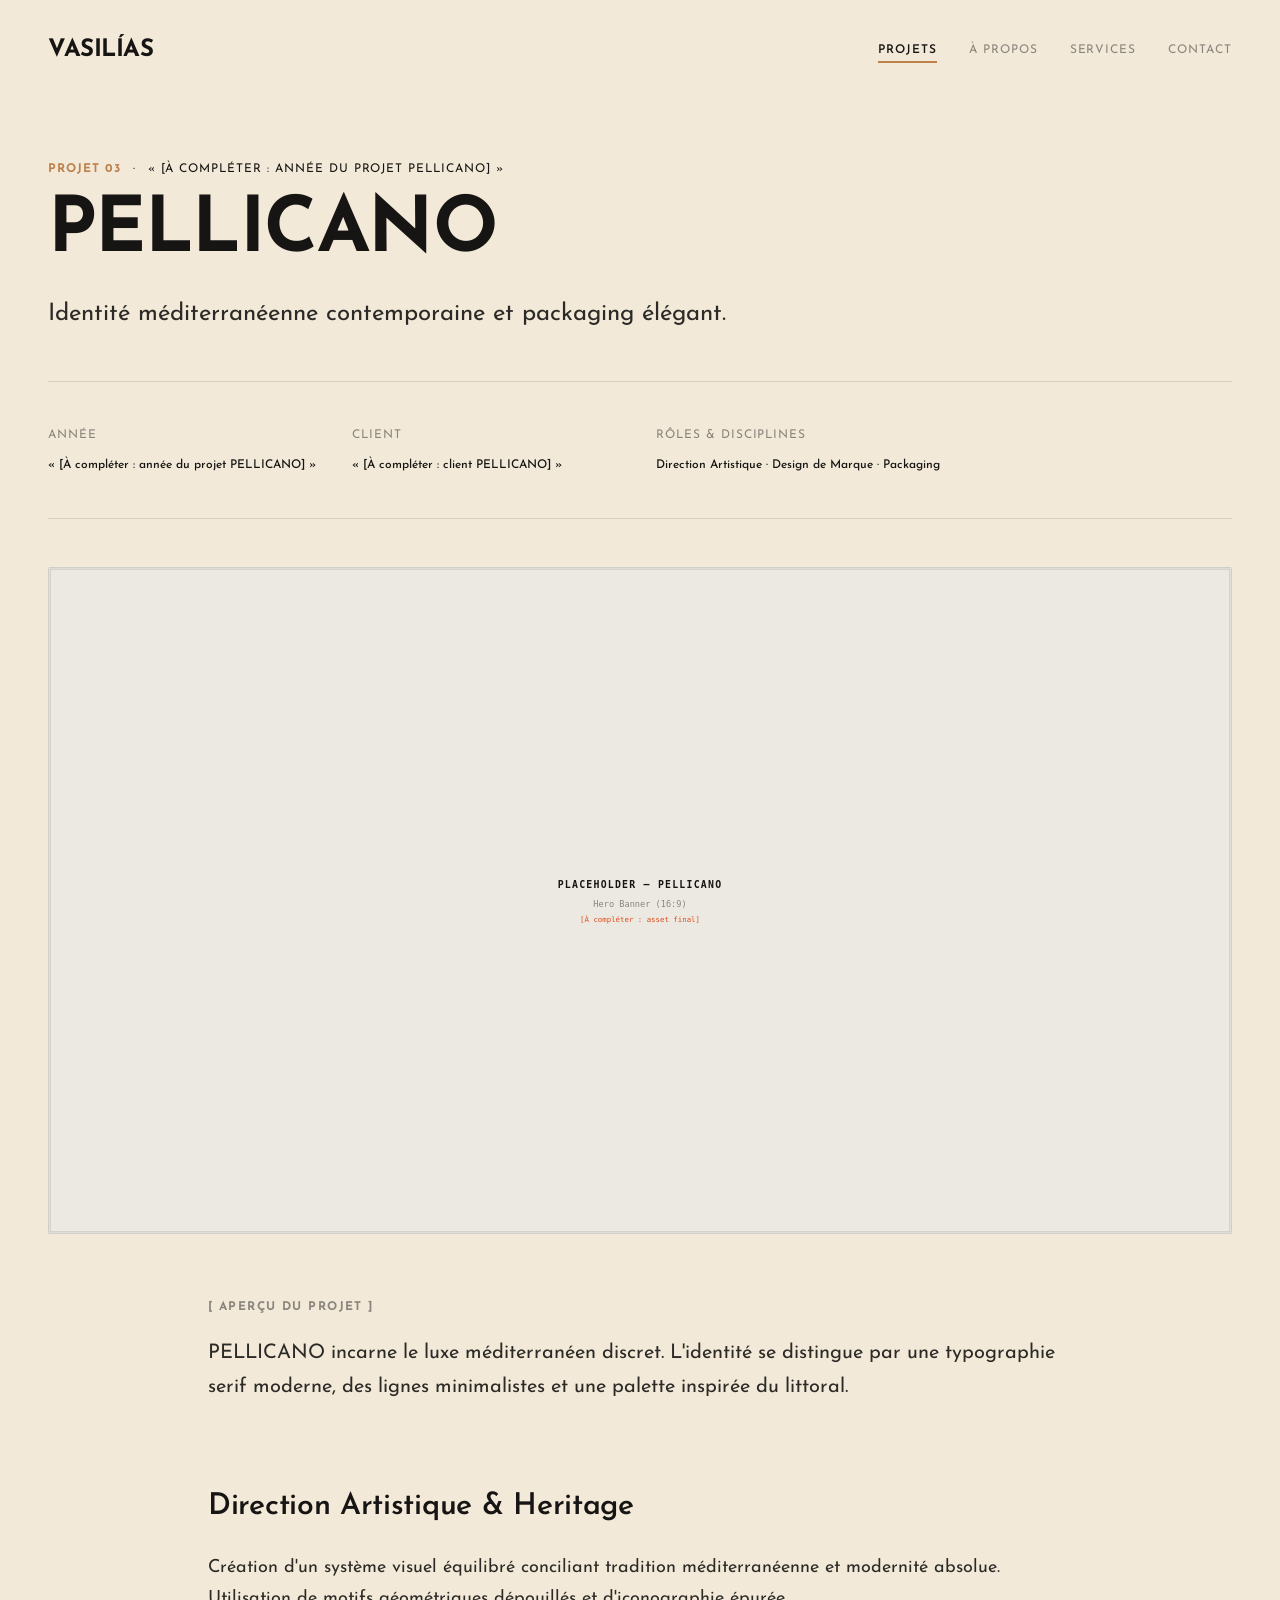
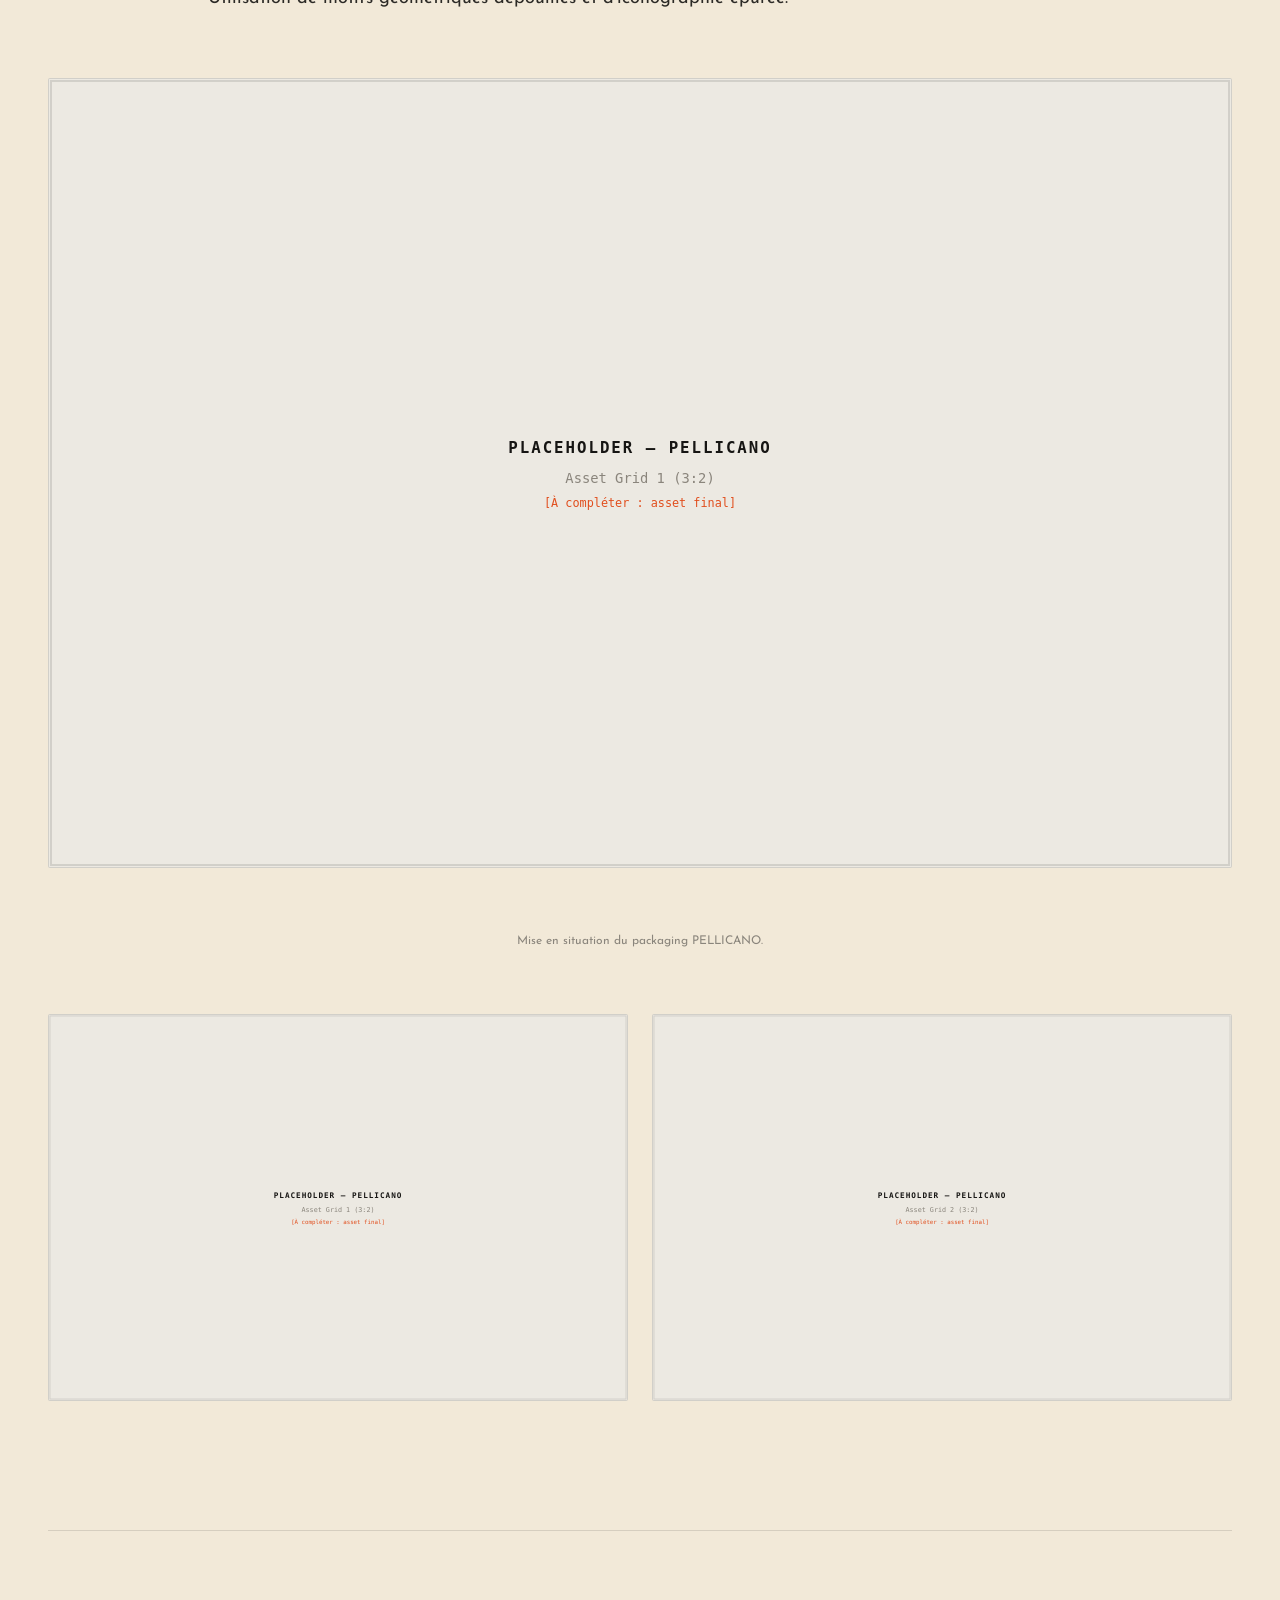
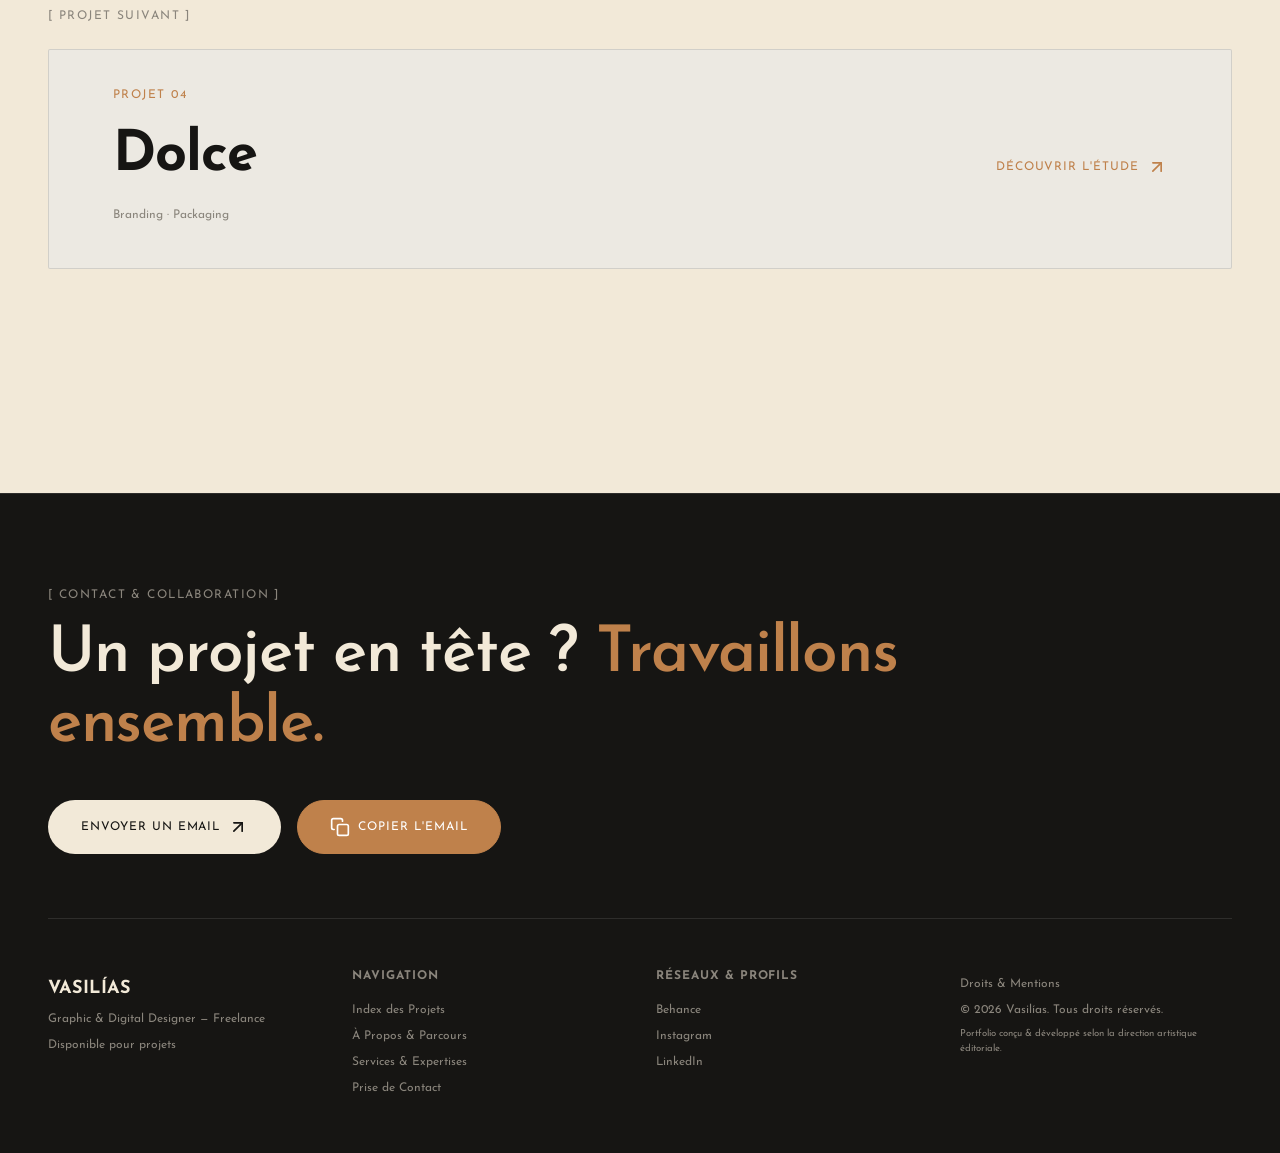
<file: work-pellicano.html>
<!DOCTYPE html>
<html lang="fr">
<head>
  <meta charset="UTF-8">
  <meta name="viewport" content="width=device-width, initial-scale=1.0">
  <title>PELLICANO</title>
  <meta name="description" content="PELLICANO incarne le luxe méditerranéen discret.">
  <link rel="icon" href="favicon.svg" type="image/svg+xml">
  <link rel="preconnect" href="https://fonts.googleapis.com">
  <link rel="preconnect" href="https://fonts.gstatic.com" crossorigin>
  <link href="https://fonts.googleapis.com/css2?family=Josefin+Sans:wght@400;500;600;700&display=swap" rel="stylesheet">
  <link rel="stylesheet" href="css/style.css?v=30">
</head>
<body>

  <div class="preloader"><h1>Vasilías</h1></div>

  <header class="site-header">
    <div class="container site-header-inner">
      <a href="index.html" class="wordmark">Vasilías</a>
      <nav class="nav-desktop">
        <a href="work.html" class="active">Projets</a>
        <a href="about.html">À Propos</a>
        <a href="services.html">Services</a>
        <a href="contact.html">Contact</a>
      </nav>
      <button class="menu-btn" id="menuOpenBtn" aria-label="Ouvrir le menu">
        <svg class="ico" viewBox="0 0 24 24" fill="none" stroke="#161513" stroke-width="2" stroke-linecap="round"><line x1="4" y1="6" x2="20" y2="6"/><line x1="4" y1="12" x2="20" y2="12"/><line x1="4" y1="18" x2="20" y2="18"/></svg>
      </button>
    </div>
  </header>

  <div class="menu-overlay" id="menuOverlay">
    <div class="menu-top">
      <a href="index.html" class="wordmark">Vasilías</a>
      <button class="menu-close" id="menuCloseBtn" aria-label="Fermer le menu">
        <svg class="ico" viewBox="0 0 24 24" fill="none" stroke="#F2E9D8" stroke-width="2" stroke-linecap="round"><line x1="18" y1="6" x2="6" y2="18"/><line x1="6" y1="6" x2="18" y2="18"/></svg>
      </button>
    </div>
    <nav class="menu-links">
      <a href="index.html">Accueil</a>
      <a href="work.html" class="active">Projets</a>
      <a href="about.html">À Propos</a>
      <a href="services.html">Services</a>
      <a href="contact.html">Contact</a>
    </nav>
    <div class="menu-foot">
      <div><p class="label">Positionnement</p><p>Graphic &amp; Digital Designer — Freelance</p></div>
      <div><p class="label">Contact Direct</p><a href="mailto:ericotlauranto34@gmail.com">ericotlauranto34@gmail.com</a></div>
    </div>
  </div>

  <article class="page">
    <div class="case-header reveal reveal-up">
      <div class="eyebrow-row font-mono-custom">
        <span class="num">Projet 03</span><span>·</span><span>« [À compléter : année du projet PELLICANO] »</span>
      </div>
      <h1 class="case-title">PELLICANO</h1>
      <p class="case-tagline">Identité méditerranéenne contemporaine et packaging élégant.</p>
    </div>

    <div class="case-meta reveal reveal-left">
      <div><p class="k">Année</p><p class="v">« [À compléter : année du projet PELLICANO] »</p></div>
      <div><p class="k">Client</p><p class="v">« [À compléter : client PELLICANO] »</p></div>
      <div style="grid-column:span 2;"><p class="k">Rôles &amp; Disciplines</p><p class="v">Direction Artistique · Design de Marque · Packaging</p></div>
    </div>

    <div class="case-hero reveal reveal-right"><img src="assets/projects/pellicano/hero.svg" alt="Bannière de présentation PELLICANO"></div>

    <div class="case-overview reveal reveal-down">
      <h2>[ Aperçu du Projet ]</h2>
      <p>PELLICANO incarne le luxe méditerranéen discret. L'identité se distingue par une typographie serif moderne, des lignes minimalistes et une palette inspirée du littoral.</p>
    </div>

    <div class="case-block case-block-text reveal reveal-zoom">
      <h3>Direction Artistique & Heritage</h3>
      <p>Création d'un système visuel équilibré conciliant tradition méditerranéenne et modernité absolue. Utilisation de motifs géométriques dépouillés et d'iconographie épurée.</p>
    </div>
    <div class="case-block reveal reveal-fade">
      <div class="case-hero"><img src="assets/projects/pellicano/asset-1.svg" alt="Composition packaging PELLICANO"></div>
      <p class="case-caption">Mise en situation du packaging PELLICANO.</p>
    </div>
    <div class="case-block reveal reveal-zoom-out">
      <div class="case-grid-2">
        <img src="assets/projects/pellicano/asset-1.svg" alt="Application papeterie PELLICANO">
        <img src="assets/projects/pellicano/asset-2.svg" alt="Support d'édition PELLICANO">
      </div>
    </div>


    <section class="next-project reveal reveal-left">
      <p class="eyebrow" style="margin-bottom:1.5rem;">[ Projet Suivant ]</p>
      <a class="link" href="work-dolce.html">
        <div class="next-flex">
          <div>
            <span class="num">Projet 04</span>
            <h3 class="title">Dolce</h3>
            <p class="cats">Branding · Packaging</p>
          </div>
          <span class="cta">Découvrir l'étude <svg class="ico" viewBox="0 0 24 24" fill="none" stroke="currentColor" stroke-width="2" stroke-linecap="round" stroke-linejoin="round"><line x1="7" y1="17" x2="17" y2="7"/><polyline points="7 7 17 7 17 17"/></svg></span>
        </div>
      </a>
    </section>
  </article>


  <footer class="site-footer">
    <div class="container">
      <div class="footer-cta">
        <p class="eyebrow" style="color:#8A857C;margin-bottom:1rem;">[ Contact &amp; Collaboration ]</p>
        <h2>Un projet en tête ? <span class="accent">Travaillons ensemble.</span></h2>
        <div class="footer-btns">
          <a class="btn btn-light" style="background:#F2E9D8;color:#161513;" href="mailto:ericotlauranto34@gmail.com">Envoyer un email <svg class="ico" viewBox="0 0 24 24" fill="none" stroke="currentColor" stroke-width="2" stroke-linecap="round" stroke-linejoin="round"><line x1="7" y1="17" x2="17" y2="7"/><polyline points="7 7 17 7 17 17"/></svg></a>
          <button class="btn btn-copy" id="copyEmailFooter" data-copied="Adresse copiée"><span id="emailFooter" style="display:none;">ericotlauranto34@gmail.com</span><svg class="ico" viewBox="0 0 24 24" fill="none" stroke="currentColor" stroke-width="2" stroke-linecap="round" stroke-linejoin="round"><rect x="9" y="9" width="13" height="13" rx="2"/><path d="M5 15H4a2 2 0 0 1-2-2V4a2 2 0 0 1 2-2h9a2 2 0 0 1 2 2v1"/></svg><span>Copier l'email</span></button>
        </div>
      </div>
      <div class="footer-grid">
        <div><p class="brand">Vasilías</p><p>Graphic &amp; Digital Designer — Freelance</p><p>Disponible pour projets</p></div>
        <div><h4>Navigation</h4><ul><li><a href="work.html">Index des Projets</a></li><li><a href="about.html">À Propos &amp; Parcours</a></li><li><a href="services.html">Services &amp; Expertises</a></li><li><a href="contact.html">Prise de Contact</a></li></ul></div>
        <div><h4>Réseaux &amp; Profils</h4><ul><li><a href="https://www.behance.net/ericot1" target="_blank" rel="noopener noreferrer">Behance</a></li><li><a href="https://www.instagram.com/ericot.vasilias/" target="_blank" rel="noopener noreferrer">Instagram</a></li><li><a href="https://www.linkedin.com/in/ericot-lauranto-5807a8360?utm_source=share_via&amp;utm_content=profile&amp;utm_medium=member_android" target="_blank" rel="noopener noreferrer">LinkedIn</a></li></ul></div>
        <div class="legal"><p>Droits &amp; Mentions</p><p>© <span id="year"></span> Vasilías. Tous droits réservés.</p><p class="small">Portfolio conçu &amp; développé selon la direction artistique éditoriale.</p></div>
      </div>
    </div>
  </footer>

  <script>document.getElementById('year').textContent = new Date().getFullYear();</script>
  <script src="js/main.js?v=31"></script>
</body>
</html>
</file>
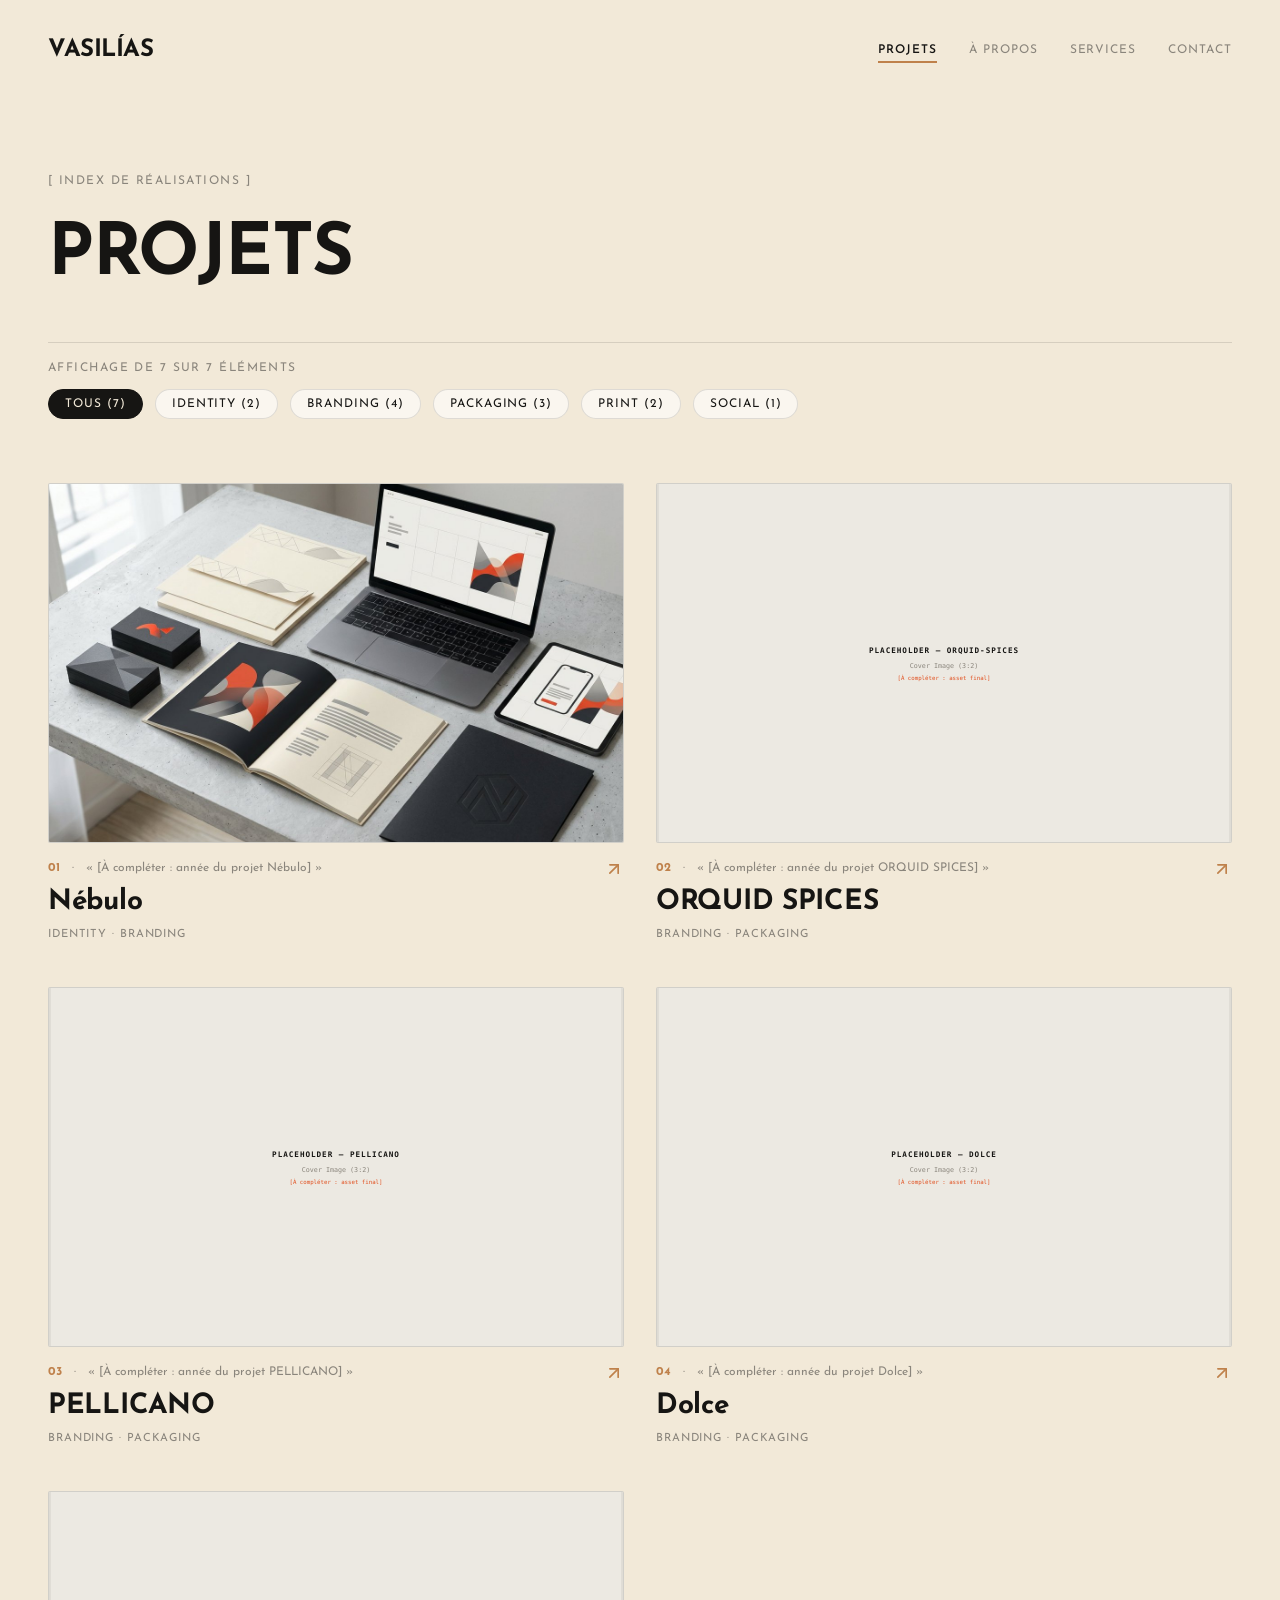
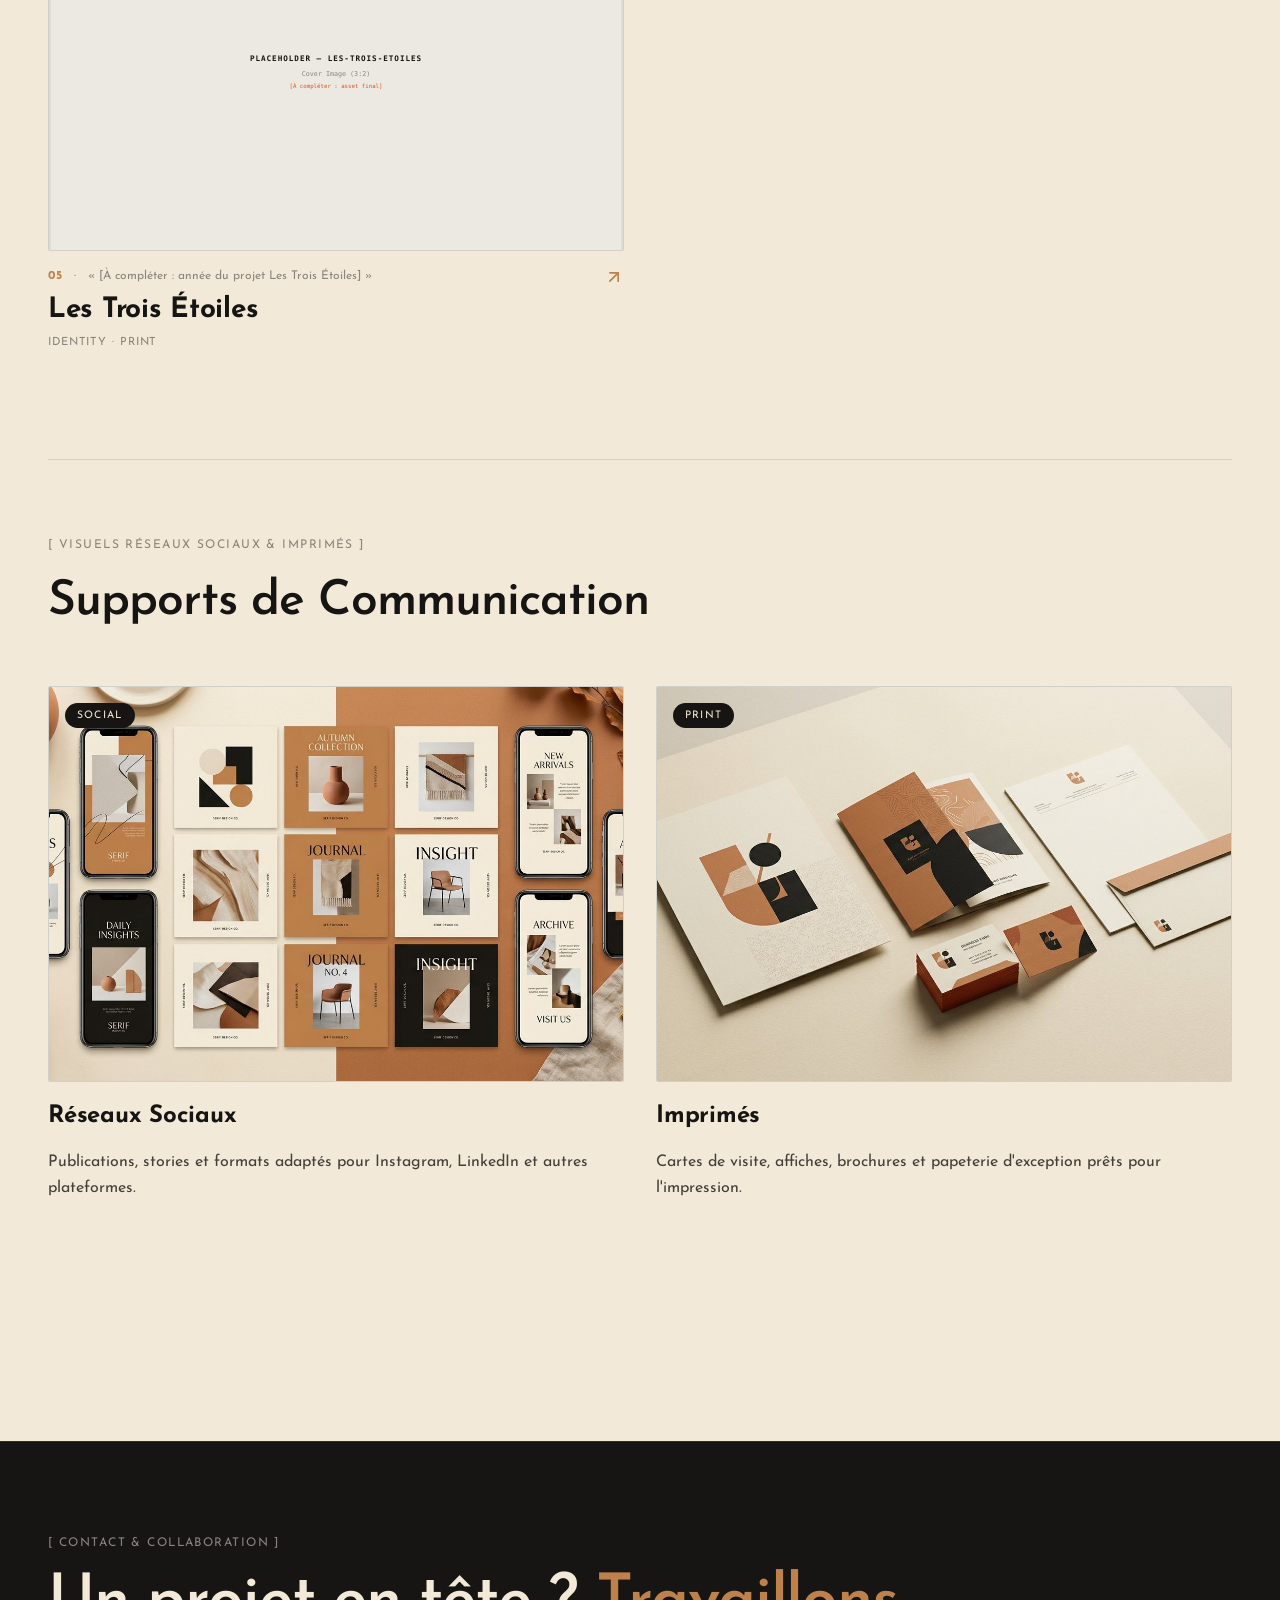
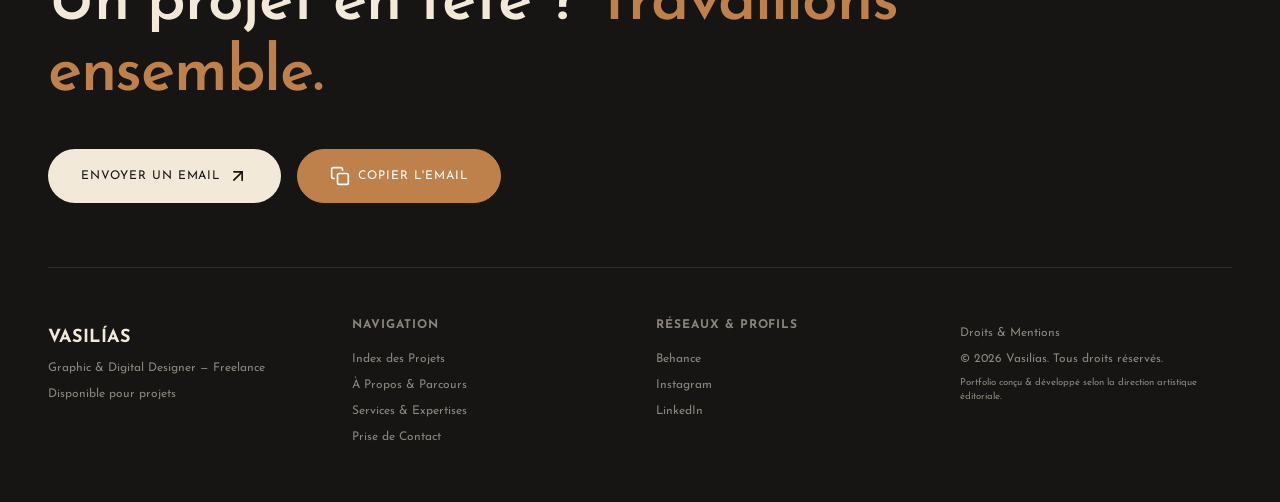
<file: work.html>
<!DOCTYPE html>
<html lang="fr">
<head>
  <meta charset="UTF-8">
  <meta name="viewport" content="width=device-width, initial-scale=1.0">
  <title>Projets — Vasilías</title>
  <meta name="description" content="Index des réalisations de Vasilías, Graphic &amp; Digital Designer.">
  <link rel="icon" href="favicon.svg" type="image/svg+xml">
  <link rel="preconnect" href="https://fonts.googleapis.com">
  <link rel="preconnect" href="https://fonts.gstatic.com" crossorigin>
  <link href="https://fonts.googleapis.com/css2?family=Josefin+Sans:wght@400;500;600;700&display=swap" rel="stylesheet">
  <link rel="stylesheet" href="css/style.css?v=30">
</head>
<body>

  <div class="preloader"><h1>Vasilías</h1></div>

  <header class="site-header">
    <div class="container site-header-inner">
      <a href="index.html" class="wordmark">Vasilías</a>
      <nav class="nav-desktop">
        <a href="work.html" class="active">Projets</a>
        <a href="about.html">À Propos</a>
        <a href="services.html">Services</a>
        <a href="contact.html">Contact</a>
      </nav>
      <button class="menu-btn" id="menuOpenBtn" aria-label="Ouvrir le menu">
        <svg class="ico" viewBox="0 0 24 24" fill="none" stroke="#161513" stroke-width="2" stroke-linecap="round"><line x1="4" y1="6" x2="20" y2="6"/><line x1="4" y1="12" x2="20" y2="12"/><line x1="4" y1="18" x2="20" y2="18"/></svg>
      </button>
    </div>
  </header>

  <div class="menu-overlay" id="menuOverlay">
    <div class="menu-top">
      <a href="index.html" class="wordmark">Vasilías</a>
      <button class="menu-close" id="menuCloseBtn" aria-label="Fermer le menu">
        <svg class="ico" viewBox="0 0 24 24" fill="none" stroke="#F2E9D8" stroke-width="2" stroke-linecap="round"><line x1="18" y1="6" x2="6" y2="18"/><line x1="6" y1="6" x2="18" y2="18"/></svg>
      </button>
    </div>
    <nav class="menu-links">
      <a href="index.html">Accueil</a>
      <a href="work.html" class="active">Projets</a>
      <a href="about.html">À Propos</a>
      <a href="services.html">Services</a>
      <a href="contact.html">Contact</a>
    </nav>
    <div class="menu-foot">
      <div><p class="label">Positionnement</p><p>Graphic &amp; Digital Designer — Freelance</p></div>
      <div><p class="label">Contact Direct</p><a href="mailto:ericotlauranto34@gmail.com">ericotlauranto34@gmail.com</a></div>
    </div>
  </div>

  <div class="page">
    <div class="reveal reveal-up">
      <p class="eyebrow">[ INDEX DE RÉALISATIONS ]</p>
      <h1 class="page-title">Projets</h1>
      <p class="eyebrow" style="margin-top:1rem;font-weight:normal;" id="workCount">Affichage de 7 sur 7 éléments</p>
    </div>

    <div class="work-filter reveal reveal-left" id="filterBar">
      <button class="active" data-filter="Tous">Tous (7)</button>
      <button data-filter="Identity">Identity (2)</button>
      <button data-filter="Branding">Branding (4)</button>
      <button data-filter="Packaging">Packaging (3)</button>
      <button data-filter="Print">Print (2)</button>
      <button data-filter="Social">Social (1)</button>
    </div>

    <div class="work-grid">
      <a class="work-card reveal reveal-right" href="work-nebulo.html" data-categories="Identity Branding">
        <div class="work-card-media"><img src="assets/projects/nebulo/cover.jpg" alt="Vignette du projet Nébulo"></div>
        <div class="work-card-body">
          <div>
            <div class="selected-meta"><span class="num">01</span><span>·</span><span>« [À compléter : année du projet Nébulo] »</span></div>
            <h3 class="work-card-title">Nébulo</h3>
            <p class="work-card-cats">Identity · Branding</p>
          </div>
          <svg class="work-card-arrow ico" viewBox="0 0 24 24" fill="none" stroke="currentColor" stroke-width="2" stroke-linecap="round" stroke-linejoin="round"><line x1="7" y1="17" x2="17" y2="7"/><polyline points="7 7 17 7 17 17"/></svg>
        </div>
      </a>

      <a class="work-card reveal reveal-down" href="work-orquid-spices.html" data-categories="Branding Packaging">
        <div class="work-card-media"><img src="assets/projects/orquid-spices/cover.svg" alt="Vignette du packaging ORQUID SPICES"></div>
        <div class="work-card-body">
          <div>
            <div class="selected-meta"><span class="num">02</span><span>·</span><span>« [À compléter : année du projet ORQUID SPICES] »</span></div>
            <h3 class="work-card-title">ORQUID SPICES</h3>
            <p class="work-card-cats">Branding · Packaging</p>
          </div>
          <svg class="work-card-arrow ico" viewBox="0 0 24 24" fill="none" stroke="currentColor" stroke-width="2" stroke-linecap="round" stroke-linejoin="round"><line x1="7" y1="17" x2="17" y2="7"/><polyline points="7 7 17 7 17 17"/></svg>
        </div>
      </a>

      <a class="work-card reveal reveal-zoom" href="work-pellicano.html" data-categories="Branding Packaging">
        <div class="work-card-media"><img src="assets/projects/pellicano/cover.svg" alt="Vignette du projet PELLICANO"></div>
        <div class="work-card-body">
          <div>
            <div class="selected-meta"><span class="num">03</span><span>·</span><span>« [À compléter : année du projet PELLICANO] »</span></div>
            <h3 class="work-card-title">PELLICANO</h3>
            <p class="work-card-cats">Branding · Packaging</p>
          </div>
          <svg class="work-card-arrow ico" viewBox="0 0 24 24" fill="none" stroke="currentColor" stroke-width="2" stroke-linecap="round" stroke-linejoin="round"><line x1="7" y1="17" x2="17" y2="7"/><polyline points="7 7 17 7 17 17"/></svg>
        </div>
      </a>

      <a class="work-card reveal reveal-fade" href="work-dolce.html" data-categories="Branding Packaging">
        <div class="work-card-media"><img src="assets/projects/dolce/cover.svg" alt="Vignette du packaging Dolce Gelato"></div>
        <div class="work-card-body">
          <div>
            <div class="selected-meta"><span class="num">04</span><span>·</span><span>« [À compléter : année du projet Dolce] »</span></div>
            <h3 class="work-card-title">Dolce</h3>
            <p class="work-card-cats">Branding · Packaging</p>
          </div>
          <svg class="work-card-arrow ico" viewBox="0 0 24 24" fill="none" stroke="currentColor" stroke-width="2" stroke-linecap="round" stroke-linejoin="round"><line x1="7" y1="17" x2="17" y2="7"/><polyline points="7 7 17 7 17 17"/></svg>
        </div>
      </a>

      <a class="work-card reveal reveal-zoom-out" href="work-les-trois-etoiles.html" data-categories="Identity Print">
        <div class="work-card-media"><img src="assets/projects/les-trois-etoiles/cover.svg" alt="Vignette du menu Les Trois Étoiles"></div>
        <div class="work-card-body">
          <div>
            <div class="selected-meta"><span class="num">05</span><span>·</span><span>« [À compléter : année du projet Les Trois Étoiles] »</span></div>
            <h3 class="work-card-title">Les Trois Étoiles</h3>
            <p class="work-card-cats">Identity · Print</p>
          </div>
          <svg class="work-card-arrow ico" viewBox="0 0 24 24" fill="none" stroke="currentColor" stroke-width="2" stroke-linecap="round" stroke-linejoin="round"><line x1="7" y1="17" x2="17" y2="7"/><polyline points="7 7 17 7 17 17"/></svg>
        </div>
      </a>
    </div>

    <!-- Section indépendante : Visuels Réseaux Sociaux & Imprimés -->
    <div class="media-section">
      <div class="media-head reveal reveal-up">
        <p class="eyebrow">[ VISUELS RÉSEAUX SOCIAUX &amp; IMPRIMÉS ]</p>
        <h2 class="media-title">Supports de Communication</h2>
      </div>

      <div class="media-grid">
        <!-- Réseaux sociaux -->
        <a class="media-card reveal reveal-left" href="social.html" data-categories="Social">
          <div class="media-card-media">
            <img src="assets/social-visuals.jpg" alt="Visuels pour réseaux sociaux">
            <span class="media-tag">SOCIAL</span>
          </div>
          <h3 class="media-card-title">Réseaux Sociaux</h3>
          <p class="media-card-desc">Publications, stories et formats adaptés pour Instagram, LinkedIn et autres plateformes.</p>
        </a>

        <!-- Imprimés -->
        <a class="media-card reveal reveal-right" href="print.html" data-categories="Print">
          <div class="media-card-media">
            <img src="assets/print-visuals.jpg" alt="Supports imprimés">
            <span class="media-tag">PRINT</span>
          </div>
          <h3 class="media-card-title">Imprimés</h3>
          <p class="media-card-desc">Cartes de visite, affiches, brochures et papeterie d'exception prêts pour l'impression.</p>
        </a>
      </div>
    </div>
  </div>
  <footer class="site-footer">
    <div class="container">
      <div class="footer-cta">
        <p class="eyebrow" style="color:#8A857C;margin-bottom:1rem;">[ Contact &amp; Collaboration ]</p>
        <h2>Un projet en tête ? <span class="accent">Travaillons ensemble.</span></h2>
        <div class="footer-btns">
          <a class="btn btn-light" style="background:#F2E9D8;color:#161513;" href="mailto:ericotlauranto34@gmail.com">Envoyer un email <svg class="ico" viewBox="0 0 24 24" fill="none" stroke="currentColor" stroke-width="2" stroke-linecap="round" stroke-linejoin="round"><line x1="7" y1="17" x2="17" y2="7"/><polyline points="7 7 17 7 17 17"/></svg></a>
          <button class="btn btn-copy" id="copyEmailFooter" data-copied="Adresse copiée"><span id="emailFooter" style="display:none;">ericotlauranto34@gmail.com</span><svg class="ico" viewBox="0 0 24 24" fill="none" stroke="currentColor" stroke-width="2" stroke-linecap="round" stroke-linejoin="round"><rect x="9" y="9" width="13" height="13" rx="2"/><path d="M5 15H4a2 2 0 0 1-2-2V4a2 2 0 0 1 2-2h9a2 2 0 0 1 2 2v1"/></svg><span>Copier l'email</span></button>
        </div>
      </div>
      <div class="footer-grid">
        <div><p class="brand">Vasilías</p><p>Graphic &amp; Digital Designer — Freelance</p><p>Disponible pour projets</p></div>
        <div><h4>Navigation</h4><ul><li><a href="work.html">Index des Projets</a></li><li><a href="about.html">À Propos &amp; Parcours</a></li><li><a href="services.html">Services &amp; Expertises</a></li><li><a href="contact.html">Prise de Contact</a></li></ul></div>
        <div><h4>Réseaux &amp; Profils</h4><ul><li><a href="https://www.behance.net/ericot1" target="_blank" rel="noopener noreferrer">Behance</a></li><li><a href="https://www.instagram.com/ericot.vasilias/" target="_blank" rel="noopener noreferrer">Instagram</a></li><li><a href="https://www.linkedin.com/in/ericot-lauranto-5807a8360?utm_source=share_via&amp;utm_content=profile&amp;utm_medium=member_android" target="_blank" rel="noopener noreferrer">LinkedIn</a></li></ul></div>
        <div class="legal"><p>Droits &amp; Mentions</p><p>© <span id="year"></span> Vasilías. Tous droits réservés.</p><p class="small">Portfolio conçu &amp; développé selon la direction artistique éditoriale.</p></div>
      </div>
    </div>
  </footer>

  <script>document.getElementById('year').textContent = new Date().getFullYear();</script>
  <script src="js/main.js?v=31"></script>
</body>
</html>
</file>
<file: css/style.css>
/* ============================================================
   PORTFOLIO VASILÍAS — Static HTML version
   Direction artistique éditoriale
   ============================================================ */

:root {
  --bg: #F2E9D8;
  --ink: #161513;
  --muted: #8A857C;
  --line: rgba(22, 21, 19, 0.12);
  --accent: #BF814B;
  --surface: #ECE9E2;
}

* { box-sizing: border-box; }

html {
  background: var(--bg);
  color: var(--ink);
  scroll-behavior: smooth;
  -webkit-font-smoothing: antialiased;
  -moz-osx-font-smoothing: grayscale;
}

body {
  background: var(--bg);
  color: var(--ink);
  margin: 0;
  padding: 0;
  overflow-x: hidden;
  min-height: 100vh;
  font-family: 'Josefin Sans', 'Segoe UI', system-ui, -apple-system, sans-serif;
  font-size: 16px;
  line-height: 1.5;
}

img { max-width: 100%; display: block; }
a { color: inherit; text-decoration: none; }
ul { list-style: none; margin: 0; padding: 0; }
button { font-family: inherit; cursor: pointer; }

.font-display { font-weight: 600; letter-spacing: -0.02em; }
.font-mono-custom {
  font-family: 'Josefin Sans', sans-serif;
  font-size: 0.75rem;
  text-transform: uppercase;
  letter-spacing: 0.08em;
}

/* ---------- Layout helpers ---------- */
.container {
  max-width: 1600px;
  margin: 0 auto;
  padding: 0 1.5rem;
}
@media (min-width: 640px) { .container { padding: 0 3rem; } }

.page {
  padding: 8rem 1.5rem 6rem;
  max-width: 1600px;
  margin: 0 auto;
  min-height: 100vh;
}
@media (min-width: 640px) { .page { padding: 10rem 3rem 6rem; } }

/* ---------- Buttons / pills ---------- */
.btn {
  display: inline-flex;
  align-items: center;
  gap: 0.5rem;
  padding: 1rem 2rem;
  border-radius: 999px;
  font-family: 'Josefin Sans', sans-serif;
  font-size: 0.75rem;
  text-transform: uppercase;
  letter-spacing: 0.08em;
  border: 1px solid transparent;
  transition: all 0.3s ease;
  white-space: nowrap;
}
.btn-dark { background: var(--ink); color: var(--bg); }
.btn-dark:hover { background: var(--accent); color: #fff; }
.btn-accent { background: var(--accent); color: #fff; }
.btn-accent:hover { background: #fff; color: var(--ink); border-color: var(--ink); }
.btn-outline { border-color: var(--ink); color: var(--ink); }
.btn-outline:hover { background: var(--ink); color: var(--bg); }
.btn-ghost-light { border-color: rgba(255,255,255,0.2); color: var(--bg); }
.btn-ghost-light:hover { background: rgba(255,255,255,0.1); }
/* Bouton copier : contraste renforcé */
.btn-copy { background: var(--accent); color: #fff; border-color: var(--accent); }
.btn-copy:hover { background: #fff; color: var(--ink); border-color: var(--ink); }

/* ---------- Section headings ---------- */
.eyebrow {
  font-family: 'Josefin Sans', sans-serif;
  font-size: 0.75rem;
  text-transform: uppercase;
  letter-spacing: 0.12em;
  color: var(--muted);
}
.page-title {
  font-size: clamp(2.5rem, 6vw, 4.5rem);
  font-weight: 700;
  letter-spacing: -0.02em;
  text-transform: uppercase;
  margin: 0.5rem 0 0;
  padding-bottom: 2rem;
  border-bottom: 1px solid var(--line);
}

/* ---------- Header ---------- */
.site-header {
  position: fixed;
  top: 0; left: 0; right: 0;
  z-index: 40;
  padding: 1.5rem 0;
  transition: all 0.3s ease;
}
@media (min-width: 640px) { .site-header { padding: 2rem 0; } }
.site-header.scrolled {
  background: rgba(242, 233, 216, 0.92);
  backdrop-filter: blur(8px);
  border-bottom: 1px solid rgba(22,21,19,0.1);
  padding: 1rem 0;
}
.site-header-inner {
  display: flex;
  align-items: center;
  justify-content: space-between;
}
.wordmark {
  font-size: 1.25rem;
  font-weight: 700;
  letter-spacing: -0.02em;
  text-transform: uppercase;
}
@media (min-width: 640px) { .wordmark { font-size: 1.5rem; } }
.wordmark:hover { color: var(--accent); }

.nav-desktop { display: none; align-items: center; gap: 2rem; }
@media (min-width: 768px) { .nav-desktop { display: flex; } }
.nav-desktop a {
  position: relative;
  padding: 0.25rem 0;
  color: var(--muted);
  font-family: 'Josefin Sans', sans-serif;
  font-size: 0.75rem;
  text-transform: uppercase;
  letter-spacing: 0.08em;
  transition: color 0.2s;
}
.nav-desktop a:hover { color: var(--ink); }
.nav-desktop a.active { color: var(--ink); font-weight: 600; }
.nav-desktop a.active::after {
  content: '';
  position: absolute;
  bottom: 0; left: 0; right: 0;
  height: 2px;
  background: var(--accent);
}

.menu-btn {
  display: flex;
  align-items: center;
  justify-content: center;
  padding: 0.75rem;
  border-radius: 6px;
  background: transparent;
  border: none;
}
@media (min-width: 768px) { .menu-btn { display: none; } }
.menu-btn:hover { background: rgba(22,21,19,0.05); }

/* ---------- Mobile Menu Overlay ---------- */
.menu-overlay {
  position: fixed;
  inset: 0;
  z-index: 50;
  display: flex;
  flex-direction: column;
  justify-content: space-between;
  background: var(--ink);
  color: var(--bg);
  padding: 1.5rem;
  clip-path: polygon(0 0, 100% 0, 100% 0, 0 0);
  transition: clip-path 0.6s cubic-bezier(0.65, 0, 0.35, 1);
}
@media (min-width: 640px) { .menu-overlay { padding: 3rem 4rem; } }
.menu-overlay.open { clip-path: polygon(0 0, 100% 0, 100% 100%, 0 100%); }
.menu-top { display: flex; align-items: center; justify-content: space-between; border-bottom: 1px solid rgba(255,255,255,0.1); padding-bottom: 1.5rem; }
.menu-close {
  background: transparent; border: none; color: var(--bg);
  padding: 0.75rem; border-radius: 999px;
}
.menu-close:hover { background: rgba(255,255,255,0.1); }
.menu-links { margin: auto 0; display: flex; flex-direction: column; gap: 1rem; }
@media (min-width: 640px) { .menu-links { gap: 1.5rem; } }
.menu-links a {
  font-size: 2.25rem;
  font-weight: 600;
  letter-spacing: -0.02em;
  opacity: 0;
  transform: translateY(30px);
  transition: color 0.2s, opacity 0.5s ease, transform 0.5s ease;
}
@media (min-width: 640px) { .menu-links a { font-size: 3.5rem; } }
.menu-overlay.open .menu-links a { opacity: 1; transform: none; }
.menu-links a:hover { color: var(--accent); }
.menu-links a.active { color: var(--accent); }
.menu-foot {
  padding-top: 2rem;
  border-top: 1px solid rgba(255,255,255,0.1);
  display: flex;
  flex-direction: column;
  gap: 1rem;
  color: var(--muted);
}
@media (min-width: 640px) { .menu-foot { flex-direction: row; justify-content: space-between; } }
.menu-foot p { margin: 0.25rem 0 0; }
.menu-foot .label { color: var(--bg); letter-spacing: 0.12em; }

/* ---------- Preloader ---------- */
.preloader {
  position: fixed;
  inset: 0;
  z-index: 60;
  display: flex;
  align-items: center;
  justify-content: center;
  background: var(--ink);
  color: var(--bg);
  user-select: none;
  transition: clip-path 0.7s cubic-bezier(0.65, 0, 0.35, 1);
}
.preloader.hide { clip-path: polygon(0 0, 100% 0, 100% 0, 0 0); }
.preloader h1 {
  font-size: 2.25rem;
  font-weight: 700;
  text-transform: uppercase;
  letter-spacing: -0.02em;
}
@media (min-width: 640px) { .preloader h1 { font-size: 3.5rem; } }

/* ---------- Hero ---------- */
.hero {
  min-height: 100vh;
  min-height: 100svh;
  display: flex;
  flex-direction: column;
  justify-content: space-between;
  background: var(--bg);
  position: relative;
}
/* Logo en arrière-plan du hero (remplit la hauteur) */
.hero-bg {
  position: absolute;
  inset: 0;
  display: flex;
  align-items: flex-end;
  justify-content: center;
  pointer-events: none;
  opacity: 0.5;
  z-index: 0;
  overflow: hidden;
}
.hero-bg .contour-svg {
  position: absolute;
  left: 50%;
  transform: translateX(-50%);
  bottom: 3.5rem; /* bas du logo aligné sur le haut de la barre scroll (même hauteur) */
  width: 100vw;
  min-width: 100vw;
  height: auto;
  max-width: none;
  max-height: none;
}

.hero-inner {
  flex: 1;
  display: flex;
  flex-direction: column;
  padding: 8rem 0 0 0;
  position: relative;
  z-index: 2;
  width: 100%;
  max-width: none;
}
@media (min-width: 640px) { .hero-inner { padding-top: 10rem; } }
.hero-inner .hero-pad {
  width: 100%;
  padding-left: 1.5rem;
  padding-right: 1.5rem;
}
@media (min-width: 640px) {
  .hero-inner .hero-pad { padding-left: 3rem; padding-right: 3rem; }
}
.hero-meta {
  display: flex;
  flex-wrap: wrap;
  align-items: center;
  justify-content: space-between;
  gap: 1rem;
  width: 100%;
  padding-bottom: 1.5rem;
  border-bottom: 1px solid var(--line);
  color: rgba(22,21,19,0.7);
}
.hero-meta .dot { width: 8px; height: 8px; border-radius: 50%; background: #10b981; display: inline-block; margin-right: 0.5rem; animation: pulse 1.5s infinite; }
.hero-main {
  margin: auto 0;
  padding: 3rem 0;
  display: grid;
  grid-template-columns: 1fr;
  gap: 3.5rem;
  align-items: center;
}
.hero-centered {
  display: flex;
  align-items: center;
  justify-content: center;
  text-align: center;
}
.hero-centered > div { max-width: 52rem; }
.hero-cta {
  margin-top: 2.5rem;
  display: flex;
  flex-wrap: wrap;
  gap: 1rem;
  justify-content: center;
}
@media (min-width: 1024px) {
  .hero-main { grid-template-columns: 1fr 1fr; }
}
.hero-title {
  font-size: clamp(2.5rem, 10vw, 6rem);
  font-weight: 700;
  line-height: 0.9;
  letter-spacing: -0.03em;
  text-transform: uppercase;
  margin: 0;
}
@media (min-width: 1024px) { .hero-title { font-size: clamp(3rem, 8vw, 7rem); } }
.hero-sub { font-size: 1.75rem; line-height: 1.4; color: rgba(22,21,19,0.85); max-width: 34rem; margin: 0 auto; text-transform: uppercase; letter-spacing: 0.02em; font-weight: 700; }
@media (min-width: 640px) { .hero-sub { font-size: 2.25rem; } }
#cycleWord { color: var(--accent); font-weight: 700; }
.hero-sub-note { font-size: 1rem; line-height: 1.6; color: rgba(22,21,19,0.75); max-width: 28rem; margin: 1.25rem auto 0; font-weight: 400; text-transform: none; letter-spacing: 0; }
@media (min-width: 640px) { .hero-sub-note { font-size: 1.125rem; } }

/* Polaroid photo / contour animation */
.polaroid-wrap { display: flex; justify-content: center; }
@media (min-width: 1024px) { .polaroid-wrap { justify-content: flex-end; } }
.polaroid {
  position: relative;
  background: #fff;
  padding: 1rem 1rem 4rem;
  transform: rotate(-2deg);
  border-radius: 2px;
  width: 300px;
}
@media (min-width: 640px) { .polaroid { width: 360px; } }
@media (min-width: 768px) { .polaroid { width: 400px; } }
.polaroid img { background: var(--surface); }
.polaroid-caption {
  position: absolute;
  bottom: 1rem; left: 0; right: 0;
  text-align: center;
  font-family: 'Josefin Sans', sans-serif;
  font-size: 0.875rem;
  color: rgba(22,21,19,0.8);
  letter-spacing: 0.05em;
}
.pin {
  position: absolute;
  top: -2rem;
  left: 50%;
  transform: translateX(-50%);
  width: 4rem;
  z-index: 5;
  filter: drop-shadow(0 6px 6px rgba(0,0,0,0.3));
}
@media (min-width: 640px) { .pin { width: 5rem; } }

.hero-scroll {
  display: flex;
  align-items: center;
  width: 100%;
  border-top: 1px solid var(--line);
  height: 3.5rem; /* hauteur fixe pour aligner le logo dessus */
  color: rgba(22,21,19,0.7);
}
.hero-scroll .hero-pad {
  display: flex;
  align-items: center;
  justify-content: space-between;
  gap: 1rem;
}
.hero-scroll .bounce { animation: bounce 1.6s infinite; }

/* ---------- Sections ---------- */
.section {
  padding: 6rem 1.5rem;
  max-width: 1600px;
  margin: 0 auto;
  border-top: 1px solid var(--line);
}
@media (min-width: 640px) { .section { padding: 6rem 3rem; } }
.section-head { display: flex; flex-direction: column; justify-content: space-between; gap: 1.5rem; margin-bottom: 4rem; }
@media (min-width: 640px) { .section-head { flex-direction: row; align-items: flex-end; } }
.section-title { font-size: clamp(2rem, 5vw, 3.5rem); font-weight: 600; letter-spacing: -0.02em; margin: 0.5rem 0 0; }

/* ---------- Selected work list ---------- */
.selected-list { display: flex; flex-direction: column; gap: 4rem; }
.selected-item {
  display: grid;
  grid-template-columns: 1fr;
  gap: 2rem;
  align-items: center;
}
@media (min-width: 1024px) { .selected-item { grid-template-columns: 8fr 4fr; } }
.selected-media {
  border: 1px solid var(--line);
  background: var(--surface);
  border-radius: 2px;
  overflow: hidden;
  aspect-ratio: 16 / 10;
}
.selected-media img { width: 100%; height: 100%; object-fit: cover; transition: transform 0.7s ease; }
.selected-item:hover .selected-media img { transform: scale(1.05); }
.selected-title { font-size: clamp(1.75rem, 4vw, 3rem); font-weight: 700; letter-spacing: -0.02em; margin: 0.75rem 0; transition: color 0.2s; }
.selected-item:hover .selected-title { color: var(--accent); }
.selected-meta { font-family: 'Josefin Sans', sans-serif; font-size: 0.75rem; color: var(--muted); display: flex; gap: 0.75rem; align-items: center; }
.selected-meta .num { color: var(--accent); font-weight: 700; }
.selected-tagline { color: rgba(22,21,19,0.8); line-height: 1.6; }
.selected-cats { display: flex; flex-wrap: wrap; gap: 0.5rem; margin-top: 1rem; }
.selected-cats span { padding: 0.25rem 0.75rem; background: rgba(255,255,255,0.6); border: 1px solid rgba(22,21,19,0.1); border-radius: 999px; font-family: 'Josefin Sans', sans-serif; font-size: 0.7rem; text-transform: uppercase; letter-spacing: 0.08em; color: var(--muted); }
.selected-cta { margin-top: 1rem; display: inline-flex; align-items: center; gap: 0.5rem; font-family: 'Josefin Sans', sans-serif; font-size: 0.75rem; text-transform: uppercase; letter-spacing: 0.08em; color: var(--accent); }
.selected-item:hover .selected-cta { transform: translateX(8px); }
.selected-cta { transition: transform 0.3s; }

/* ---------- Expertise grid ---------- */
.exp-grid { display: grid; grid-template-columns: 1fr; gap: 1.5rem; }
@media (min-width: 768px) { .exp-grid { grid-template-columns: repeat(2, 1fr); } }
@media (min-width: 1024px) { .exp-grid { grid-template-columns: repeat(3, 1fr); } }
.exp-card {
  padding: 2rem;
  background: rgba(255,255,255,0.6);
  border: 1px solid var(--line);
  border-radius: 2px;
  transition: border-color 0.2s;
}
.exp-card:hover { border-color: var(--accent); }
.exp-num { font-family: 'Josefin Sans', sans-serif; font-size: 0.75rem; font-weight: 700; color: var(--accent); }
.exp-title { font-size: 1.25rem; font-weight: 600; letter-spacing: -0.01em; margin: 1rem 0 0; transition: color 0.2s; }
.exp-card:hover .exp-title { color: var(--accent); }
@media (min-width: 768px) { .exp-title { font-size: 1.5rem; } }

/* ---------- Intro ---------- */
.intro-max { max-width: 54rem; }
.intro-title { font-size: clamp(1.75rem, 4vw, 3rem); font-weight: 600; letter-spacing: -0.02em; line-height: 1.2; margin: 0; }
.intro-body { margin-top: 2rem; display: flex; flex-direction: column; gap: 1.5rem; font-size: 1.125rem; line-height: 1.7; color: rgba(22,21,19,0.8); max-width: 48rem; }
.intro-action { margin-top: 2.5rem; }

/* ---------- Reveal animation ---------- */
.reveal { opacity: 0; transform: translateY(28px); transition: opacity 1.1s cubic-bezier(0.22,1,0.36,1), transform 1.1s cubic-bezier(0.22,1,0.36,1); will-change: opacity, transform; }
.reveal-up { transform: translateY(28px); }
.reveal-down { transform: translateY(-28px); }
.reveal-left { transform: translateX(-40px); }
.reveal-right { transform: translateX(40px); }
.reveal-zoom { transform: scale(0.82); }
.reveal-zoom-out { transform: scale(1.18); }
.reveal-fade { transform: none; }
.reveal.in-view { opacity: 1; transform: none; }
.reveal-line { overflow: hidden; }
.reveal-line > * { display: block; transform: translateY(110%); transition: transform 1.3s cubic-bezier(0.22,1,0.36,1); }
.reveal-line.in-view > * { transform: none; }

/* ---------- Footer ---------- */
.site-footer {
  background: var(--ink);
  color: var(--bg);
  padding: 5rem 0 3rem;
  margin-top: 8rem;
  border-top: 1px solid rgba(255,255,255,0.1);
}
.footer-cta { padding-bottom: 4rem; border-bottom: 1px solid rgba(255,255,255,0.1); }
.footer-cta h2 { font-size: clamp(2rem, 5vw, 4rem); font-weight: 600; letter-spacing: -0.02em; line-height: 1.1; max-width: 54rem; margin: 0.75rem 0 0; }
.footer-cta h2 .accent { color: var(--accent); }
.footer-btns { display: flex; flex-wrap: wrap; gap: 1rem; margin-top: 2.5rem; }
.footer-grid {
  padding-top: 3rem;
  display: grid;
  grid-template-columns: 1fr;
  gap: 2rem;
  font-family: 'Josefin Sans', sans-serif;
  font-size: 0.75rem;
}
@media (min-width: 768px) { .footer-grid { grid-template-columns: repeat(4, 1fr); } }
.footer-grid h4 { margin: 0 0 1rem; color: var(--muted); text-transform: uppercase; letter-spacing: 0.08em; }
.footer-grid .brand { font-family: 'Josefin Sans', sans-serif; font-size: 1.125rem; font-weight: 700; color: var(--bg); text-transform: uppercase; }
.footer-grid p { color: var(--muted); margin: 0.5rem 0 0; }
.footer-grid a { color: var(--muted); transition: color 0.2s; }
.footer-grid a:hover { color: var(--accent); }
.footer-grid li { margin-bottom: 0.5rem; }
.legal p { color: var(--muted); }
.legal .small { font-size: 0.6rem; margin-top: 0.5rem; }

/* ---------- Work page ---------- */
.work-filter { display: flex; flex-wrap: wrap; gap: 0.75rem; margin-bottom: 4rem; }
.work-filter button {
  padding: 0.5rem 1rem;
  border-radius: 999px;
  border: 1px solid rgba(22,21,19,0.12);
  background: rgba(255,255,255,0.6);
  color: var(--ink);
  font-family: 'Josefin Sans', sans-serif;
  font-size: 0.75rem;
  text-transform: uppercase;
  letter-spacing: 0.08em;
  transition: all 0.2s;
}
.work-filter button:hover { border-color: var(--ink); }
.work-filter button.active { background: var(--ink); color: var(--bg); border-color: var(--ink); }
.work-grid { display: grid; grid-template-columns: 1fr; gap: 2rem; }
@media (min-width: 768px) { .work-grid { grid-template-columns: repeat(2, 1fr); } }
.work-card { display: block; }
.work-card-media {
  position: relative;
  aspect-ratio: 16 / 10;
  overflow: hidden;
  border: 1px solid var(--line);
  background: var(--surface);
  border-radius: 2px;
}
.work-card-media img { width: 100%; height: 100%; object-fit: cover; transition: transform 0.7s ease; }
.work-card:hover .work-card-media img { transform: scale(1.05); }
.work-card-body { display: flex; align-items: flex-start; justify-content: space-between; gap: 1rem; margin-top: 1rem; }
.work-card-title { font-size: 1.5rem; font-weight: 700; letter-spacing: -0.01em; margin: 0.25rem 0 0; transition: color 0.2s; }
@media (min-width: 768px) { .work-card-title { font-size: 1.75rem; } }
.work-card:hover .work-card-title { color: var(--accent); }
.work-card-cats { font-family: 'Josefin Sans', sans-serif; font-size: 0.7rem; text-transform: uppercase; letter-spacing: 0.08em; color: var(--muted); margin-top: 0.25rem; }
.work-card-arrow { color: var(--accent); }
.work-card:hover .work-card-arrow { transform: translate(4px, -4px); }
.work-card-arrow { transition: transform 0.3s; }

/* ---------- Section supports de communication (réseaux & imprimés) ---------- */
.media-section { margin-top: 6rem; padding-top: 4rem; border-top: 1px solid var(--line); }
.media-head { margin-bottom: 3rem; }
.media-title { font-size: clamp(1.75rem, 4vw, 3rem); font-weight: 600; letter-spacing: -0.02em; margin: 0.5rem 0 0; }
.media-grid { display: grid; grid-template-columns: 1fr; gap: 2rem; }
@media (min-width: 768px) { .media-grid { grid-template-columns: repeat(2, 1fr); } }
.media-card { display: block; }
.media-card-media { position: relative; aspect-ratio: 16 / 11; overflow: hidden; border: 1px solid var(--line); background: var(--surface); border-radius: 2px; }
.media-card-media img { width: 100%; height: 100%; object-fit: cover; transition: transform 0.7s ease; }
.media-card:hover .media-card-media img { transform: scale(1.05); }
.media-tag {
  position: absolute; top: 1rem; left: 1rem;
  padding: 0.3rem 0.75rem;
  background: var(--ink); color: var(--bg);
  font-family: 'Josefin Sans', sans-serif;
  font-size: 0.65rem; text-transform: uppercase; letter-spacing: 0.12em;
  border-radius: 999px;
}
.media-card-title { font-size: 1.5rem; font-weight: 700; letter-spacing: -0.01em; margin: 1rem 0 0.25rem; }
.media-card-desc { font-size: 1rem; line-height: 1.6; color: rgba(22,21,19,0.8); }
.media-list { display: flex; flex-wrap: wrap; gap: 0.75rem; }
.media-list span { padding: 0.5rem 1rem; background: rgba(255,255,255,0.7); border: 1px solid var(--line); border-radius: 999px; font-family: 'Josefin Sans', sans-serif; font-size: 0.75rem; text-transform: uppercase; letter-spacing: 0.08em; }

/* ---------- Case study ---------- */
.case-header .eyebrow-row { display: flex; gap: 0.75rem; align-items: center; margin-bottom: 1rem; }
.case-header .num { color: var(--accent); font-weight: 700; }
.case-title { font-size: clamp(2.5rem, 6vw, 5rem); font-weight: 700; letter-spacing: -0.02em; text-transform: uppercase; margin: 0; line-height: 1; }
.case-tagline { font-size: 1.25rem; line-height: 1.6; color: rgba(22,21,19,0.9); max-width: 54rem; margin: 1.5rem 0 0; }
@media (min-width: 640px) { .case-tagline { font-size: 1.5rem; } }
.case-meta {
  margin: 3rem 0;
  padding: 2rem 0;
  border-top: 1px solid var(--line);
  border-bottom: 1px solid var(--line);
  display: grid;
  grid-template-columns: repeat(2, 1fr);
  gap: 2rem;
  font-family: 'Josefin Sans', sans-serif;
  font-size: 0.75rem;
}
@media (min-width: 640px) { .case-meta { grid-template-columns: repeat(4, 1fr); } }
.case-meta .k { text-transform: uppercase; color: var(--muted); letter-spacing: 0.08em; margin-bottom: 0.5rem; }
.case-meta .v { font-weight: 500; color: var(--ink); text-transform: none; letter-spacing: 0; }
.case-hero { border: 1px solid var(--line); background: var(--surface); border-radius: 2px; overflow: hidden; margin-bottom: 4rem; }
.case-hero img { width: 100%; height: auto; }
.case-overview { max-width: 54rem; margin: 0 auto 5rem; }
.case-overview h2 { font-family: 'Josefin Sans', sans-serif; font-size: 0.75rem; text-transform: uppercase; letter-spacing: 0.12em; color: var(--muted); margin-bottom: 1rem; }
.case-overview p { font-size: 1.125rem; line-height: 1.7; color: rgba(22,21,19,0.9); }
@media (min-width: 640px) { .case-overview p { font-size: 1.25rem; } }

.case-block { margin: 4rem 0; }
.case-block-text { max-width: 54rem; margin: 0 auto; }
.case-block-text h3 { font-size: 1.5rem; font-weight: 600; letter-spacing: -0.01em; margin: 0 0 1.5rem; }
@media (min-width: 640px) { .case-block-text h3 { font-size: 1.875rem; } }
.case-block-text p { font-size: 1.125rem; line-height: 1.7; color: rgba(22,21,19,0.9); }

.case-grid-2, .case-grid-3 { display: grid; grid-template-columns: 1fr; gap: 1.5rem; }
@media (min-width: 768px) { .case-grid-2 { grid-template-columns: repeat(2, 1fr); } }
@media (min-width: 768px) { .case-grid-3 { grid-template-columns: repeat(3, 1fr); } }
.case-grid-2 img, .case-grid-3 img {
  width: 100%; height: auto; border: 1px solid var(--line); background: var(--surface); border-radius: 2px;
  transition: transform 0.5s;
}
.case-grid-2 img:hover, .case-grid-3 img:hover { transform: scale(1.05); }
.case-caption { text-align: center; font-family: 'Josefin Sans', sans-serif; font-size: 0.75rem; color: var(--muted); margin-top: 0.75rem; }

.case-panel {
  padding: 2rem 3rem;
  background: rgba(255,255,255,0.6);
  border: 1px solid var(--line);
  border-radius: 2px;
}
@media (min-width: 640px) { .case-panel { padding: 2rem 3rem; } }
.case-panel .k { font-family: 'Josefin Sans', sans-serif; font-size: 0.75rem; text-transform: uppercase; letter-spacing: 0.12em; color: var(--muted); margin-bottom: 1.5rem; }

/* Palette */
.palette-grid { display: grid; grid-template-columns: repeat(2, 1fr); gap: 1.5rem; }
@media (min-width: 640px) { .palette-grid { grid-template-columns: repeat(4, 1fr); } }
.swatch { height: 6rem; border-radius: 2px; border: 1px solid rgba(22,21,19,0.1); }
@media (min-width: 640px) { .swatch { height: 8rem; } }
.swatch-name { font-family: 'Josefin Sans', sans-serif; font-weight: 500; font-size: 0.875rem; margin-top: 0.75rem; }
.swatch-hex { font-family: 'Josefin Sans', sans-serif; font-size: 0.75rem; color: var(--muted); }

/* Typography specimen */
.specimen-font { font-family: 'Josefin Sans', sans-serif; font-size: 0.875rem; font-weight: 600; color: var(--accent); }
.specimen-sample { font-size: clamp(1.5rem, 4vw, 3rem); font-weight: 700; letter-spacing: -0.02em; word-break: break-word; margin-top: 1rem; }
.specimen-img { width: 100%; height: auto; border-radius: 2px; }

/* Quote */
.case-quote { padding: 3rem 0; border-top: 1px solid var(--line); border-bottom: 1px solid var(--line); text-align: center; max-width: 48rem; margin: 4rem auto; }
.case-quote blockquote { font-size: 1.5rem; font-style: italic; margin: 0; }
@media (min-width: 640px) { .case-quote blockquote { font-size: 2.25rem; } }

/* Motion */
.case-motion { padding: 2rem 3rem; background: var(--ink); color: var(--bg); border-radius: 2px; border: 1px solid rgba(255,255,255,0.1); }
.case-motion-head { display: flex; align-items: center; justify-content: space-between; border-bottom: 1px solid rgba(255,255,255,0.1); padding-bottom: 1rem; margin-bottom: 1.5rem; }
.case-motion-head .k { color: var(--accent); }
.case-motion-head .tag { font-family: 'Josefin Sans', sans-serif; font-size: 0.6rem; color: var(--muted); }
.case-motion-body { padding: 4rem 1rem; text-align: center; border: 1px dashed rgba(255,255,255,0.2); border-radius: 2px; }
.case-motion-body .t { font-size: 0.875rem; font-weight: 600; }
.case-motion-body .n { font-size: 0.75rem; color: var(--muted); max-width: 28rem; margin: 0.5rem auto 0; font-family: 'Josefin Sans', sans-serif; }

/* Next project */
.next-project { margin-top: 8rem; padding-top: 4rem; border-top: 1px solid var(--line); }
.next-project .link {
  display: block;
  padding: 2rem 4rem;
  background: var(--surface);
  border: 1px solid var(--line);
  border-radius: 2px;
  transition: all 0.5s;
}
.next-project .link:hover { background: var(--ink); color: var(--bg); }
.next-project .num { color: var(--accent); font-family: 'Josefin Sans', sans-serif; font-size: 0.75rem; text-transform: uppercase; letter-spacing: 0.12em; }
.next-project .title { font-size: clamp(2rem, 5vw, 3.5rem); font-weight: 700; letter-spacing: -0.02em; margin: 0.5rem 0 0; }
.next-project .cats { font-family: 'Josefin Sans', sans-serif; font-size: 0.75rem; color: var(--muted); margin-top: 0.5rem; }
.next-project .link:hover .cats { color: rgba(255,255,255,0.7); }
.next-project .cta { font-family: 'Josefin Sans', sans-serif; font-size: 0.75rem; text-transform: uppercase; letter-spacing: 0.08em; color: var(--accent); display: inline-flex; align-items: center; gap: 0.5rem; margin-top: 1rem; }
.next-flex { display: flex; flex-direction: column; align-items: flex-start; justify-content: space-between; gap: 1.5rem; }
@media (min-width: 768px) { .next-flex { flex-direction: row; align-items: center; } }

/* ---------- About page ---------- */
.about-grid { margin-top: 4rem; display: grid; grid-template-columns: 1fr; gap: 3rem; }
@media (min-width: 1024px) { .about-grid { grid-template-columns: 5fr 7fr; gap: 4rem; } }
.about-portrait { aspect-ratio: 4 / 5; border: 1px solid var(--line); background: var(--surface); border-radius: 2px; overflow: hidden; }
.about-portrait img { width: 100%; height: 100%; object-fit: cover; }
.about-portrait-caption { text-align: center; font-family: 'Josefin Sans', sans-serif; font-size: 0.75rem; color: var(--muted); margin-top: 0.75rem; }
.about-section { margin-top: 3rem; }
.about-section.border { padding-top: 2rem; border-top: 1px solid var(--line); }
.about-h2 { font-size: 1.5rem; font-weight: 600; letter-spacing: -0.01em; margin: 0 0 1rem; }
@media (min-width: 640px) { .about-h2 { font-size: 2rem; } }
.about-h3 { font-size: 1.25rem; font-weight: 600; margin: 0 0 1rem; }
.about-body-lg { font-size: 1.125rem; line-height: 1.7; color: rgba(22,21,19,0.9); }
@media (min-width: 640px) { .about-body-lg { font-size: 1.25rem; } }
.about-body { font-size: 1rem; line-height: 1.7; color: rgba(22,21,19,0.8); }
.about-body strong { color: var(--ink); }
.about-body p { margin: 1rem 0 0; }
.about-tools { display: flex; flex-wrap: wrap; gap: 0.75rem; }
.about-tools span { padding: 0.5rem 1rem; background: rgba(255,255,255,0.7); border: 1px solid var(--line); border-radius: 6px; font-family: 'Josefin Sans', sans-serif; font-size: 0.75rem; text-transform: uppercase; letter-spacing: 0.08em; }
.about-cta { margin-top: 2rem; }

/* ---------- Services page ---------- */
.services-grid { margin-top: 4rem; display: grid; grid-template-columns: 1fr; gap: 2rem; }
@media (min-width: 768px) { .services-grid { grid-template-columns: repeat(2, 1fr); } }
.service-card {
  padding: 2rem 2.5rem;
  background: rgba(255,255,255,0.6);
  border: 1px solid var(--line);
  border-radius: 2px;
  display: flex;
  flex-direction: column;
  justify-content: space-between;
  transition: border-color 0.2s;
}
.service-card:hover { border-color: var(--accent); }
.service-num { font-family: 'Josefin Sans', sans-serif; font-size: 0.75rem; font-weight: 700; color: var(--accent); }
.service-title { font-size: 1.5rem; font-weight: 700; letter-spacing: -0.01em; margin: 0.5rem 0 0; }
@media (min-width: 640px) { .service-title { font-size: 1.875rem; } }
.service-desc { font-size: 1rem; line-height: 1.7; color: rgba(22,21,19,0.8); margin-top: 1rem; }
.service-foot { padding-top: 1.5rem; font-family: 'Josefin Sans', sans-serif; font-size: 0.75rem; text-transform: uppercase; letter-spacing: 0.08em; color: var(--muted); }
.cta-banner {
  margin-top: 5rem;
  padding: 2.5rem;
  background: var(--ink);
  color: var(--bg);
  border-radius: 2px;
  display: flex;
  flex-direction: column;
  align-items: center;
  justify-content: space-between;
  gap: 1.5rem;
}
@media (min-width: 768px) { .cta-banner { flex-direction: row; } }
.cta-banner h3 { font-size: 1.875rem; font-weight: 700; margin: 0; }
.cta-banner p { font-family: 'Josefin Sans', sans-serif; font-size: 0.75rem; color: var(--muted); margin: 0.5rem 0 0; }

/* ---------- Contact page ---------- */
.contact-grid { margin-top: 4rem; display: grid; grid-template-columns: 1fr; gap: 3rem; }
@media (min-width: 1024px) { .contact-grid { grid-template-columns: 5fr 7fr; gap: 4rem; } }
.contact-intro { font-size: 1rem; line-height: 1.7; color: rgba(22,21,19,0.8); }
.mail-box { margin-top: 2rem; padding: 1.5rem; background: rgba(255,255,255,0.7); border: 1px solid var(--line); border-radius: 2px; }
.mail-box .k { font-family: 'Josefin Sans', sans-serif; font-size: 0.75rem; text-transform: uppercase; color: var(--muted); }
.mail-box .v { font-family: 'Josefin Sans', sans-serif; font-size: 0.875rem; font-weight: 600; word-break: break-all; margin-top: 0.5rem; user-select: all; }
.mail-actions { display: flex; align-items: center; gap: 0.75rem; margin-top: 0.75rem; }
.social-list { margin-top: 1rem; }
.social-item {
  display: flex; align-items: center;
  padding: 1rem;
  background: rgba(255,255,255,0.4);
  border: 1px solid rgba(22,21,19,0.1);
  border-radius: 2px;
  transition: border-color 0.2s;
  margin-bottom: 0.5rem;
}
.social-item:hover { border-color: var(--accent); }
.social-item .name { font-weight: 600; }
.social-item .url { color: var(--muted); font-size: 0.6rem; text-transform: uppercase; max-width: 200px; overflow: hidden; text-overflow: ellipsis; white-space: nowrap; }

.form-card { padding: 2rem; background: rgba(255,255,255,0.6); border: 1px solid var(--line); border-radius: 2px; }
@media (min-width: 640px) { .form-card { padding: 3rem; } }
.form-card h3 { font-size: 1.5rem; font-weight: 700; margin: 0 0 1.5rem; }
.form-group { margin-bottom: 1.5rem; }
.form-group label { display: block; font-family: 'Josefin Sans', sans-serif; font-size: 0.75rem; text-transform: uppercase; color: var(--muted); margin-bottom: 0.5rem; }
.form-group input, .form-group textarea {
  width: 100%;
  padding: 0.75rem 1rem;
  background: var(--bg);
  border: 1px solid rgba(22,21,19,0.15);
  border-radius: 2px;
  font-family: inherit;
  font-size: 1rem;
  color: var(--ink);
}
.form-group input:focus, .form-group textarea:focus { outline: none; border-color: var(--accent); }
.form-submit { width: 100%; justify-content: center; border-radius: 2px; }
.form-submit:disabled { opacity: 0.7; cursor: progress; }
.form-success { padding: 4rem 1rem; text-align: center; }
.form-success .check-circle { width: 4rem; height: 4rem; border-radius: 50%; background: #d1fae5; color: #059669; display: inline-flex; align-items: center; justify-content: center; margin-bottom: 1rem; }
.form-success h3 { font-size: 1.875rem; font-weight: 700; }
.form-success p { color: rgba(22,21,19,0.8); max-width: 28rem; margin: 0 auto; }
.form-success .again { margin-top: 1.5rem; font-family: 'Josefin Sans', sans-serif; font-size: 0.75rem; text-transform: uppercase; letter-spacing: 0.08em; color: var(--accent); text-decoration: underline; background: none; border: none; }

/* ---------- Utilities ---------- */
.hidden { display: none !important; }
.text-accent { color: var(--accent); }
svg.ico { width: 1.25rem; height: 1.25rem; flex-shrink: 0; }
.ico-sm { width: 0.75rem !important; height: 0.75rem !important; }

@keyframes pulse { 0%,100%{opacity:1} 50%{opacity:0.4} }
@keyframes bounce { 0%,100%{transform:translateY(0)} 50%{transform:translateY(-6px)} }

@media (prefers-reduced-motion: reduce) {
  *, *::before, *::after {
    animation-duration: 0.01ms !important;
    animation-iteration-count: 1 !important;
    transition-duration: 0.01ms !important;
    scroll-behavior: auto !important;
  }
  .reveal, .reveal-line > * { opacity: 1; transform: none; }
}
</file>
